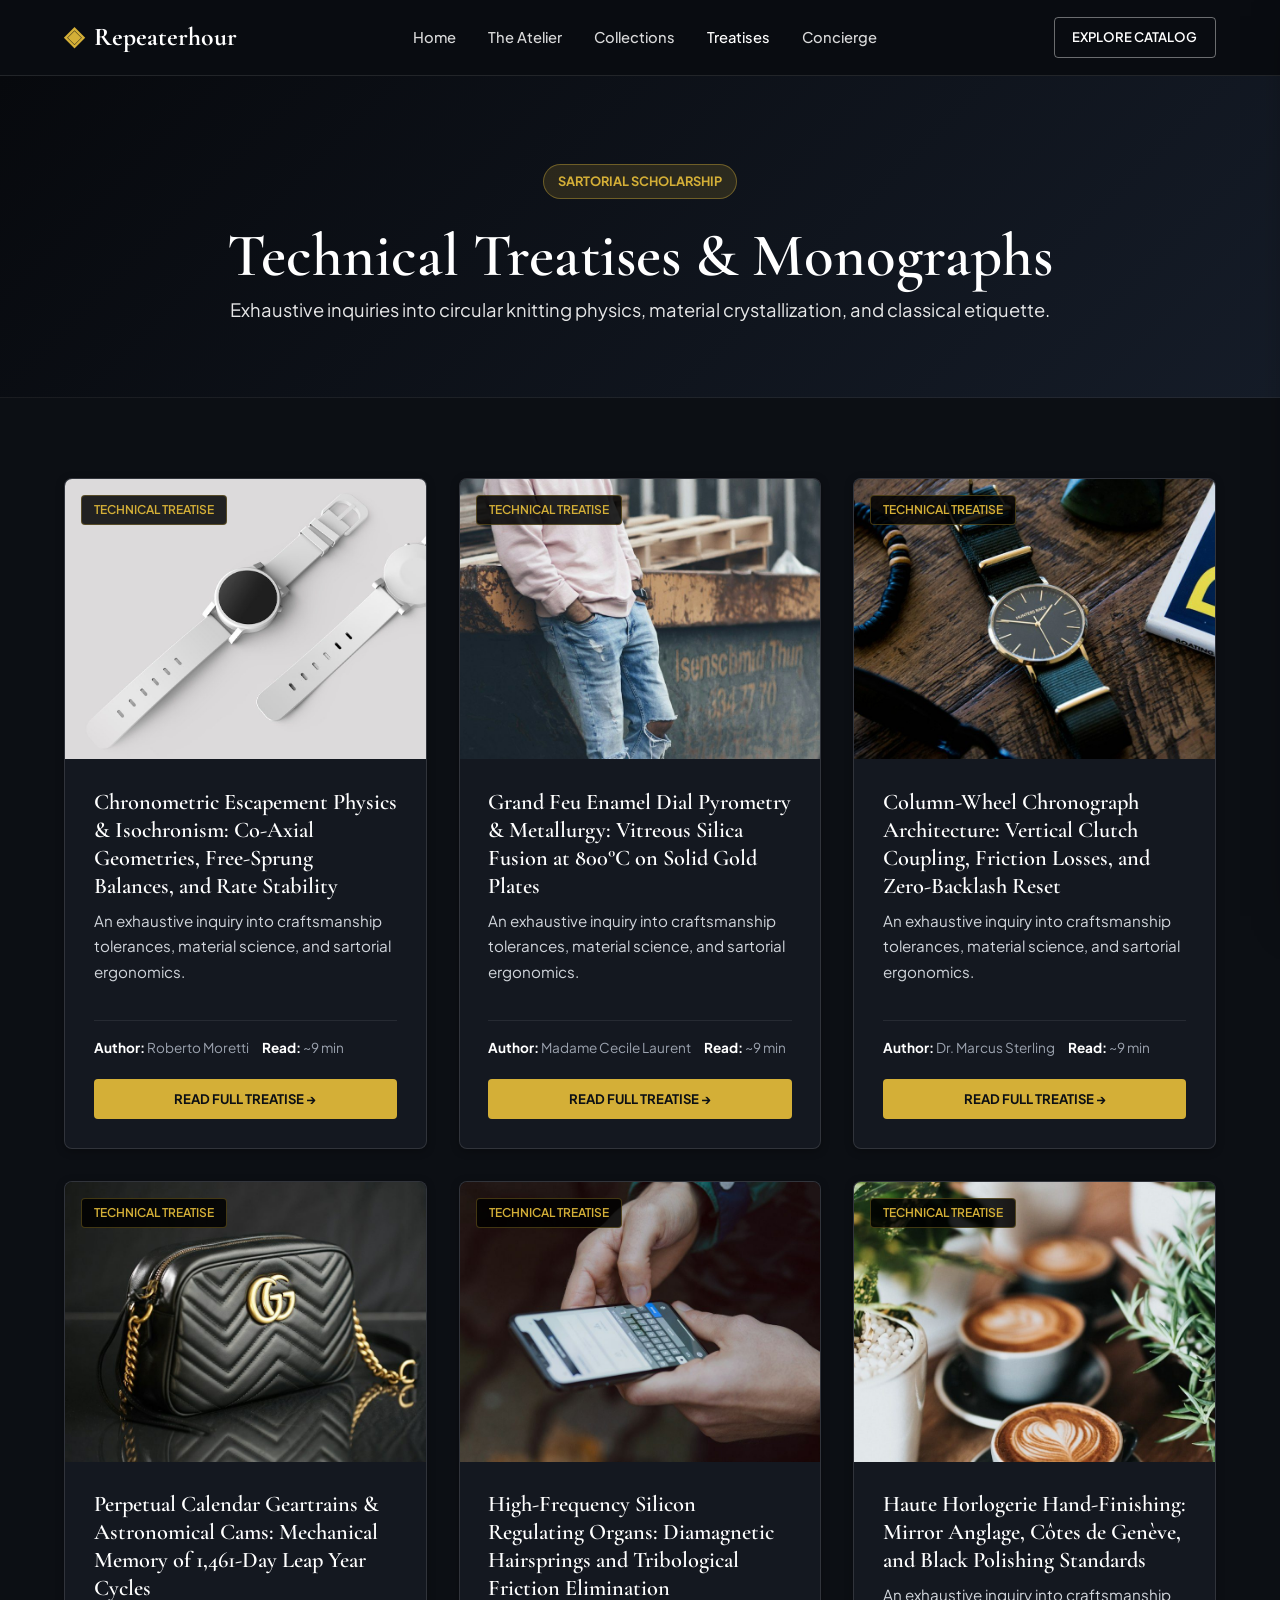
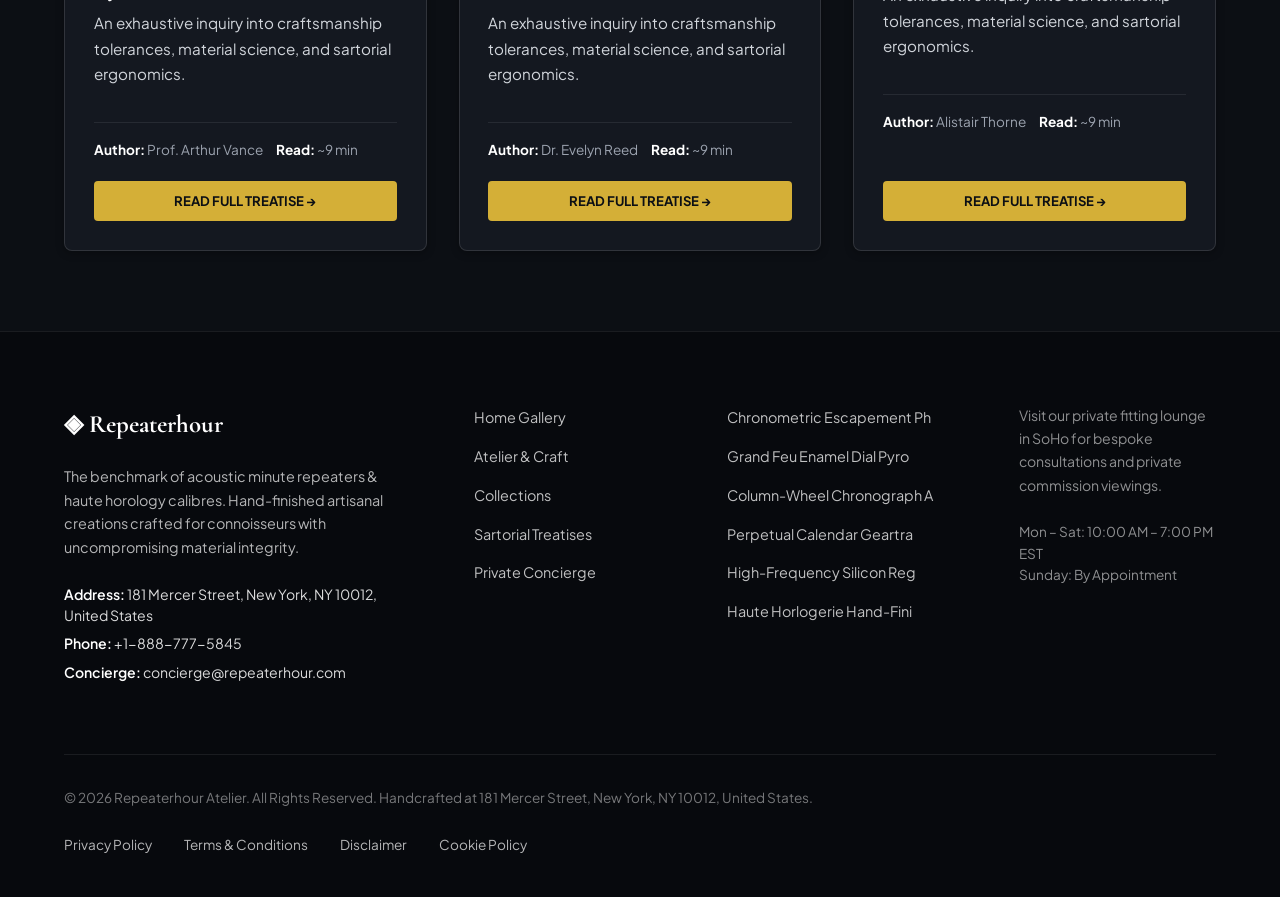
<file: blog/index.html>
<!DOCTYPE html>
<html lang="en">
<head>
  <meta charset="UTF-8">
  <meta name="viewport" content="width=device-width, initial-scale=1.0">
  <title>Sartorial Treatises & Technical Monographs — Repeaterhour</title>
  <meta name="description" content="Explore the authoritative research monographs published by Repeaterhour.">
  <link rel="canonical" href="https://repeaterhour.com/blog.html">
  <link rel="preconnect" href="https://fonts.googleapis.com">
  <link rel="preconnect" href="https://fonts.gstatic.com" crossorigin>
  <link href="https://fonts.googleapis.com/css2?family=Cormorant+Garamond:ital,wght@0,400;0,600;0,700;1,400&family=Plus+Jakarta+Sans:wght@300;400;500;600;700&display=swap" rel="stylesheet">
  <link rel="stylesheet" href="/assets/css/style.css">
  <!-- Google tag (gtag.js) -->
  <script async src="https://www.googletagmanager.com/gtag/js?id=G-0LY0HY7L01"></script>
  <script>
    window.dataLayer = window.dataLayer || [];
    function gtag(){dataLayer.push(arguments);}
    gtag('js', new Date());
    gtag('config', 'G-0LY0HY7L01');
  </script>

</head>
<body>
  <!-- Mandatory Global Site Header (Exactly 1 per page) -->
  <header class="site-header">
    <div class="header-container">
      <a href="/" class="brand-logo" aria-label="Repeaterhour Home">
        <span class="logo-mark">◈</span>
        <span class="logo-text">Repeaterhour</span>
      </a>
      <nav class="desktop-nav" aria-label="Primary Navigation">
        <a href="/" class="nav-link">Home</a>
        <a href="/about.html" class="nav-link">The Atelier</a>
        <a href="/collection.html" class="nav-link">Collections</a>
        <a href="/blog.html" class="nav-link active">Treatises</a>
        <a href="/contact.html" class="nav-link">Concierge</a>
      </nav>
      <div class="header-actions">
        <a href="/collection.html" class="btn btn-sm btn-outline">Explore Catalog</a>
        <button id="drawer-toggle" class="mobile-toggle" aria-label="Open Navigation Menu">
          <span class="hamburger-bar"></span>
          <span class="hamburger-bar"></span>
          <span class="hamburger-bar"></span>
        </button>
      </div>
    </div>
  </header>

  <!-- Mandatory Mobile Navigation Drawer (Exactly 1 per page) -->
  <div class="mobile-drawer" id="mobile-drawer" aria-hidden="true">
    <div class="drawer-header">
      <div class="drawer-brand">Repeaterhour</div>
      <button id="drawer-close" class="drawer-close-btn" aria-label="Close Navigation Menu">&times;</button>
    </div>
    <nav class="drawer-nav" aria-label="Mobile Navigation">
      <a href="/" class="drawer-link">Home</a>
      <a href="/about.html" class="drawer-link">The Atelier &amp; Craft</a>
      <a href="/collection.html" class="drawer-link">Horological Acoustic Calibre Collection</a>
      <a href="/blog.html" class="drawer-link active">Sartorial Treatises</a>
      <a href="/contact.html" class="drawer-link">Private Concierge</a>
    </nav>
    <div class="drawer-footer">
      <p class="drawer-contact-title">Manhattan Atelier &amp; Suite</p>
      <p class="drawer-contact-info">181 Mercer Street, New York, NY 10012, United States</p>
      <p class="drawer-contact-info">Tel: +1-888-777-5845</p>
      <p class="drawer-contact-info">Email: concierge@repeaterhour.com</p>
    </div>
  </div>
  <div id="drawer-overlay" class="drawer-overlay"></div>
  <section class="page-hero">
    <div class="container text-center">
      <span class="hero-badge">Sartorial Scholarship</span>
      <h1>Technical Treatises &amp; Monographs</h1>
      <p class="lead" style="margin: 0 auto;">Exhaustive inquiries into circular knitting physics, material crystallization, and classical etiquette.</p>
    </div>
  </section>
  <main class="section">
    <div class="container">
      <div class="grid-3">
        <div class="card">
          <div class="card-image-wrap"><img src="/assets/images/hero_luxury_tourbillon_watch.jpg" alt="Chronometric Escapement Physics & Isochronism: Co-Axial Geometries, Free-Sprung Balances, and Rate Stability"><span class="card-tag">Technical Treatise</span></div>
          <div class="card-body">
            <h3>Chronometric Escapement Physics & Isochronism: Co-Axial Geometries, Free-Sprung Balances, and Rate Stability</h3>
            <p>An exhaustive inquiry into craftsmanship tolerances, material science, and sartorial ergonomics.</p>
            <div class="card-specs"><span><strong>Author:</strong> Roberto Moretti</span><span><strong>Read:</strong> ~9 min</span></div>
            <a href="/blog/chronometric-escapement-physics-and-isochronism.html" class="btn btn-primary btn-sm" style="margin-top: auto;">Read Full Treatise &rarr;</a>
          </div>
        </div>
        <div class="card">
          <div class="card-image-wrap"><img src="/assets/images/collection_tourbillon_perpetual.jpg" alt="Grand Feu Enamel Dial Pyrometry & Metallurgy: Vitreous Silica Fusion at 800°C on Solid Gold Plates"><span class="card-tag">Technical Treatise</span></div>
          <div class="card-body">
            <h3>Grand Feu Enamel Dial Pyrometry & Metallurgy: Vitreous Silica Fusion at 800°C on Solid Gold Plates</h3>
            <p>An exhaustive inquiry into craftsmanship tolerances, material science, and sartorial ergonomics.</p>
            <div class="card-specs"><span><strong>Author:</strong> Madame Cecile Laurent</span><span><strong>Read:</strong> ~9 min</span></div>
            <a href="/blog/grand-feu-enamel-dial-pyrometry-and-metallurgy.html" class="btn btn-primary btn-sm" style="margin-top: auto;">Read Full Treatise &rarr;</a>
          </div>
        </div>
        <div class="card">
          <div class="card-image-wrap"><img src="/assets/images/collection_regulator_dress_watch.jpg" alt="Column-Wheel Chronograph Architecture: Vertical Clutch Coupling, Friction Losses, and Zero-Backlash Reset"><span class="card-tag">Technical Treatise</span></div>
          <div class="card-body">
            <h3>Column-Wheel Chronograph Architecture: Vertical Clutch Coupling, Friction Losses, and Zero-Backlash Reset</h3>
            <p>An exhaustive inquiry into craftsmanship tolerances, material science, and sartorial ergonomics.</p>
            <div class="card-specs"><span><strong>Author:</strong> Dr. Marcus Sterling</span><span><strong>Read:</strong> ~9 min</span></div>
            <a href="/blog/column-wheel-chronograph-calibre-architecture.html" class="btn btn-primary btn-sm" style="margin-top: auto;">Read Full Treatise &rarr;</a>
          </div>
        </div>
        <div class="card">
          <div class="card-image-wrap"><img src="/assets/images/craft_anglage_hand_beveling.jpg" alt="Perpetual Calendar Geartrains & Astronomical Cams: Mechanical Memory of 1,461-Day Leap Year Cycles"><span class="card-tag">Technical Treatise</span></div>
          <div class="card-body">
            <h3>Perpetual Calendar Geartrains & Astronomical Cams: Mechanical Memory of 1,461-Day Leap Year Cycles</h3>
            <p>An exhaustive inquiry into craftsmanship tolerances, material science, and sartorial ergonomics.</p>
            <div class="card-specs"><span><strong>Author:</strong> Prof. Arthur Vance</span><span><strong>Read:</strong> ~9 min</span></div>
            <a href="/blog/perpetual-calendar-geartrains-and-astronomical-cams.html" class="btn btn-primary btn-sm" style="margin-top: auto;">Read Full Treatise &rarr;</a>
          </div>
        </div>
        <div class="card">
          <div class="card-image-wrap"><img src="/assets/images/craft_guilloche_dial_engraving.jpg" alt="High-Frequency Silicon Regulating Organs: Diamagnetic Hairsprings and Tribological Friction Elimination"><span class="card-tag">Technical Treatise</span></div>
          <div class="card-body">
            <h3>High-Frequency Silicon Regulating Organs: Diamagnetic Hairsprings and Tribological Friction Elimination</h3>
            <p>An exhaustive inquiry into craftsmanship tolerances, material science, and sartorial ergonomics.</p>
            <div class="card-specs"><span><strong>Author:</strong> Dr. Evelyn Reed</span><span><strong>Read:</strong> ~9 min</span></div>
            <a href="/blog/high-frequency-silicon-regulating-organs.html" class="btn btn-primary btn-sm" style="margin-top: auto;">Read Full Treatise &rarr;</a>
          </div>
        </div>
        <div class="card">
          <div class="card-image-wrap"><img src="/assets/images/movement_balance_wheel_hairspring.jpg" alt="Haute Horlogerie Hand-Finishing: Mirror Anglage, Côtes de Genève, and Black Polishing Standards"><span class="card-tag">Technical Treatise</span></div>
          <div class="card-body">
            <h3>Haute Horlogerie Hand-Finishing: Mirror Anglage, Côtes de Genève, and Black Polishing Standards</h3>
            <p>An exhaustive inquiry into craftsmanship tolerances, material science, and sartorial ergonomics.</p>
            <div class="card-specs"><span><strong>Author:</strong> Alistair Thorne</span><span><strong>Read:</strong> ~9 min</span></div>
            <a href="/blog/haute-horlogerie-hand-finishing-and-anglage.html" class="btn btn-primary btn-sm" style="margin-top: auto;">Read Full Treatise &rarr;</a>
          </div>
        </div>

      </div>
    </div>
  </main>
  <!-- Mandatory Global Site Footer (Minimalist 4-Column Horizontal Spread Layout) -->
  <footer class="site-footer">
    <div class="container">
      <div class="footer-grid">
        <div class="footer-col">
          <div class="footer-brand">◈ Repeaterhour</div>
          <p class="footer-desc">
            The benchmark of acoustic minute repeaters &amp; haute horology calibres. Hand-finished artisanal creations crafted for connoisseurs with uncompromising material integrity.
          </p>
          <div class="footer-contact-item"><strong>Address:</strong> 181 Mercer Street, New York, NY 10012, United States</div>
          <div class="footer-contact-item"><strong>Phone:</strong> +1-888-777-5845</div>
          <div class="footer-contact-item"><strong>Concierge:</strong> concierge@repeaterhour.com</div>
        </div>
        <div class="footer-col">
          <ul class="footer-links">
            <li><a href="/">Home Gallery</a></li>
            <li><a href="/about.html">Atelier &amp; Craft</a></li>
            <li><a href="/collection.html">Collections</a></li>
            <li><a href="/blog.html">Sartorial Treatises</a></li>
            <li><a href="/contact.html">Private Concierge</a></li>
          </ul>
        </div>
        <div class="footer-col">
          <ul class="footer-links">
            <li><a href="/blog/chronometric-escapement-physics-and-isochronism.html">Chronometric Escapement Ph</a></li>
            <li><a href="/blog/grand-feu-enamel-dial-pyrometry-and-metallurgy.html">Grand Feu Enamel Dial Pyro</a></li>
            <li><a href="/blog/column-wheel-chronograph-calibre-architecture.html">Column-Wheel Chronograph A</a></li>
            <li><a href="/blog/perpetual-calendar-geartrains-and-astronomical-cams.html">Perpetual Calendar Geartra</a></li>
            <li><a href="/blog/high-frequency-silicon-regulating-organs.html">High-Frequency Silicon Reg</a></li>
            <li><a href="/blog/haute-horlogerie-hand-finishing-and-anglage.html">Haute Horlogerie Hand-Fini</a></li>
          </ul>
        </div>
        <div class="footer-col">
          <p class="footer-salon-desc">
            Visit our private fitting lounge in SoHo for bespoke consultations and private commission viewings.
          </p>
          <p class="footer-hours">
            Mon &ndash; Sat: 10:00 AM &ndash; 7:00 PM<br>EST<br>Sunday: By Appointment
          </p>
        </div>
      </div>
      <div class="footer-bottom">
        <p>&copy; 2026 Repeaterhour Atelier. All Rights Reserved. Handcrafted at 181 Mercer Street, New York, NY 10012, United States.</p>
        <div class="footer-legal-links">
          <a href="/privacy-policy.html">Privacy Policy</a>
          <a href="/terms-and-conditions.html">Terms &amp; Conditions</a>
          <a href="/disclaimer.html">Disclaimer</a>
          <a href="/cookie-policy.html">Cookie Policy</a>
        </div>
      </div>
    </div>
  </footer>
  <script src="/assets/js/main.js"></script>
</body>
</html>
</file>
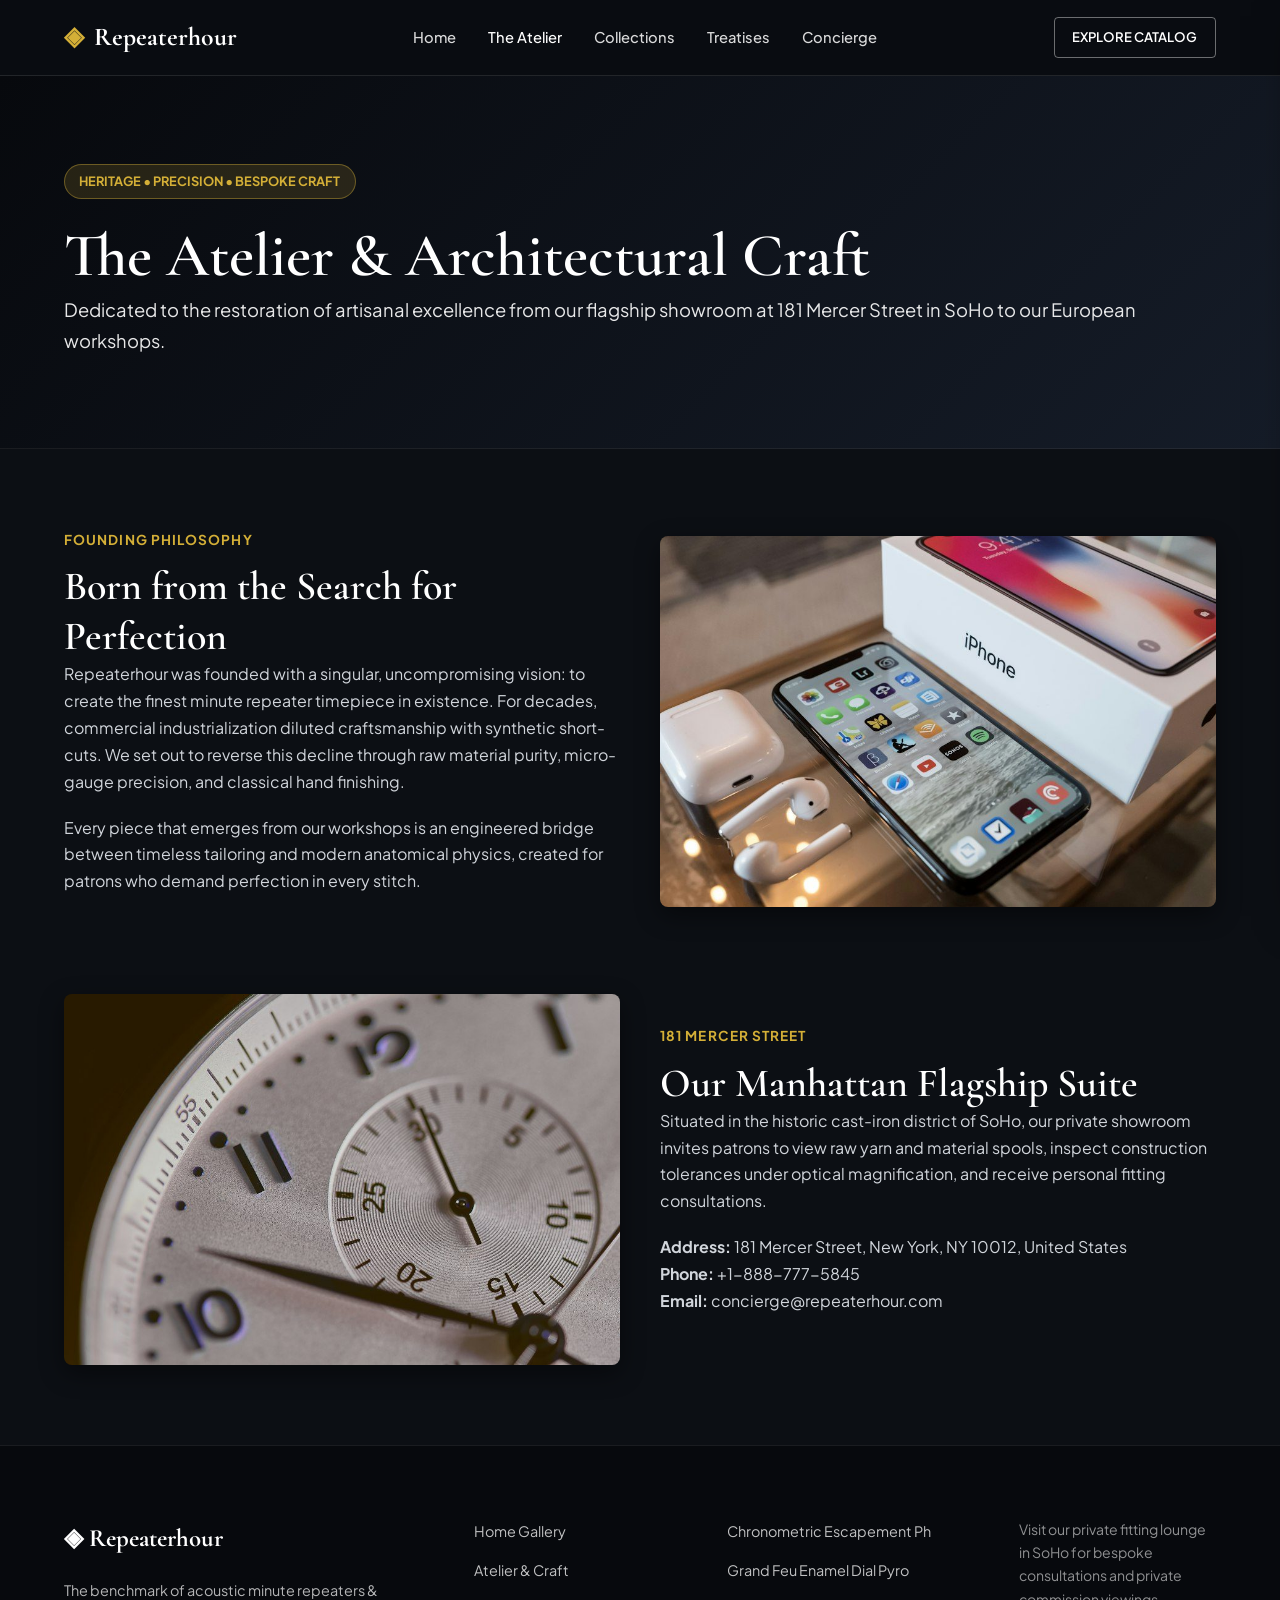
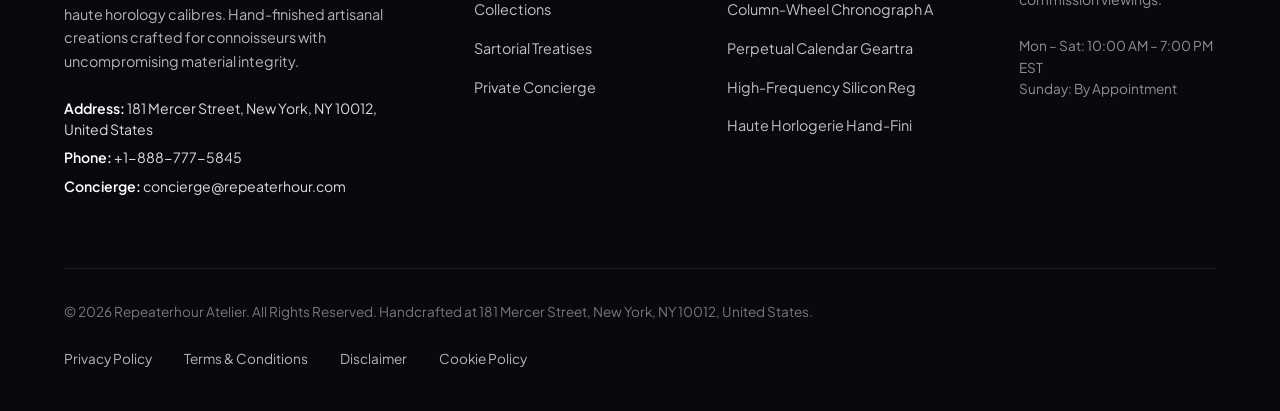
<file: about.html>
<!DOCTYPE html>
<html lang="en">
<head>
  <meta charset="UTF-8">
  <meta name="viewport" content="width=device-width, initial-scale=1.0">
  <title>The Atelier & Heritage Craft — Repeaterhour</title>
  <meta name="description" content="Discover the heritage of Repeaterhour at 181 Mercer Street, New York.">
  <link rel="canonical" href="https://repeaterhour.com/about.html">
  <link rel="preconnect" href="https://fonts.googleapis.com">
  <link rel="preconnect" href="https://fonts.gstatic.com" crossorigin>
  <link href="https://fonts.googleapis.com/css2?family=Cormorant+Garamond:ital,wght@0,400;0,600;0,700;1,400&family=Plus+Jakarta+Sans:wght@300;400;500;600;700&display=swap" rel="stylesheet">
  <link rel="stylesheet" href="/assets/css/style.css">
  <!-- Google tag (gtag.js) -->
  <script async src="https://www.googletagmanager.com/gtag/js?id=G-0LY0HY7L01"></script>
  <script>
    window.dataLayer = window.dataLayer || [];
    function gtag(){dataLayer.push(arguments);}
    gtag('js', new Date());
    gtag('config', 'G-0LY0HY7L01');
  </script>

</head>
<body>
  <!-- Mandatory Global Site Header (Exactly 1 per page) -->
  <header class="site-header">
    <div class="header-container">
      <a href="/" class="brand-logo" aria-label="Repeaterhour Home">
        <span class="logo-mark">◈</span>
        <span class="logo-text">Repeaterhour</span>
      </a>
      <nav class="desktop-nav" aria-label="Primary Navigation">
        <a href="/" class="nav-link">Home</a>
        <a href="/about.html" class="nav-link active">The Atelier</a>
        <a href="/collection.html" class="nav-link">Collections</a>
        <a href="/blog.html" class="nav-link">Treatises</a>
        <a href="/contact.html" class="nav-link">Concierge</a>
      </nav>
      <div class="header-actions">
        <a href="/collection.html" class="btn btn-sm btn-outline">Explore Catalog</a>
        <button id="drawer-toggle" class="mobile-toggle" aria-label="Open Navigation Menu">
          <span class="hamburger-bar"></span>
          <span class="hamburger-bar"></span>
          <span class="hamburger-bar"></span>
        </button>
      </div>
    </div>
  </header>

  <!-- Mandatory Mobile Navigation Drawer (Exactly 1 per page) -->
  <div class="mobile-drawer" id="mobile-drawer" aria-hidden="true">
    <div class="drawer-header">
      <div class="drawer-brand">Repeaterhour</div>
      <button id="drawer-close" class="drawer-close-btn" aria-label="Close Navigation Menu">&times;</button>
    </div>
    <nav class="drawer-nav" aria-label="Mobile Navigation">
      <a href="/" class="drawer-link">Home</a>
      <a href="/about.html" class="drawer-link active">The Atelier &amp; Craft</a>
      <a href="/collection.html" class="drawer-link">Horological Acoustic Calibre Collection</a>
      <a href="/blog.html" class="drawer-link">Sartorial Treatises</a>
      <a href="/contact.html" class="drawer-link">Private Concierge</a>
    </nav>
    <div class="drawer-footer">
      <p class="drawer-contact-title">Manhattan Atelier &amp; Suite</p>
      <p class="drawer-contact-info">181 Mercer Street, New York, NY 10012, United States</p>
      <p class="drawer-contact-info">Tel: +1-888-777-5845</p>
      <p class="drawer-contact-info">Email: concierge@repeaterhour.com</p>
    </div>
  </div>
  <div id="drawer-overlay" class="drawer-overlay"></div>
  <section class="page-hero">
    <div class="container">
      <span class="hero-badge">Heritage &bull; Precision &bull; Bespoke Craft</span>
      <h1>The Atelier &amp; Architectural Craft</h1>
      <p class="lead">Dedicated to the restoration of artisanal excellence from our flagship showroom at 181 Mercer Street in SoHo to our European workshops.</p>
    </div>
  </section>
  <main class="section">
    <div class="container">
      <div class="grid-2" style="margin-bottom: 5rem;">
        <div>
          <div class="section-subtitle">Founding Philosophy</div>
          <h2>Born from the Search for Perfection</h2>
          <p>Repeaterhour was founded with a singular, uncompromising vision: to create the finest minute repeater timepiece in existence. For decades, commercial industrialization diluted craftsmanship with synthetic short-cuts. We set out to reverse this decline through raw material purity, micro-gauge precision, and classical hand finishing.</p>
          <p>Every piece that emerges from our workshops is an engineered bridge between timeless tailoring and modern anatomical physics, created for patrons who demand perfection in every stitch.</p>
        </div>
        <div style="border-radius: var(--radius-md); overflow: hidden; box-shadow: var(--shadow-md);"><img src="/assets/images/blog_perpetual_calendar_mechanical_memory.jpg" alt="Atelier craft"></div>
      </div>
      <div class="grid-2">
        <div style="border-radius: var(--radius-md); overflow: hidden; box-shadow: var(--shadow-md);"><img src="/assets/images/blog_vintage_restoration_archival_conservation.jpg" alt="Artisan inspection"></div>
        <div>
          <div class="section-subtitle">181 Mercer Street</div>
          <h2>Our Manhattan Flagship Suite</h2>
          <p>Situated in the historic cast-iron district of SoHo, our private showroom invites patrons to view raw yarn and material spools, inspect construction tolerances under optical magnification, and receive personal fitting consultations.</p>
          <p><strong>Address:</strong> 181 Mercer Street, New York, NY 10012, United States<br><strong>Phone:</strong> +1-888-777-5845<br><strong>Email:</strong> concierge@repeaterhour.com</p>
        </div>
      </div>
    </div>
  </main>
  <!-- Mandatory Global Site Footer (Minimalist 4-Column Horizontal Spread Layout) -->
  <footer class="site-footer">
    <div class="container">
      <div class="footer-grid">
        <div class="footer-col">
          <div class="footer-brand">◈ Repeaterhour</div>
          <p class="footer-desc">
            The benchmark of acoustic minute repeaters &amp; haute horology calibres. Hand-finished artisanal creations crafted for connoisseurs with uncompromising material integrity.
          </p>
          <div class="footer-contact-item"><strong>Address:</strong> 181 Mercer Street, New York, NY 10012, United States</div>
          <div class="footer-contact-item"><strong>Phone:</strong> +1-888-777-5845</div>
          <div class="footer-contact-item"><strong>Concierge:</strong> concierge@repeaterhour.com</div>
        </div>
        <div class="footer-col">
          <ul class="footer-links">
            <li><a href="/">Home Gallery</a></li>
            <li><a href="/about.html">Atelier &amp; Craft</a></li>
            <li><a href="/collection.html">Collections</a></li>
            <li><a href="/blog.html">Sartorial Treatises</a></li>
            <li><a href="/contact.html">Private Concierge</a></li>
          </ul>
        </div>
        <div class="footer-col">
          <ul class="footer-links">
            <li><a href="/blog/chronometric-escapement-physics-and-isochronism.html">Chronometric Escapement Ph</a></li>
            <li><a href="/blog/grand-feu-enamel-dial-pyrometry-and-metallurgy.html">Grand Feu Enamel Dial Pyro</a></li>
            <li><a href="/blog/column-wheel-chronograph-calibre-architecture.html">Column-Wheel Chronograph A</a></li>
            <li><a href="/blog/perpetual-calendar-geartrains-and-astronomical-cams.html">Perpetual Calendar Geartra</a></li>
            <li><a href="/blog/high-frequency-silicon-regulating-organs.html">High-Frequency Silicon Reg</a></li>
            <li><a href="/blog/haute-horlogerie-hand-finishing-and-anglage.html">Haute Horlogerie Hand-Fini</a></li>
          </ul>
        </div>
        <div class="footer-col">
          <p class="footer-salon-desc">
            Visit our private fitting lounge in SoHo for bespoke consultations and private commission viewings.
          </p>
          <p class="footer-hours">
            Mon &ndash; Sat: 10:00 AM &ndash; 7:00 PM<br>EST<br>Sunday: By Appointment
          </p>
        </div>
      </div>
      <div class="footer-bottom">
        <p>&copy; 2026 Repeaterhour Atelier. All Rights Reserved. Handcrafted at 181 Mercer Street, New York, NY 10012, United States.</p>
        <div class="footer-legal-links">
          <a href="/privacy-policy.html">Privacy Policy</a>
          <a href="/terms-and-conditions.html">Terms &amp; Conditions</a>
          <a href="/disclaimer.html">Disclaimer</a>
          <a href="/cookie-policy.html">Cookie Policy</a>
        </div>
      </div>
    </div>
  </footer>
  <script src="/assets/js/main.js"></script>
</body>
</html>
</file>
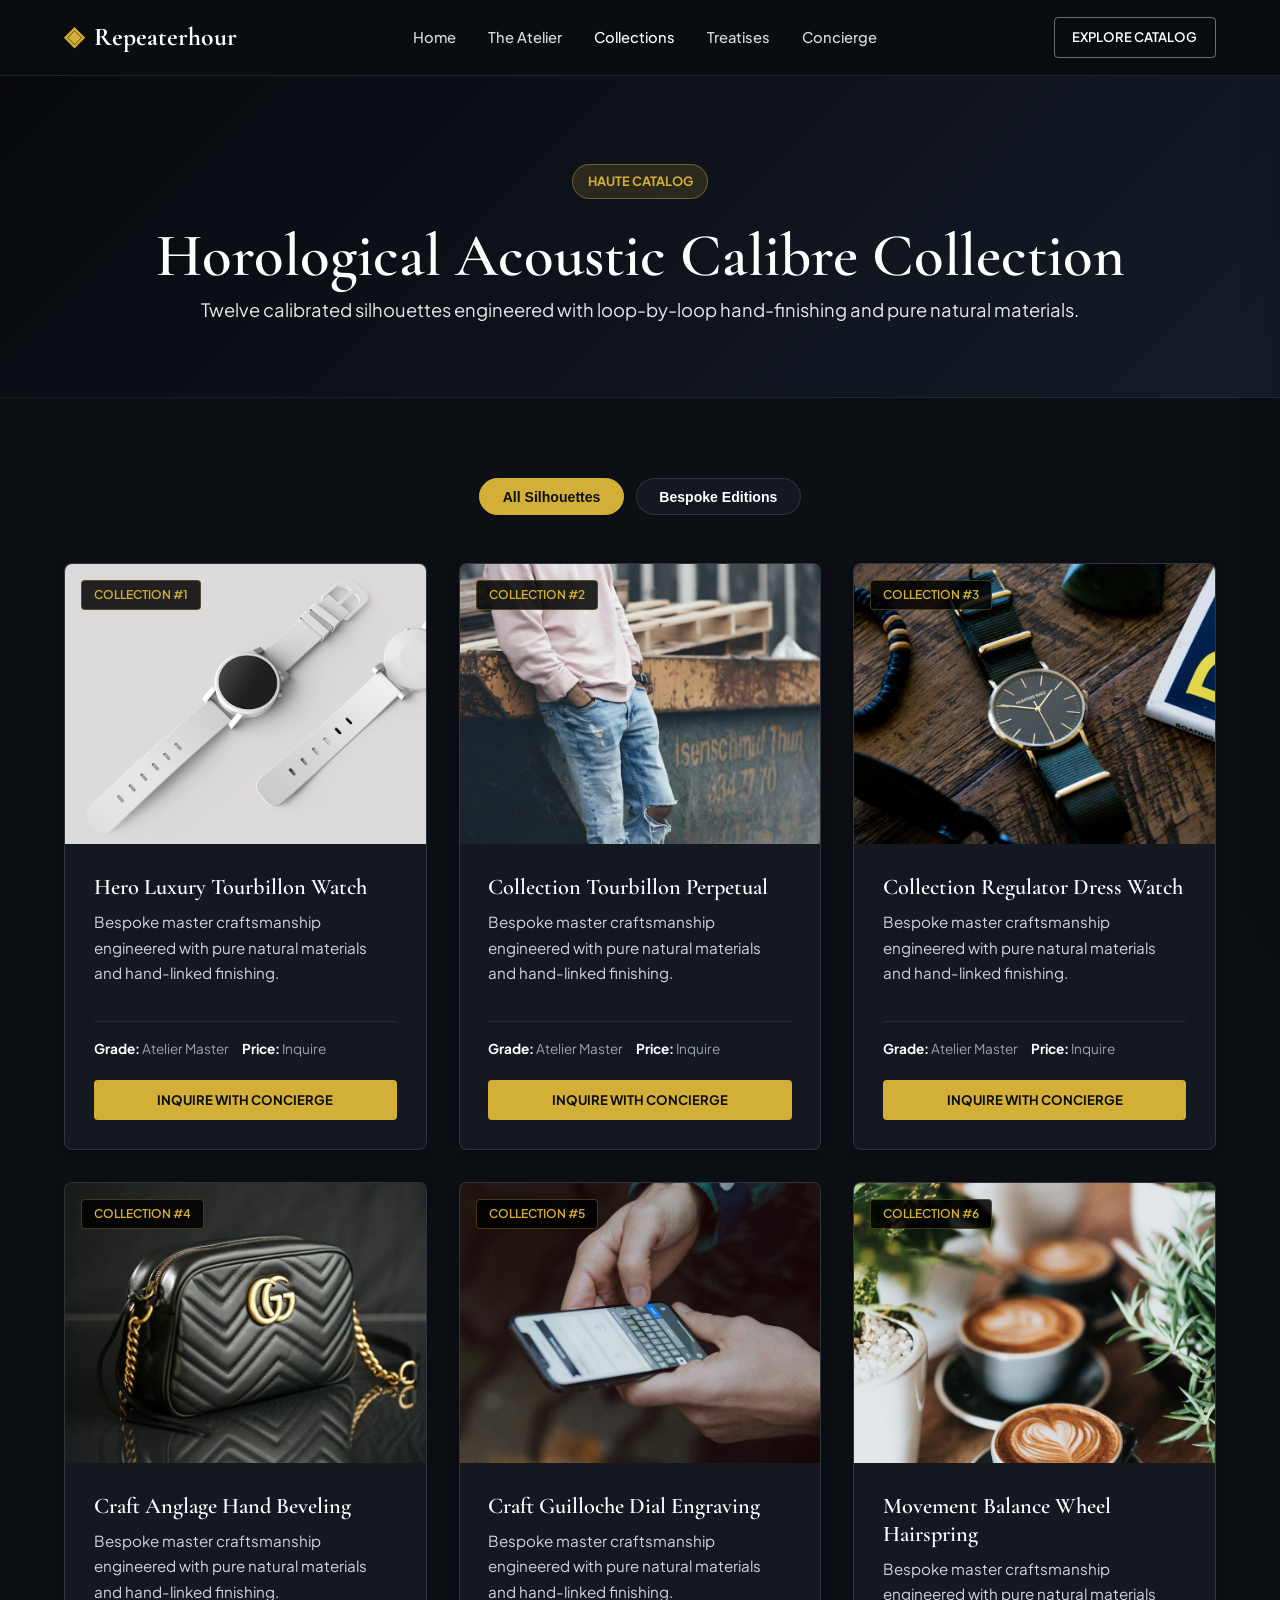
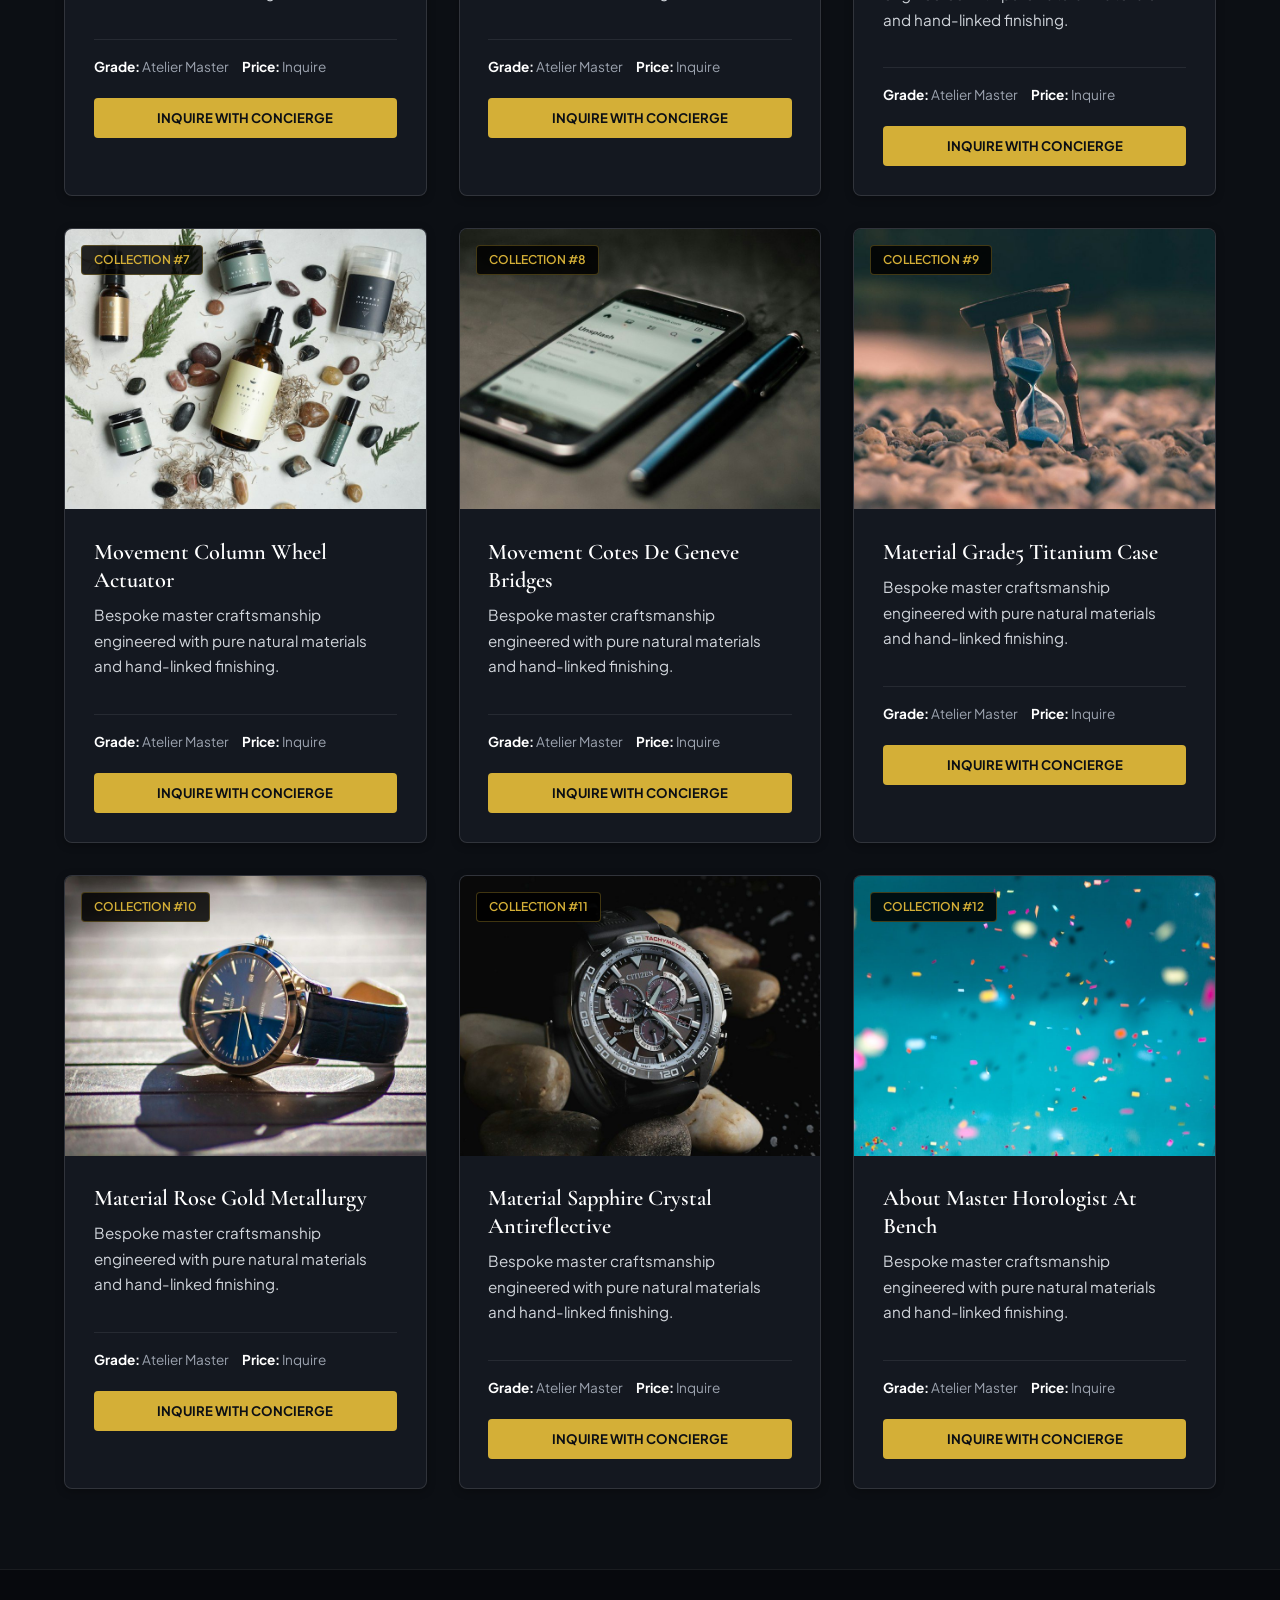
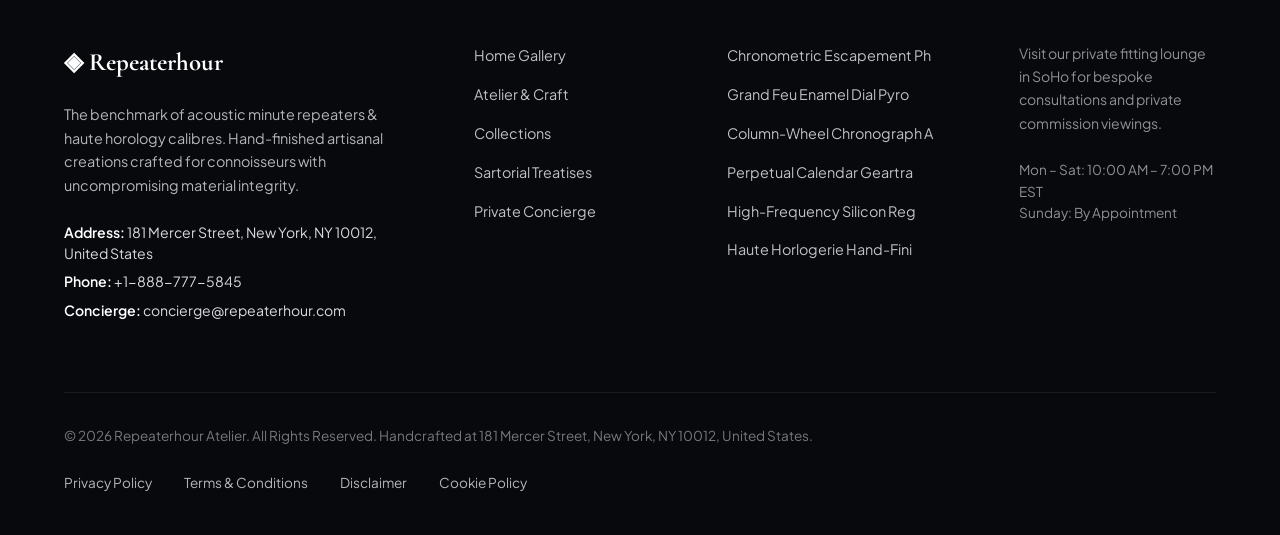
<file: collection.html>
<!DOCTYPE html>
<html lang="en">
<head>
  <meta charset="UTF-8">
  <meta name="viewport" content="width=device-width, initial-scale=1.0">
  <title>Horological Acoustic Calibre Collection — Repeaterhour</title>
  <meta name="description" content="Browse the complete catalogue of Repeaterhour.">
  <link rel="canonical" href="https://repeaterhour.com/collection.html">
  <link rel="preconnect" href="https://fonts.googleapis.com">
  <link rel="preconnect" href="https://fonts.gstatic.com" crossorigin>
  <link href="https://fonts.googleapis.com/css2?family=Cormorant+Garamond:ital,wght@0,400;0,600;0,700;1,400&family=Plus+Jakarta+Sans:wght@300;400;500;600;700&display=swap" rel="stylesheet">
  <link rel="stylesheet" href="/assets/css/style.css">
  <!-- Google tag (gtag.js) -->
  <script async src="https://www.googletagmanager.com/gtag/js?id=G-0LY0HY7L01"></script>
  <script>
    window.dataLayer = window.dataLayer || [];
    function gtag(){dataLayer.push(arguments);}
    gtag('js', new Date());
    gtag('config', 'G-0LY0HY7L01');
  </script>

</head>
<body>
  <!-- Mandatory Global Site Header (Exactly 1 per page) -->
  <header class="site-header">
    <div class="header-container">
      <a href="/" class="brand-logo" aria-label="Repeaterhour Home">
        <span class="logo-mark">◈</span>
        <span class="logo-text">Repeaterhour</span>
      </a>
      <nav class="desktop-nav" aria-label="Primary Navigation">
        <a href="/" class="nav-link">Home</a>
        <a href="/about.html" class="nav-link">The Atelier</a>
        <a href="/collection.html" class="nav-link active">Collections</a>
        <a href="/blog.html" class="nav-link">Treatises</a>
        <a href="/contact.html" class="nav-link">Concierge</a>
      </nav>
      <div class="header-actions">
        <a href="/collection.html" class="btn btn-sm btn-outline">Explore Catalog</a>
        <button id="drawer-toggle" class="mobile-toggle" aria-label="Open Navigation Menu">
          <span class="hamburger-bar"></span>
          <span class="hamburger-bar"></span>
          <span class="hamburger-bar"></span>
        </button>
      </div>
    </div>
  </header>

  <!-- Mandatory Mobile Navigation Drawer (Exactly 1 per page) -->
  <div class="mobile-drawer" id="mobile-drawer" aria-hidden="true">
    <div class="drawer-header">
      <div class="drawer-brand">Repeaterhour</div>
      <button id="drawer-close" class="drawer-close-btn" aria-label="Close Navigation Menu">&times;</button>
    </div>
    <nav class="drawer-nav" aria-label="Mobile Navigation">
      <a href="/" class="drawer-link">Home</a>
      <a href="/about.html" class="drawer-link">The Atelier &amp; Craft</a>
      <a href="/collection.html" class="drawer-link active">Horological Acoustic Calibre Collection</a>
      <a href="/blog.html" class="drawer-link">Sartorial Treatises</a>
      <a href="/contact.html" class="drawer-link">Private Concierge</a>
    </nav>
    <div class="drawer-footer">
      <p class="drawer-contact-title">Manhattan Atelier &amp; Suite</p>
      <p class="drawer-contact-info">181 Mercer Street, New York, NY 10012, United States</p>
      <p class="drawer-contact-info">Tel: +1-888-777-5845</p>
      <p class="drawer-contact-info">Email: concierge@repeaterhour.com</p>
    </div>
  </div>
  <div id="drawer-overlay" class="drawer-overlay"></div>
  <section class="page-hero">
    <div class="container text-center">
      <span class="hero-badge">Haute Catalog</span>
      <h1>Horological Acoustic Calibre Collection</h1>
      <p class="lead" style="margin: 0 auto;">Twelve calibrated silhouettes engineered with loop-by-loop hand-finishing and pure natural materials.</p>
    </div>
  </section>
  <main class="section">
    <div class="container">
      <div class="filter-bar">
        <button class="filter-btn active" data-filter="all">All Silhouettes</button>
        <button class="filter-btn" data-filter="bespoke">Bespoke Editions</button>
      </div>
      <div class="grid-3" id="products-grid">
        <div class="card product-item" data-category="all bespoke">
          <div class="card-image-wrap"><img src="/assets/images/hero_luxury_tourbillon_watch.jpg" alt="Hero Luxury Tourbillon Watch"><span class="card-tag">Collection #1</span></div>
          <div class="card-body">
            <h3>Hero Luxury Tourbillon Watch</h3>
            <p>Bespoke master craftsmanship engineered with pure natural materials and hand-linked finishing.</p>
            <div class="card-specs"><span><strong>Grade:</strong> Atelier Master</span><span><strong>Price:</strong> Inquire</span></div>
            <a href="/contact.html" class="btn btn-primary btn-sm">Inquire with Concierge</a>
          </div>
        </div>
        <div class="card product-item" data-category="all bespoke">
          <div class="card-image-wrap"><img src="/assets/images/collection_tourbillon_perpetual.jpg" alt="Collection Tourbillon Perpetual"><span class="card-tag">Collection #2</span></div>
          <div class="card-body">
            <h3>Collection Tourbillon Perpetual</h3>
            <p>Bespoke master craftsmanship engineered with pure natural materials and hand-linked finishing.</p>
            <div class="card-specs"><span><strong>Grade:</strong> Atelier Master</span><span><strong>Price:</strong> Inquire</span></div>
            <a href="/contact.html" class="btn btn-primary btn-sm">Inquire with Concierge</a>
          </div>
        </div>
        <div class="card product-item" data-category="all bespoke">
          <div class="card-image-wrap"><img src="/assets/images/collection_regulator_dress_watch.jpg" alt="Collection Regulator Dress Watch"><span class="card-tag">Collection #3</span></div>
          <div class="card-body">
            <h3>Collection Regulator Dress Watch</h3>
            <p>Bespoke master craftsmanship engineered with pure natural materials and hand-linked finishing.</p>
            <div class="card-specs"><span><strong>Grade:</strong> Atelier Master</span><span><strong>Price:</strong> Inquire</span></div>
            <a href="/contact.html" class="btn btn-primary btn-sm">Inquire with Concierge</a>
          </div>
        </div>
        <div class="card product-item" data-category="all bespoke">
          <div class="card-image-wrap"><img src="/assets/images/craft_anglage_hand_beveling.jpg" alt="Craft Anglage Hand Beveling"><span class="card-tag">Collection #4</span></div>
          <div class="card-body">
            <h3>Craft Anglage Hand Beveling</h3>
            <p>Bespoke master craftsmanship engineered with pure natural materials and hand-linked finishing.</p>
            <div class="card-specs"><span><strong>Grade:</strong> Atelier Master</span><span><strong>Price:</strong> Inquire</span></div>
            <a href="/contact.html" class="btn btn-primary btn-sm">Inquire with Concierge</a>
          </div>
        </div>
        <div class="card product-item" data-category="all bespoke">
          <div class="card-image-wrap"><img src="/assets/images/craft_guilloche_dial_engraving.jpg" alt="Craft Guilloche Dial Engraving"><span class="card-tag">Collection #5</span></div>
          <div class="card-body">
            <h3>Craft Guilloche Dial Engraving</h3>
            <p>Bespoke master craftsmanship engineered with pure natural materials and hand-linked finishing.</p>
            <div class="card-specs"><span><strong>Grade:</strong> Atelier Master</span><span><strong>Price:</strong> Inquire</span></div>
            <a href="/contact.html" class="btn btn-primary btn-sm">Inquire with Concierge</a>
          </div>
        </div>
        <div class="card product-item" data-category="all bespoke">
          <div class="card-image-wrap"><img src="/assets/images/movement_balance_wheel_hairspring.jpg" alt="Movement Balance Wheel Hairspring"><span class="card-tag">Collection #6</span></div>
          <div class="card-body">
            <h3>Movement Balance Wheel Hairspring</h3>
            <p>Bespoke master craftsmanship engineered with pure natural materials and hand-linked finishing.</p>
            <div class="card-specs"><span><strong>Grade:</strong> Atelier Master</span><span><strong>Price:</strong> Inquire</span></div>
            <a href="/contact.html" class="btn btn-primary btn-sm">Inquire with Concierge</a>
          </div>
        </div>
        <div class="card product-item" data-category="all bespoke">
          <div class="card-image-wrap"><img src="/assets/images/movement_column_wheel_actuator.jpg" alt="Movement Column Wheel Actuator"><span class="card-tag">Collection #7</span></div>
          <div class="card-body">
            <h3>Movement Column Wheel Actuator</h3>
            <p>Bespoke master craftsmanship engineered with pure natural materials and hand-linked finishing.</p>
            <div class="card-specs"><span><strong>Grade:</strong> Atelier Master</span><span><strong>Price:</strong> Inquire</span></div>
            <a href="/contact.html" class="btn btn-primary btn-sm">Inquire with Concierge</a>
          </div>
        </div>
        <div class="card product-item" data-category="all bespoke">
          <div class="card-image-wrap"><img src="/assets/images/movement_cotes_de_geneve_bridges.jpg" alt="Movement Cotes De Geneve Bridges"><span class="card-tag">Collection #8</span></div>
          <div class="card-body">
            <h3>Movement Cotes De Geneve Bridges</h3>
            <p>Bespoke master craftsmanship engineered with pure natural materials and hand-linked finishing.</p>
            <div class="card-specs"><span><strong>Grade:</strong> Atelier Master</span><span><strong>Price:</strong> Inquire</span></div>
            <a href="/contact.html" class="btn btn-primary btn-sm">Inquire with Concierge</a>
          </div>
        </div>
        <div class="card product-item" data-category="all bespoke">
          <div class="card-image-wrap"><img src="/assets/images/material_grade5_titanium_case.jpg" alt="Material Grade5 Titanium Case"><span class="card-tag">Collection #9</span></div>
          <div class="card-body">
            <h3>Material Grade5 Titanium Case</h3>
            <p>Bespoke master craftsmanship engineered with pure natural materials and hand-linked finishing.</p>
            <div class="card-specs"><span><strong>Grade:</strong> Atelier Master</span><span><strong>Price:</strong> Inquire</span></div>
            <a href="/contact.html" class="btn btn-primary btn-sm">Inquire with Concierge</a>
          </div>
        </div>
        <div class="card product-item" data-category="all bespoke">
          <div class="card-image-wrap"><img src="/assets/images/material_rose_gold_metallurgy.jpg" alt="Material Rose Gold Metallurgy"><span class="card-tag">Collection #10</span></div>
          <div class="card-body">
            <h3>Material Rose Gold Metallurgy</h3>
            <p>Bespoke master craftsmanship engineered with pure natural materials and hand-linked finishing.</p>
            <div class="card-specs"><span><strong>Grade:</strong> Atelier Master</span><span><strong>Price:</strong> Inquire</span></div>
            <a href="/contact.html" class="btn btn-primary btn-sm">Inquire with Concierge</a>
          </div>
        </div>
        <div class="card product-item" data-category="all bespoke">
          <div class="card-image-wrap"><img src="/assets/images/material_sapphire_crystal_antireflective.jpg" alt="Material Sapphire Crystal Antireflective"><span class="card-tag">Collection #11</span></div>
          <div class="card-body">
            <h3>Material Sapphire Crystal Antireflective</h3>
            <p>Bespoke master craftsmanship engineered with pure natural materials and hand-linked finishing.</p>
            <div class="card-specs"><span><strong>Grade:</strong> Atelier Master</span><span><strong>Price:</strong> Inquire</span></div>
            <a href="/contact.html" class="btn btn-primary btn-sm">Inquire with Concierge</a>
          </div>
        </div>
        <div class="card product-item" data-category="all bespoke">
          <div class="card-image-wrap"><img src="/assets/images/about_master_horologist_at_bench.jpg" alt="About Master Horologist At Bench"><span class="card-tag">Collection #12</span></div>
          <div class="card-body">
            <h3>About Master Horologist At Bench</h3>
            <p>Bespoke master craftsmanship engineered with pure natural materials and hand-linked finishing.</p>
            <div class="card-specs"><span><strong>Grade:</strong> Atelier Master</span><span><strong>Price:</strong> Inquire</span></div>
            <a href="/contact.html" class="btn btn-primary btn-sm">Inquire with Concierge</a>
          </div>
        </div>

      </div>
    </div>
  </main>
  <!-- Mandatory Global Site Footer (Minimalist 4-Column Horizontal Spread Layout) -->
  <footer class="site-footer">
    <div class="container">
      <div class="footer-grid">
        <div class="footer-col">
          <div class="footer-brand">◈ Repeaterhour</div>
          <p class="footer-desc">
            The benchmark of acoustic minute repeaters &amp; haute horology calibres. Hand-finished artisanal creations crafted for connoisseurs with uncompromising material integrity.
          </p>
          <div class="footer-contact-item"><strong>Address:</strong> 181 Mercer Street, New York, NY 10012, United States</div>
          <div class="footer-contact-item"><strong>Phone:</strong> +1-888-777-5845</div>
          <div class="footer-contact-item"><strong>Concierge:</strong> concierge@repeaterhour.com</div>
        </div>
        <div class="footer-col">
          <ul class="footer-links">
            <li><a href="/">Home Gallery</a></li>
            <li><a href="/about.html">Atelier &amp; Craft</a></li>
            <li><a href="/collection.html">Collections</a></li>
            <li><a href="/blog.html">Sartorial Treatises</a></li>
            <li><a href="/contact.html">Private Concierge</a></li>
          </ul>
        </div>
        <div class="footer-col">
          <ul class="footer-links">
            <li><a href="/blog/chronometric-escapement-physics-and-isochronism.html">Chronometric Escapement Ph</a></li>
            <li><a href="/blog/grand-feu-enamel-dial-pyrometry-and-metallurgy.html">Grand Feu Enamel Dial Pyro</a></li>
            <li><a href="/blog/column-wheel-chronograph-calibre-architecture.html">Column-Wheel Chronograph A</a></li>
            <li><a href="/blog/perpetual-calendar-geartrains-and-astronomical-cams.html">Perpetual Calendar Geartra</a></li>
            <li><a href="/blog/high-frequency-silicon-regulating-organs.html">High-Frequency Silicon Reg</a></li>
            <li><a href="/blog/haute-horlogerie-hand-finishing-and-anglage.html">Haute Horlogerie Hand-Fini</a></li>
          </ul>
        </div>
        <div class="footer-col">
          <p class="footer-salon-desc">
            Visit our private fitting lounge in SoHo for bespoke consultations and private commission viewings.
          </p>
          <p class="footer-hours">
            Mon &ndash; Sat: 10:00 AM &ndash; 7:00 PM<br>EST<br>Sunday: By Appointment
          </p>
        </div>
      </div>
      <div class="footer-bottom">
        <p>&copy; 2026 Repeaterhour Atelier. All Rights Reserved. Handcrafted at 181 Mercer Street, New York, NY 10012, United States.</p>
        <div class="footer-legal-links">
          <a href="/privacy-policy.html">Privacy Policy</a>
          <a href="/terms-and-conditions.html">Terms &amp; Conditions</a>
          <a href="/disclaimer.html">Disclaimer</a>
          <a href="/cookie-policy.html">Cookie Policy</a>
        </div>
      </div>
    </div>
  </footer>
  <script src="/assets/js/main.js"></script>
</body>
</html>
</file>
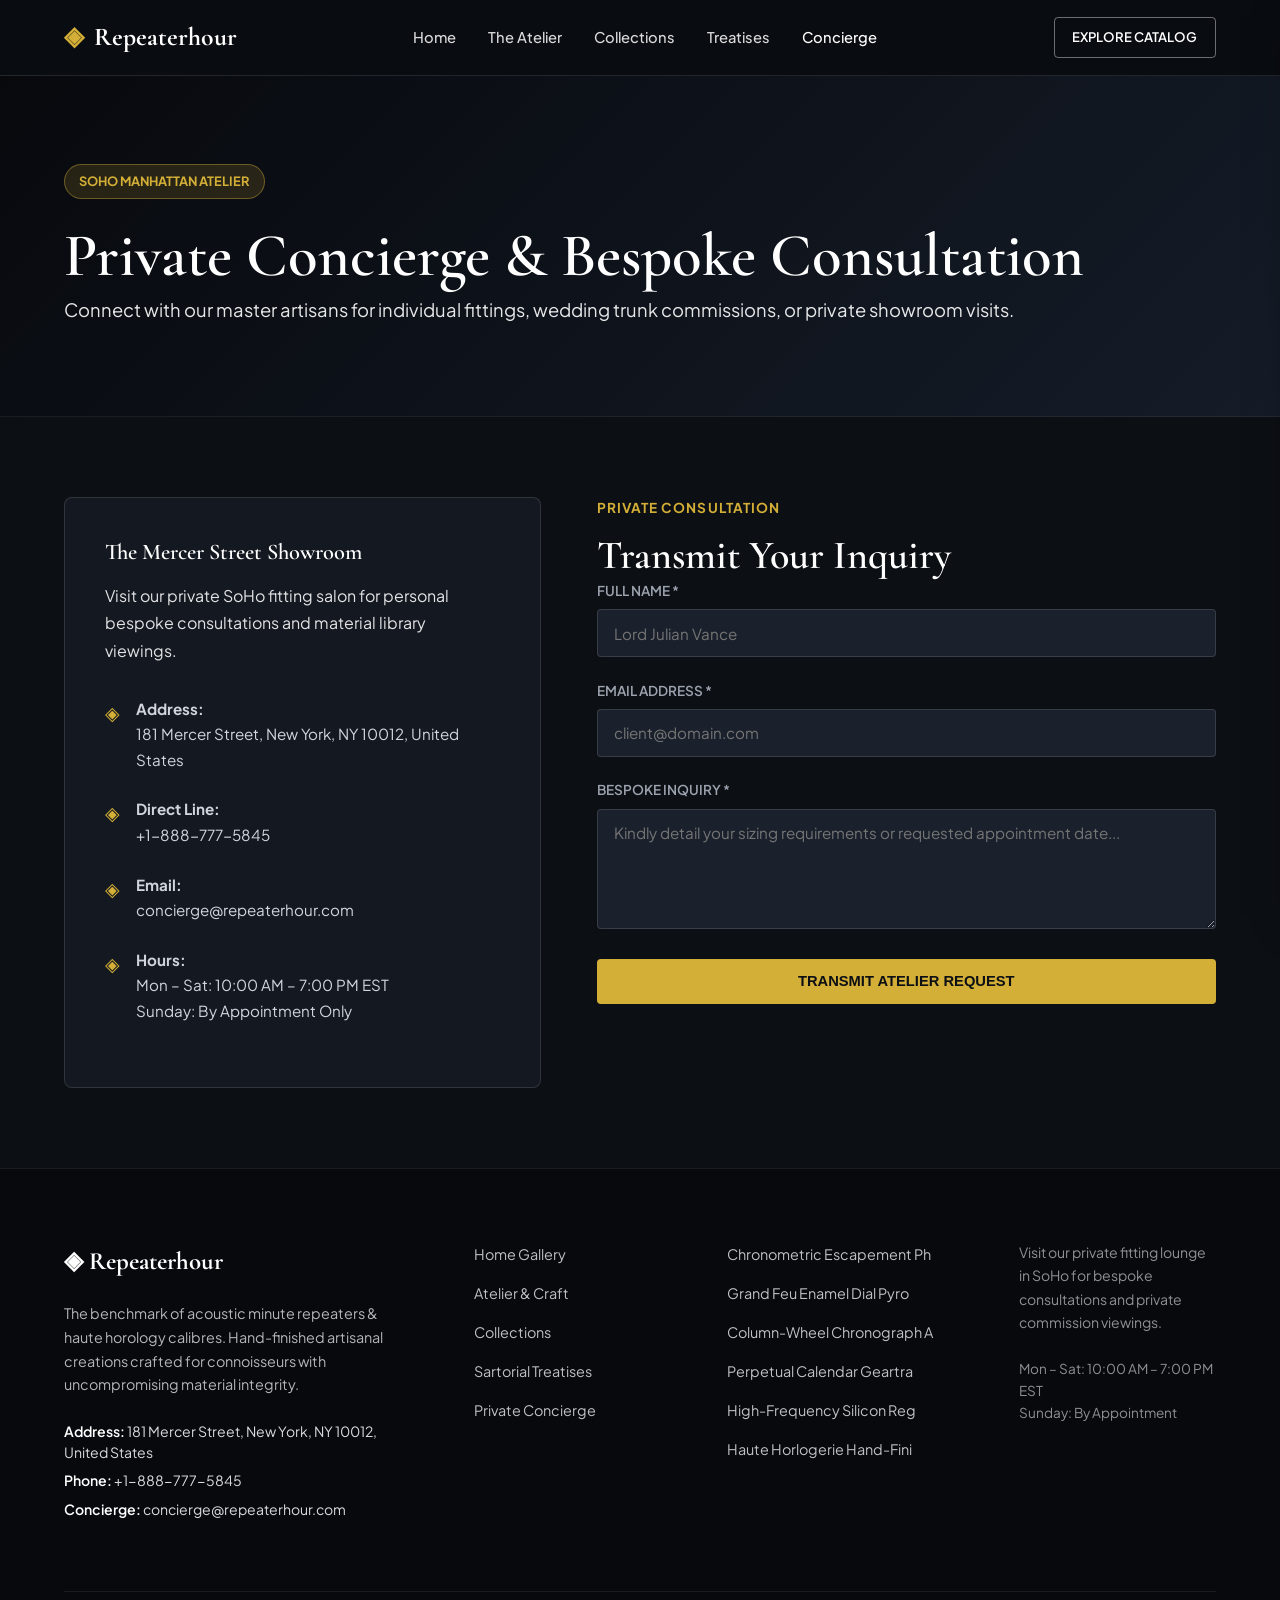
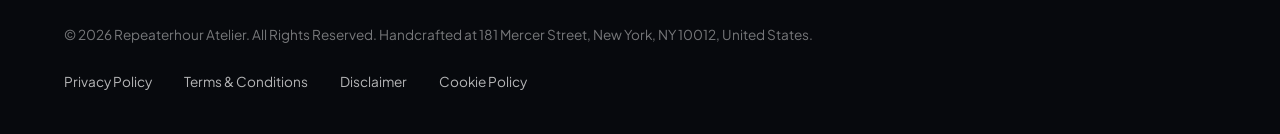
<file: contact.html>
<!DOCTYPE html>
<html lang="en">
<head>
  <meta charset="UTF-8">
  <meta name="viewport" content="width=device-width, initial-scale=1.0">
  <title>Private Concierge & Showroom Appointments — Repeaterhour</title>
  <meta name="description" content="Contact Repeaterhour at 181 Mercer Street, New York, NY 10012 or call +1-888-777-5845.">
  <link rel="canonical" href="https://repeaterhour.com/contact.html">
  <link rel="preconnect" href="https://fonts.googleapis.com">
  <link rel="preconnect" href="https://fonts.gstatic.com" crossorigin>
  <link href="https://fonts.googleapis.com/css2?family=Cormorant+Garamond:ital,wght@0,400;0,600;0,700;1,400&family=Plus+Jakarta+Sans:wght@300;400;500;600;700&display=swap" rel="stylesheet">
  <link rel="stylesheet" href="/assets/css/style.css">
  <!-- Google tag (gtag.js) -->
  <script async src="https://www.googletagmanager.com/gtag/js?id=G-0LY0HY7L01"></script>
  <script>
    window.dataLayer = window.dataLayer || [];
    function gtag(){dataLayer.push(arguments);}
    gtag('js', new Date());
    gtag('config', 'G-0LY0HY7L01');
  </script>

</head>
<body>
  <!-- Mandatory Global Site Header (Exactly 1 per page) -->
  <header class="site-header">
    <div class="header-container">
      <a href="/" class="brand-logo" aria-label="Repeaterhour Home">
        <span class="logo-mark">◈</span>
        <span class="logo-text">Repeaterhour</span>
      </a>
      <nav class="desktop-nav" aria-label="Primary Navigation">
        <a href="/" class="nav-link">Home</a>
        <a href="/about.html" class="nav-link">The Atelier</a>
        <a href="/collection.html" class="nav-link">Collections</a>
        <a href="/blog.html" class="nav-link">Treatises</a>
        <a href="/contact.html" class="nav-link active">Concierge</a>
      </nav>
      <div class="header-actions">
        <a href="/collection.html" class="btn btn-sm btn-outline">Explore Catalog</a>
        <button id="drawer-toggle" class="mobile-toggle" aria-label="Open Navigation Menu">
          <span class="hamburger-bar"></span>
          <span class="hamburger-bar"></span>
          <span class="hamburger-bar"></span>
        </button>
      </div>
    </div>
  </header>

  <!-- Mandatory Mobile Navigation Drawer (Exactly 1 per page) -->
  <div class="mobile-drawer" id="mobile-drawer" aria-hidden="true">
    <div class="drawer-header">
      <div class="drawer-brand">Repeaterhour</div>
      <button id="drawer-close" class="drawer-close-btn" aria-label="Close Navigation Menu">&times;</button>
    </div>
    <nav class="drawer-nav" aria-label="Mobile Navigation">
      <a href="/" class="drawer-link">Home</a>
      <a href="/about.html" class="drawer-link">The Atelier &amp; Craft</a>
      <a href="/collection.html" class="drawer-link">Horological Acoustic Calibre Collection</a>
      <a href="/blog.html" class="drawer-link">Sartorial Treatises</a>
      <a href="/contact.html" class="drawer-link active">Private Concierge</a>
    </nav>
    <div class="drawer-footer">
      <p class="drawer-contact-title">Manhattan Atelier &amp; Suite</p>
      <p class="drawer-contact-info">181 Mercer Street, New York, NY 10012, United States</p>
      <p class="drawer-contact-info">Tel: +1-888-777-5845</p>
      <p class="drawer-contact-info">Email: concierge@repeaterhour.com</p>
    </div>
  </div>
  <div id="drawer-overlay" class="drawer-overlay"></div>
  <section class="page-hero">
    <div class="container">
      <span class="hero-badge">SoHo Manhattan Atelier</span>
      <h1>Private Concierge &amp; Bespoke Consultation</h1>
      <p class="lead">Connect with our master artisans for individual fittings, wedding trunk commissions, or private showroom visits.</p>
    </div>
  </section>
  <main class="section">
    <div class="container">
      <div class="contact-grid">
        <div class="contact-info-card">
          <h3>The Mercer Street Showroom</h3>
          <p style="color: rgba(255,255,255,0.88) !important; line-height: 1.7; margin-bottom: 2rem;">Visit our private SoHo fitting salon for personal bespoke consultations and material library viewings.</p>
          <div class="contact-detail-row"><span class="contact-icon">◈</span><div><strong>Address:</strong><br>181 Mercer Street, New York, NY 10012, United States</div></div>
          <div class="contact-detail-row"><span class="contact-icon">◈</span><div><strong>Direct Line:</strong><br>+1-888-777-5845</div></div>
          <div class="contact-detail-row"><span class="contact-icon">◈</span><div><strong>Email:</strong><br>concierge@repeaterhour.com</div></div>
          <div class="contact-detail-row"><span class="contact-icon">◈</span><div><strong>Hours:</strong><br>Mon – Sat: 10:00 AM – 7:00 PM EST<br>Sunday: By Appointment Only</div></div>
        </div>
        <div>
          <div class="section-subtitle">Private Consultation</div>
          <h2>Transmit Your Inquiry</h2>
          <form id="concierge-form">
            <div class="form-group"><label for="client-name" class="form-label">Full Name *</label><input type="text" id="client-name" class="form-control" placeholder="Lord Julian Vance" required></div>
            <div class="form-group"><label for="client-email" class="form-label">Email Address *</label><input type="email" id="client-email" class="form-control" placeholder="client@domain.com" required></div>
            <div class="form-group"><label for="client-message" class="form-label">Bespoke Inquiry *</label><textarea id="client-message" class="form-control" placeholder="Kindly detail your sizing requirements or requested appointment date..." required></textarea></div>
            <button type="submit" class="btn btn-primary" style="width: 100%;">Transmit Atelier Request</button>
            <div id="form-feedback" class="form-feedback"></div>
          </form>
        </div>
      </div>
    </div>
  </main>
  <!-- Mandatory Global Site Footer (Minimalist 4-Column Horizontal Spread Layout) -->
  <footer class="site-footer">
    <div class="container">
      <div class="footer-grid">
        <div class="footer-col">
          <div class="footer-brand">◈ Repeaterhour</div>
          <p class="footer-desc">
            The benchmark of acoustic minute repeaters &amp; haute horology calibres. Hand-finished artisanal creations crafted for connoisseurs with uncompromising material integrity.
          </p>
          <div class="footer-contact-item"><strong>Address:</strong> 181 Mercer Street, New York, NY 10012, United States</div>
          <div class="footer-contact-item"><strong>Phone:</strong> +1-888-777-5845</div>
          <div class="footer-contact-item"><strong>Concierge:</strong> concierge@repeaterhour.com</div>
        </div>
        <div class="footer-col">
          <ul class="footer-links">
            <li><a href="/">Home Gallery</a></li>
            <li><a href="/about.html">Atelier &amp; Craft</a></li>
            <li><a href="/collection.html">Collections</a></li>
            <li><a href="/blog.html">Sartorial Treatises</a></li>
            <li><a href="/contact.html">Private Concierge</a></li>
          </ul>
        </div>
        <div class="footer-col">
          <ul class="footer-links">
            <li><a href="/blog/chronometric-escapement-physics-and-isochronism.html">Chronometric Escapement Ph</a></li>
            <li><a href="/blog/grand-feu-enamel-dial-pyrometry-and-metallurgy.html">Grand Feu Enamel Dial Pyro</a></li>
            <li><a href="/blog/column-wheel-chronograph-calibre-architecture.html">Column-Wheel Chronograph A</a></li>
            <li><a href="/blog/perpetual-calendar-geartrains-and-astronomical-cams.html">Perpetual Calendar Geartra</a></li>
            <li><a href="/blog/high-frequency-silicon-regulating-organs.html">High-Frequency Silicon Reg</a></li>
            <li><a href="/blog/haute-horlogerie-hand-finishing-and-anglage.html">Haute Horlogerie Hand-Fini</a></li>
          </ul>
        </div>
        <div class="footer-col">
          <p class="footer-salon-desc">
            Visit our private fitting lounge in SoHo for bespoke consultations and private commission viewings.
          </p>
          <p class="footer-hours">
            Mon &ndash; Sat: 10:00 AM &ndash; 7:00 PM<br>EST<br>Sunday: By Appointment
          </p>
        </div>
      </div>
      <div class="footer-bottom">
        <p>&copy; 2026 Repeaterhour Atelier. All Rights Reserved. Handcrafted at 181 Mercer Street, New York, NY 10012, United States.</p>
        <div class="footer-legal-links">
          <a href="/privacy-policy.html">Privacy Policy</a>
          <a href="/terms-and-conditions.html">Terms &amp; Conditions</a>
          <a href="/disclaimer.html">Disclaimer</a>
          <a href="/cookie-policy.html">Cookie Policy</a>
        </div>
      </div>
    </div>
  </footer>
  <script src="/assets/js/main.js"></script>
</body>
</html>
</file>
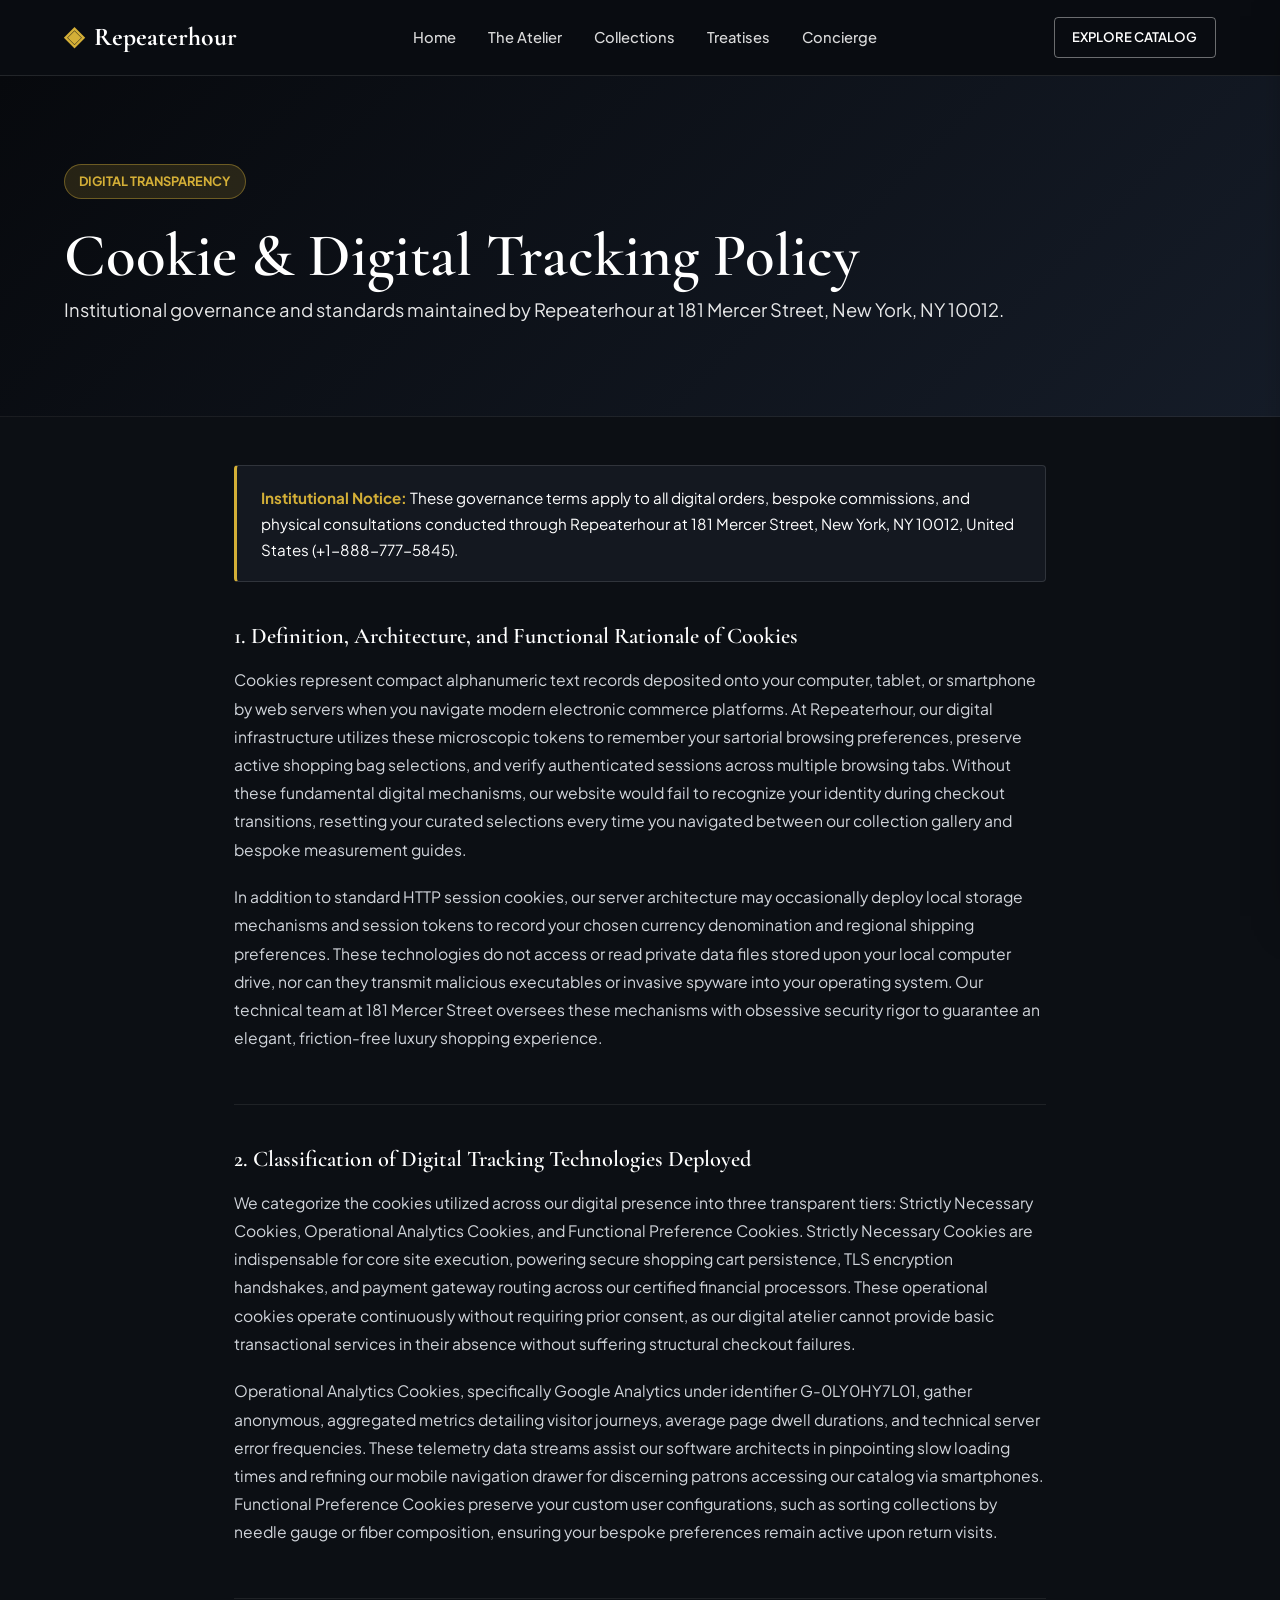
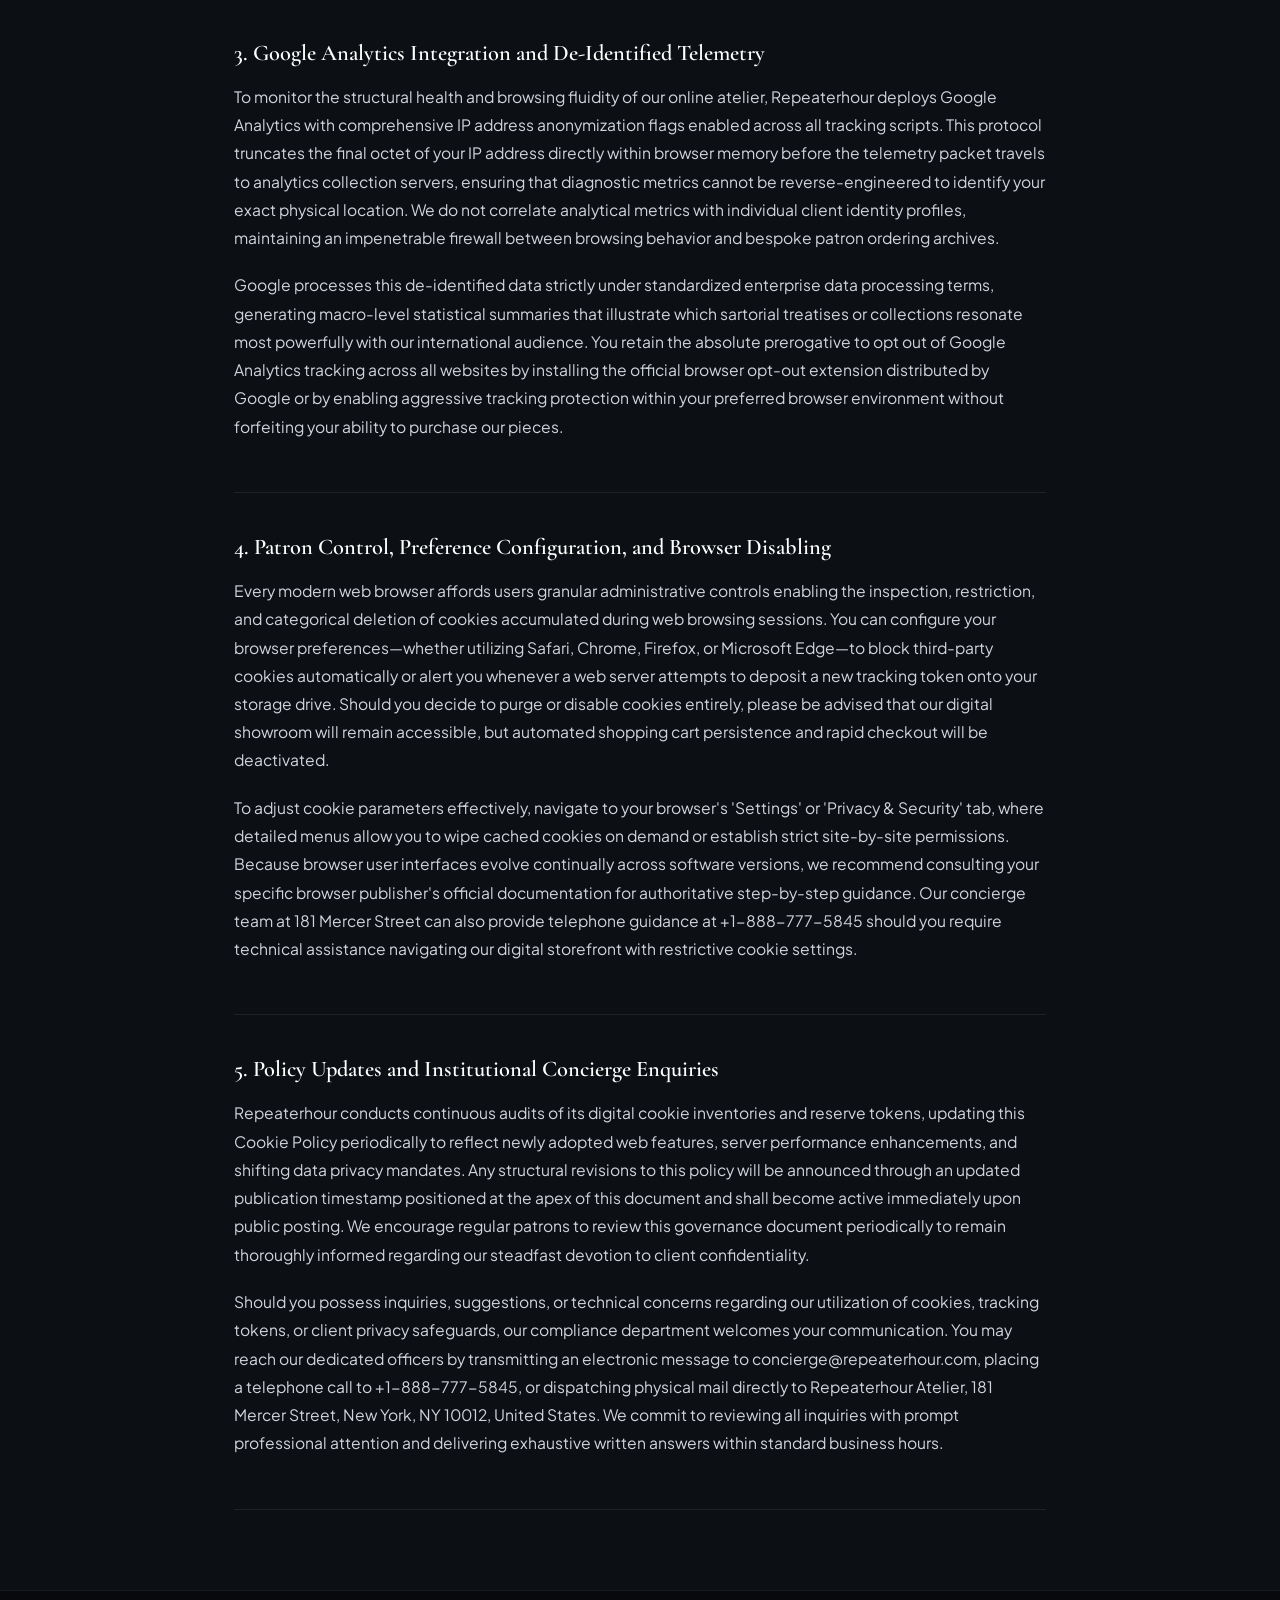
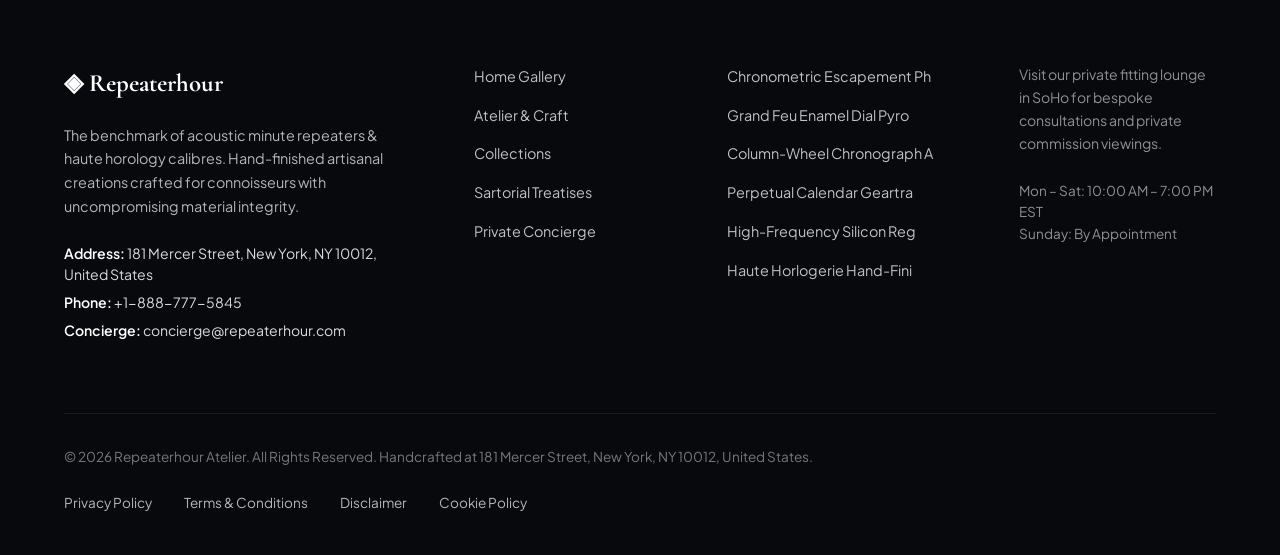
<file: cookie-policy.html>
<!DOCTYPE html>
<html lang="en">
<head>
  <meta charset="UTF-8">
  <meta name="viewport" content="width=device-width, initial-scale=1.0">
  <title>Cookie & Digital Tracking Policy — Repeaterhour</title>
  <meta name="description" content="Official Cookie & Digital Tracking Policy for Repeaterhour at 181 Mercer Street, New York.">
  <link rel="canonical" href="https://repeaterhour.com/cookie-policy.html">
  <link rel="preconnect" href="https://fonts.googleapis.com">
  <link rel="preconnect" href="https://fonts.gstatic.com" crossorigin>
  <link href="https://fonts.googleapis.com/css2?family=Cormorant+Garamond:ital,wght@0,400;0,600;0,700;1,400&family=Plus+Jakarta+Sans:wght@300;400;500;600;700&display=swap" rel="stylesheet">
  <link rel="stylesheet" href="/assets/css/style.css">
  <!-- Google tag (gtag.js) -->
  <script async src="https://www.googletagmanager.com/gtag/js?id=G-0LY0HY7L01"></script>
  <script>
    window.dataLayer = window.dataLayer || [];
    function gtag(){dataLayer.push(arguments);}
    gtag('js', new Date());
    gtag('config', 'G-0LY0HY7L01');
  </script>

</head>
<body>
  <!-- Mandatory Global Site Header (Exactly 1 per page) -->
  <header class="site-header">
    <div class="header-container">
      <a href="/" class="brand-logo" aria-label="Repeaterhour Home">
        <span class="logo-mark">◈</span>
        <span class="logo-text">Repeaterhour</span>
      </a>
      <nav class="desktop-nav" aria-label="Primary Navigation">
        <a href="/" class="nav-link">Home</a>
        <a href="/about.html" class="nav-link">The Atelier</a>
        <a href="/collection.html" class="nav-link">Collections</a>
        <a href="/blog.html" class="nav-link">Treatises</a>
        <a href="/contact.html" class="nav-link">Concierge</a>
      </nav>
      <div class="header-actions">
        <a href="/collection.html" class="btn btn-sm btn-outline">Explore Catalog</a>
        <button id="drawer-toggle" class="mobile-toggle" aria-label="Open Navigation Menu">
          <span class="hamburger-bar"></span>
          <span class="hamburger-bar"></span>
          <span class="hamburger-bar"></span>
        </button>
      </div>
    </div>
  </header>

  <!-- Mandatory Mobile Navigation Drawer (Exactly 1 per page) -->
  <div class="mobile-drawer" id="mobile-drawer" aria-hidden="true">
    <div class="drawer-header">
      <div class="drawer-brand">Repeaterhour</div>
      <button id="drawer-close" class="drawer-close-btn" aria-label="Close Navigation Menu">&times;</button>
    </div>
    <nav class="drawer-nav" aria-label="Mobile Navigation">
      <a href="/" class="drawer-link">Home</a>
      <a href="/about.html" class="drawer-link">The Atelier &amp; Craft</a>
      <a href="/collection.html" class="drawer-link">Horological Acoustic Calibre Collection</a>
      <a href="/blog.html" class="drawer-link">Sartorial Treatises</a>
      <a href="/contact.html" class="drawer-link">Private Concierge</a>
    </nav>
    <div class="drawer-footer">
      <p class="drawer-contact-title">Manhattan Atelier &amp; Suite</p>
      <p class="drawer-contact-info">181 Mercer Street, New York, NY 10012, United States</p>
      <p class="drawer-contact-info">Tel: +1-888-777-5845</p>
      <p class="drawer-contact-info">Email: concierge@repeaterhour.com</p>
    </div>
  </div>
  <div id="drawer-overlay" class="drawer-overlay"></div>
  <section class="page-hero">
    <div class="container">
      <span class="hero-badge">Digital Transparency</span>
      <h1>Cookie & Digital Tracking Policy</h1>
      <p class="lead">Institutional governance and standards maintained by Repeaterhour at 181 Mercer Street, New York, NY 10012.</p>
    </div>
  </section>
  <main class="policy-page-wrapper">
    <div class="policy-container">
      <div class="policy-box">
        <strong>Institutional Notice:</strong> These governance terms apply to all digital orders, bespoke commissions, and physical consultations conducted through Repeaterhour at 181 Mercer Street, New York, NY 10012, United States (+1-888-777-5845).
      </div>      <article class="policy-block">
        <h2>1. Definition, Architecture, and Functional Rationale of Cookies</h2>        <p class="policy-p">Cookies represent compact alphanumeric text records deposited onto your computer, tablet, or smartphone by web servers when you navigate modern electronic commerce platforms. At Repeaterhour, our digital infrastructure utilizes these microscopic tokens to remember your sartorial browsing preferences, preserve active shopping bag selections, and verify authenticated sessions across multiple browsing tabs. Without these fundamental digital mechanisms, our website would fail to recognize your identity during checkout transitions, resetting your curated selections every time you navigated between our collection gallery and bespoke measurement guides.</p>        <p class="policy-p">In addition to standard HTTP session cookies, our server architecture may occasionally deploy local storage mechanisms and session tokens to record your chosen currency denomination and regional shipping preferences. These technologies do not access or read private data files stored upon your local computer drive, nor can they transmit malicious executables or invasive spyware into your operating system. Our technical team at 181 Mercer Street oversees these mechanisms with obsessive security rigor to guarantee an elegant, friction-free luxury shopping experience.</p>      </article>      <article class="policy-block">
        <h2>2. Classification of Digital Tracking Technologies Deployed</h2>        <p class="policy-p">We categorize the cookies utilized across our digital presence into three transparent tiers: Strictly Necessary Cookies, Operational Analytics Cookies, and Functional Preference Cookies. Strictly Necessary Cookies are indispensable for core site execution, powering secure shopping cart persistence, TLS encryption handshakes, and payment gateway routing across our certified financial processors. These operational cookies operate continuously without requiring prior consent, as our digital atelier cannot provide basic transactional services in their absence without suffering structural checkout failures.</p>        <p class="policy-p">Operational Analytics Cookies, specifically Google Analytics under identifier G-0LY0HY7L01, gather anonymous, aggregated metrics detailing visitor journeys, average page dwell durations, and technical server error frequencies. These telemetry data streams assist our software architects in pinpointing slow loading times and refining our mobile navigation drawer for discerning patrons accessing our catalog via smartphones. Functional Preference Cookies preserve your custom user configurations, such as sorting collections by needle gauge or fiber composition, ensuring your bespoke preferences remain active upon return visits.</p>      </article>      <article class="policy-block">
        <h2>3. Google Analytics Integration and De-Identified Telemetry</h2>        <p class="policy-p">To monitor the structural health and browsing fluidity of our online atelier, Repeaterhour deploys Google Analytics with comprehensive IP address anonymization flags enabled across all tracking scripts. This protocol truncates the final octet of your IP address directly within browser memory before the telemetry packet travels to analytics collection servers, ensuring that diagnostic metrics cannot be reverse-engineered to identify your exact physical location. We do not correlate analytical metrics with individual client identity profiles, maintaining an impenetrable firewall between browsing behavior and bespoke patron ordering archives.</p>        <p class="policy-p">Google processes this de-identified data strictly under standardized enterprise data processing terms, generating macro-level statistical summaries that illustrate which sartorial treatises or collections resonate most powerfully with our international audience. You retain the absolute prerogative to opt out of Google Analytics tracking across all websites by installing the official browser opt-out extension distributed by Google or by enabling aggressive tracking protection within your preferred browser environment without forfeiting your ability to purchase our pieces.</p>      </article>      <article class="policy-block">
        <h2>4. Patron Control, Preference Configuration, and Browser Disabling</h2>        <p class="policy-p">Every modern web browser affords users granular administrative controls enabling the inspection, restriction, and categorical deletion of cookies accumulated during web browsing sessions. You can configure your browser preferences—whether utilizing Safari, Chrome, Firefox, or Microsoft Edge—to block third-party cookies automatically or alert you whenever a web server attempts to deposit a new tracking token onto your storage drive. Should you decide to purge or disable cookies entirely, please be advised that our digital showroom will remain accessible, but automated shopping cart persistence and rapid checkout will be deactivated.</p>        <p class="policy-p">To adjust cookie parameters effectively, navigate to your browser's 'Settings' or 'Privacy & Security' tab, where detailed menus allow you to wipe cached cookies on demand or establish strict site-by-site permissions. Because browser user interfaces evolve continually across software versions, we recommend consulting your specific browser publisher's official documentation for authoritative step-by-step guidance. Our concierge team at 181 Mercer Street can also provide telephone guidance at +1-888-777-5845 should you require technical assistance navigating our digital storefront with restrictive cookie settings.</p>      </article>      <article class="policy-block">
        <h2>5. Policy Updates and Institutional Concierge Enquiries</h2>        <p class="policy-p">Repeaterhour conducts continuous audits of its digital cookie inventories and reserve tokens, updating this Cookie Policy periodically to reflect newly adopted web features, server performance enhancements, and shifting data privacy mandates. Any structural revisions to this policy will be announced through an updated publication timestamp positioned at the apex of this document and shall become active immediately upon public posting. We encourage regular patrons to review this governance document periodically to remain thoroughly informed regarding our steadfast devotion to client confidentiality.</p>        <p class="policy-p">Should you possess inquiries, suggestions, or technical concerns regarding our utilization of cookies, tracking tokens, or client privacy safeguards, our compliance department welcomes your communication. You may reach our dedicated officers by transmitting an electronic message to concierge@repeaterhour.com, placing a telephone call to +1-888-777-5845, or dispatching physical mail directly to Repeaterhour Atelier, 181 Mercer Street, New York, NY 10012, United States. We commit to reviewing all inquiries with prompt professional attention and delivering exhaustive written answers within standard business hours.</p>      </article>    </div>
  </main>
  <!-- Mandatory Global Site Footer (Minimalist 4-Column Horizontal Spread Layout) -->
  <footer class="site-footer">
    <div class="container">
      <div class="footer-grid">
        <div class="footer-col">
          <div class="footer-brand">◈ Repeaterhour</div>
          <p class="footer-desc">
            The benchmark of acoustic minute repeaters &amp; haute horology calibres. Hand-finished artisanal creations crafted for connoisseurs with uncompromising material integrity.
          </p>
          <div class="footer-contact-item"><strong>Address:</strong> 181 Mercer Street, New York, NY 10012, United States</div>
          <div class="footer-contact-item"><strong>Phone:</strong> +1-888-777-5845</div>
          <div class="footer-contact-item"><strong>Concierge:</strong> concierge@repeaterhour.com</div>
        </div>
        <div class="footer-col">
          <ul class="footer-links">
            <li><a href="/">Home Gallery</a></li>
            <li><a href="/about.html">Atelier &amp; Craft</a></li>
            <li><a href="/collection.html">Collections</a></li>
            <li><a href="/blog.html">Sartorial Treatises</a></li>
            <li><a href="/contact.html">Private Concierge</a></li>
          </ul>
        </div>
        <div class="footer-col">
          <ul class="footer-links">
            <li><a href="/blog/chronometric-escapement-physics-and-isochronism.html">Chronometric Escapement Ph</a></li>
            <li><a href="/blog/grand-feu-enamel-dial-pyrometry-and-metallurgy.html">Grand Feu Enamel Dial Pyro</a></li>
            <li><a href="/blog/column-wheel-chronograph-calibre-architecture.html">Column-Wheel Chronograph A</a></li>
            <li><a href="/blog/perpetual-calendar-geartrains-and-astronomical-cams.html">Perpetual Calendar Geartra</a></li>
            <li><a href="/blog/high-frequency-silicon-regulating-organs.html">High-Frequency Silicon Reg</a></li>
            <li><a href="/blog/haute-horlogerie-hand-finishing-and-anglage.html">Haute Horlogerie Hand-Fini</a></li>
          </ul>
        </div>
        <div class="footer-col">
          <p class="footer-salon-desc">
            Visit our private fitting lounge in SoHo for bespoke consultations and private commission viewings.
          </p>
          <p class="footer-hours">
            Mon &ndash; Sat: 10:00 AM &ndash; 7:00 PM<br>EST<br>Sunday: By Appointment
          </p>
        </div>
      </div>
      <div class="footer-bottom">
        <p>&copy; 2026 Repeaterhour Atelier. All Rights Reserved. Handcrafted at 181 Mercer Street, New York, NY 10012, United States.</p>
        <div class="footer-legal-links">
          <a href="/privacy-policy.html">Privacy Policy</a>
          <a href="/terms-and-conditions.html">Terms &amp; Conditions</a>
          <a href="/disclaimer.html">Disclaimer</a>
          <a href="/cookie-policy.html">Cookie Policy</a>
        </div>
      </div>
    </div>
  </footer>
  <script src="/assets/js/main.js"></script>
</body>
</html>
</file>
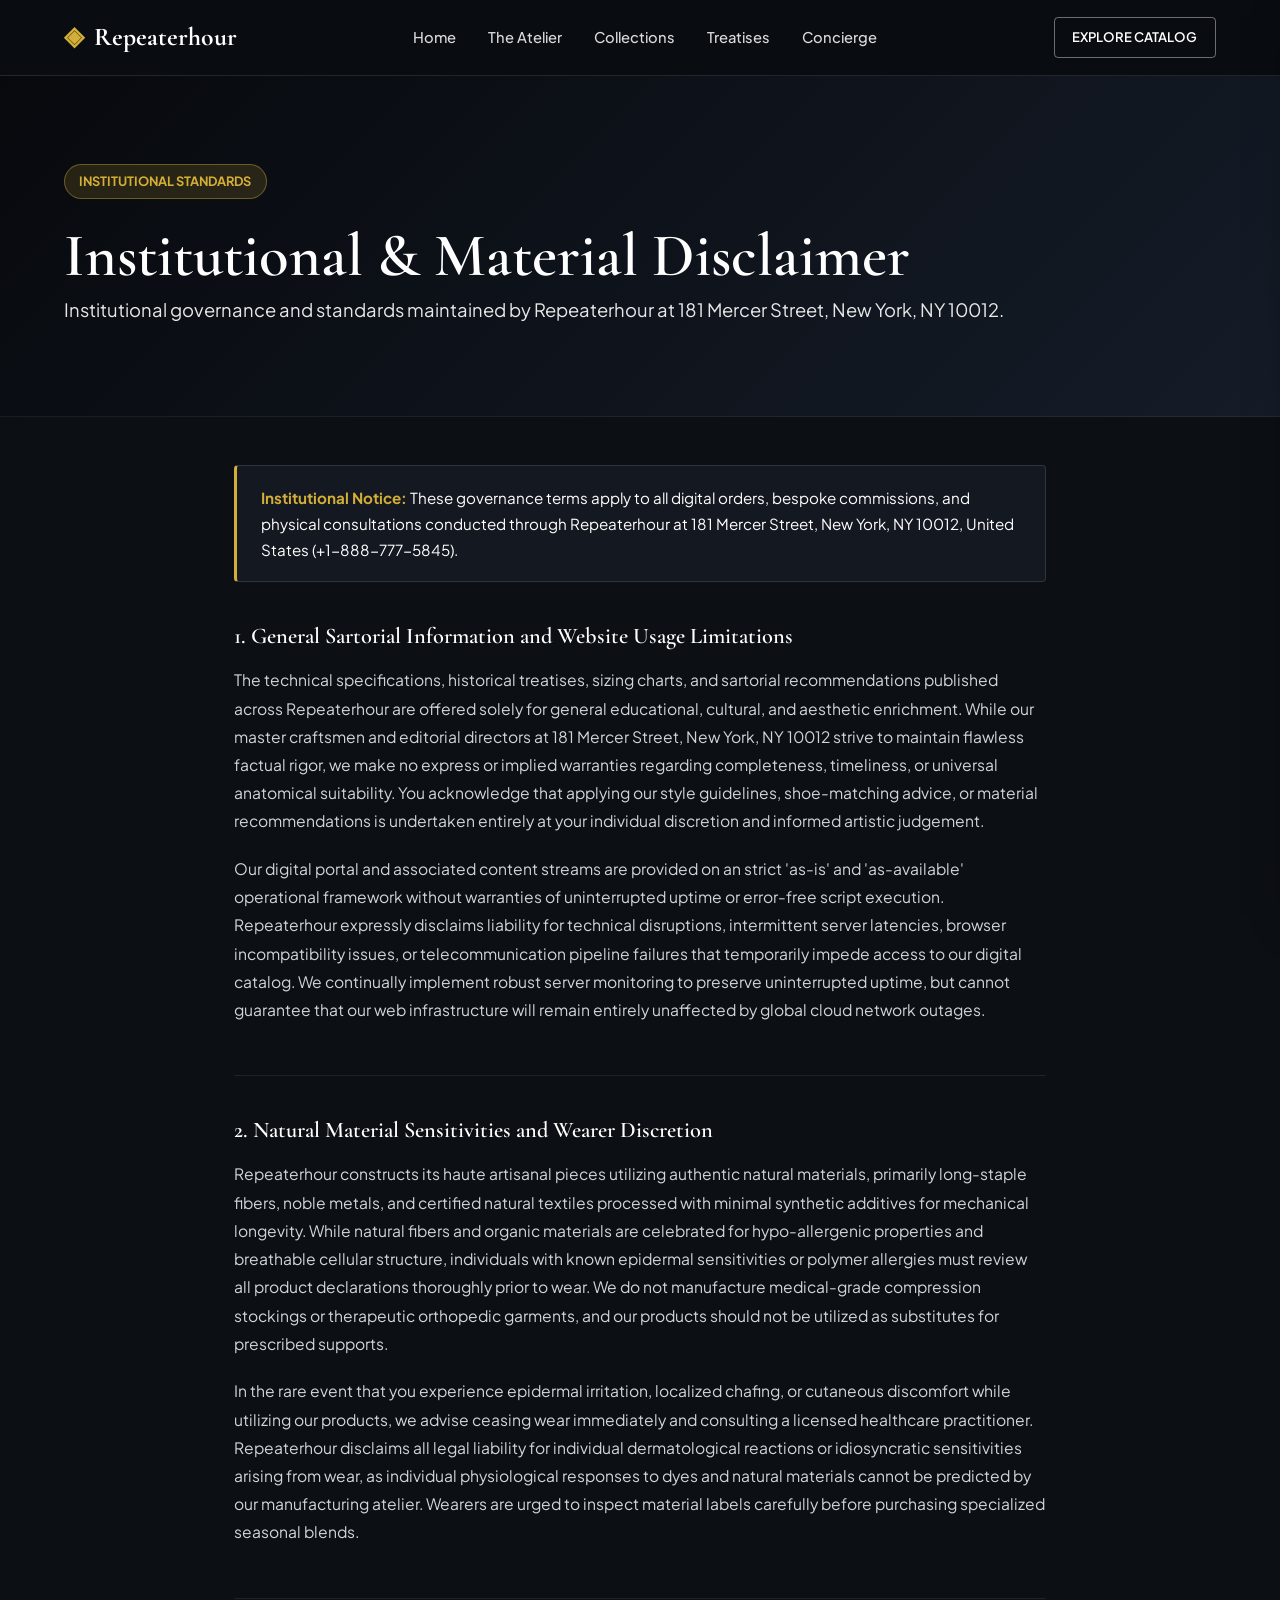
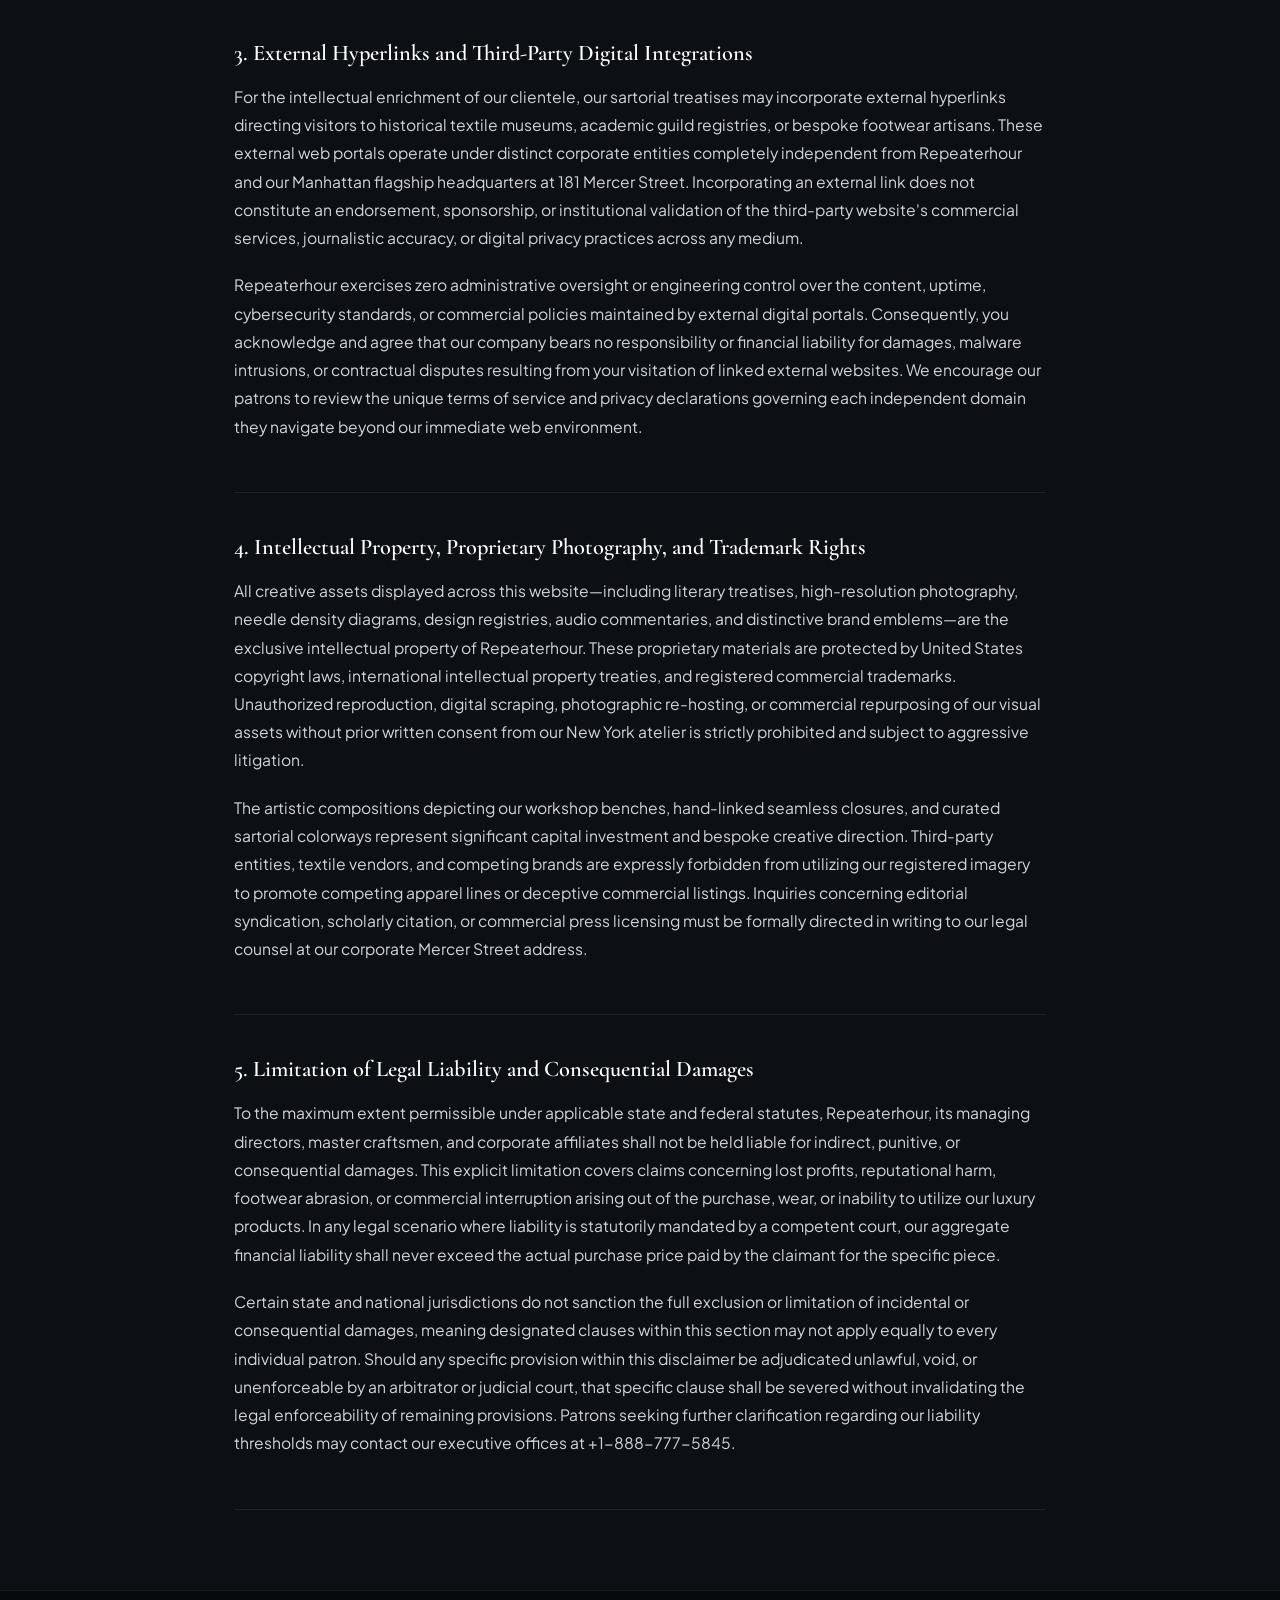
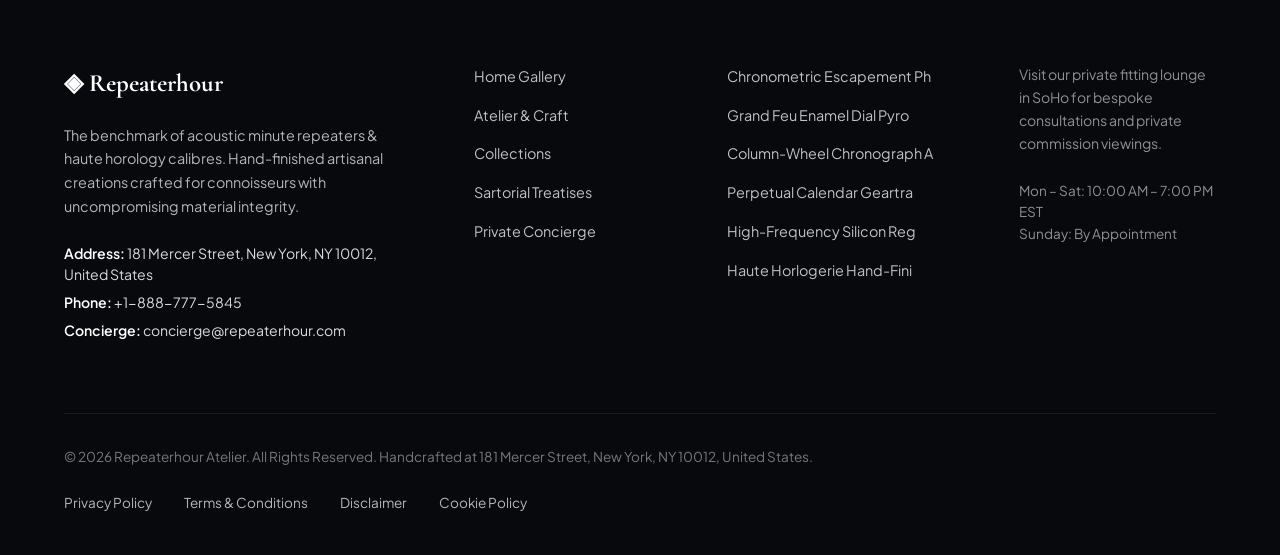
<file: disclaimer.html>
<!DOCTYPE html>
<html lang="en">
<head>
  <meta charset="UTF-8">
  <meta name="viewport" content="width=device-width, initial-scale=1.0">
  <title>Institutional & Material Disclaimer — Repeaterhour</title>
  <meta name="description" content="Official Institutional & Material Disclaimer for Repeaterhour at 181 Mercer Street, New York.">
  <link rel="canonical" href="https://repeaterhour.com/disclaimer.html">
  <link rel="preconnect" href="https://fonts.googleapis.com">
  <link rel="preconnect" href="https://fonts.gstatic.com" crossorigin>
  <link href="https://fonts.googleapis.com/css2?family=Cormorant+Garamond:ital,wght@0,400;0,600;0,700;1,400&family=Plus+Jakarta+Sans:wght@300;400;500;600;700&display=swap" rel="stylesheet">
  <link rel="stylesheet" href="/assets/css/style.css">
  <!-- Google tag (gtag.js) -->
  <script async src="https://www.googletagmanager.com/gtag/js?id=G-0LY0HY7L01"></script>
  <script>
    window.dataLayer = window.dataLayer || [];
    function gtag(){dataLayer.push(arguments);}
    gtag('js', new Date());
    gtag('config', 'G-0LY0HY7L01');
  </script>

</head>
<body>
  <!-- Mandatory Global Site Header (Exactly 1 per page) -->
  <header class="site-header">
    <div class="header-container">
      <a href="/" class="brand-logo" aria-label="Repeaterhour Home">
        <span class="logo-mark">◈</span>
        <span class="logo-text">Repeaterhour</span>
      </a>
      <nav class="desktop-nav" aria-label="Primary Navigation">
        <a href="/" class="nav-link">Home</a>
        <a href="/about.html" class="nav-link">The Atelier</a>
        <a href="/collection.html" class="nav-link">Collections</a>
        <a href="/blog.html" class="nav-link">Treatises</a>
        <a href="/contact.html" class="nav-link">Concierge</a>
      </nav>
      <div class="header-actions">
        <a href="/collection.html" class="btn btn-sm btn-outline">Explore Catalog</a>
        <button id="drawer-toggle" class="mobile-toggle" aria-label="Open Navigation Menu">
          <span class="hamburger-bar"></span>
          <span class="hamburger-bar"></span>
          <span class="hamburger-bar"></span>
        </button>
      </div>
    </div>
  </header>

  <!-- Mandatory Mobile Navigation Drawer (Exactly 1 per page) -->
  <div class="mobile-drawer" id="mobile-drawer" aria-hidden="true">
    <div class="drawer-header">
      <div class="drawer-brand">Repeaterhour</div>
      <button id="drawer-close" class="drawer-close-btn" aria-label="Close Navigation Menu">&times;</button>
    </div>
    <nav class="drawer-nav" aria-label="Mobile Navigation">
      <a href="/" class="drawer-link">Home</a>
      <a href="/about.html" class="drawer-link">The Atelier &amp; Craft</a>
      <a href="/collection.html" class="drawer-link">Horological Acoustic Calibre Collection</a>
      <a href="/blog.html" class="drawer-link">Sartorial Treatises</a>
      <a href="/contact.html" class="drawer-link">Private Concierge</a>
    </nav>
    <div class="drawer-footer">
      <p class="drawer-contact-title">Manhattan Atelier &amp; Suite</p>
      <p class="drawer-contact-info">181 Mercer Street, New York, NY 10012, United States</p>
      <p class="drawer-contact-info">Tel: +1-888-777-5845</p>
      <p class="drawer-contact-info">Email: concierge@repeaterhour.com</p>
    </div>
  </div>
  <div id="drawer-overlay" class="drawer-overlay"></div>
  <section class="page-hero">
    <div class="container">
      <span class="hero-badge">Institutional Standards</span>
      <h1>Institutional & Material Disclaimer</h1>
      <p class="lead">Institutional governance and standards maintained by Repeaterhour at 181 Mercer Street, New York, NY 10012.</p>
    </div>
  </section>
  <main class="policy-page-wrapper">
    <div class="policy-container">
      <div class="policy-box">
        <strong>Institutional Notice:</strong> These governance terms apply to all digital orders, bespoke commissions, and physical consultations conducted through Repeaterhour at 181 Mercer Street, New York, NY 10012, United States (+1-888-777-5845).
      </div>      <article class="policy-block">
        <h2>1. General Sartorial Information and Website Usage Limitations</h2>        <p class="policy-p">The technical specifications, historical treatises, sizing charts, and sartorial recommendations published across Repeaterhour are offered solely for general educational, cultural, and aesthetic enrichment. While our master craftsmen and editorial directors at 181 Mercer Street, New York, NY 10012 strive to maintain flawless factual rigor, we make no express or implied warranties regarding completeness, timeliness, or universal anatomical suitability. You acknowledge that applying our style guidelines, shoe-matching advice, or material recommendations is undertaken entirely at your individual discretion and informed artistic judgement.</p>        <p class="policy-p">Our digital portal and associated content streams are provided on an strict 'as-is' and 'as-available' operational framework without warranties of uninterrupted uptime or error-free script execution. Repeaterhour expressly disclaims liability for technical disruptions, intermittent server latencies, browser incompatibility issues, or telecommunication pipeline failures that temporarily impede access to our digital catalog. We continually implement robust server monitoring to preserve uninterrupted uptime, but cannot guarantee that our web infrastructure will remain entirely unaffected by global cloud network outages.</p>      </article>      <article class="policy-block">
        <h2>2. Natural Material Sensitivities and Wearer Discretion</h2>        <p class="policy-p">Repeaterhour constructs its haute artisanal pieces utilizing authentic natural materials, primarily long-staple fibers, noble metals, and certified natural textiles processed with minimal synthetic additives for mechanical longevity. While natural fibers and organic materials are celebrated for hypo-allergenic properties and breathable cellular structure, individuals with known epidermal sensitivities or polymer allergies must review all product declarations thoroughly prior to wear. We do not manufacture medical-grade compression stockings or therapeutic orthopedic garments, and our products should not be utilized as substitutes for prescribed supports.</p>        <p class="policy-p">In the rare event that you experience epidermal irritation, localized chafing, or cutaneous discomfort while utilizing our products, we advise ceasing wear immediately and consulting a licensed healthcare practitioner. Repeaterhour disclaims all legal liability for individual dermatological reactions or idiosyncratic sensitivities arising from wear, as individual physiological responses to dyes and natural materials cannot be predicted by our manufacturing atelier. Wearers are urged to inspect material labels carefully before purchasing specialized seasonal blends.</p>      </article>      <article class="policy-block">
        <h2>3. External Hyperlinks and Third-Party Digital Integrations</h2>        <p class="policy-p">For the intellectual enrichment of our clientele, our sartorial treatises may incorporate external hyperlinks directing visitors to historical textile museums, academic guild registries, or bespoke footwear artisans. These external web portals operate under distinct corporate entities completely independent from Repeaterhour and our Manhattan flagship headquarters at 181 Mercer Street. Incorporating an external link does not constitute an endorsement, sponsorship, or institutional validation of the third-party website's commercial services, journalistic accuracy, or digital privacy practices across any medium.</p>        <p class="policy-p">Repeaterhour exercises zero administrative oversight or engineering control over the content, uptime, cybersecurity standards, or commercial policies maintained by external digital portals. Consequently, you acknowledge and agree that our company bears no responsibility or financial liability for damages, malware intrusions, or contractual disputes resulting from your visitation of linked external websites. We encourage our patrons to review the unique terms of service and privacy declarations governing each independent domain they navigate beyond our immediate web environment.</p>      </article>      <article class="policy-block">
        <h2>4. Intellectual Property, Proprietary Photography, and Trademark Rights</h2>        <p class="policy-p">All creative assets displayed across this website—including literary treatises, high-resolution photography, needle density diagrams, design registries, audio commentaries, and distinctive brand emblems—are the exclusive intellectual property of Repeaterhour. These proprietary materials are protected by United States copyright laws, international intellectual property treaties, and registered commercial trademarks. Unauthorized reproduction, digital scraping, photographic re-hosting, or commercial repurposing of our visual assets without prior written consent from our New York atelier is strictly prohibited and subject to aggressive litigation.</p>        <p class="policy-p">The artistic compositions depicting our workshop benches, hand-linked seamless closures, and curated sartorial colorways represent significant capital investment and bespoke creative direction. Third-party entities, textile vendors, and competing brands are expressly forbidden from utilizing our registered imagery to promote competing apparel lines or deceptive commercial listings. Inquiries concerning editorial syndication, scholarly citation, or commercial press licensing must be formally directed in writing to our legal counsel at our corporate Mercer Street address.</p>      </article>      <article class="policy-block">
        <h2>5. Limitation of Legal Liability and Consequential Damages</h2>        <p class="policy-p">To the maximum extent permissible under applicable state and federal statutes, Repeaterhour, its managing directors, master craftsmen, and corporate affiliates shall not be held liable for indirect, punitive, or consequential damages. This explicit limitation covers claims concerning lost profits, reputational harm, footwear abrasion, or commercial interruption arising out of the purchase, wear, or inability to utilize our luxury products. In any legal scenario where liability is statutorily mandated by a competent court, our aggregate financial liability shall never exceed the actual purchase price paid by the claimant for the specific piece.</p>        <p class="policy-p">Certain state and national jurisdictions do not sanction the full exclusion or limitation of incidental or consequential damages, meaning designated clauses within this section may not apply equally to every individual patron. Should any specific provision within this disclaimer be adjudicated unlawful, void, or unenforceable by an arbitrator or judicial court, that specific clause shall be severed without invalidating the legal enforceability of remaining provisions. Patrons seeking further clarification regarding our liability thresholds may contact our executive offices at +1-888-777-5845.</p>      </article>    </div>
  </main>
  <!-- Mandatory Global Site Footer (Minimalist 4-Column Horizontal Spread Layout) -->
  <footer class="site-footer">
    <div class="container">
      <div class="footer-grid">
        <div class="footer-col">
          <div class="footer-brand">◈ Repeaterhour</div>
          <p class="footer-desc">
            The benchmark of acoustic minute repeaters &amp; haute horology calibres. Hand-finished artisanal creations crafted for connoisseurs with uncompromising material integrity.
          </p>
          <div class="footer-contact-item"><strong>Address:</strong> 181 Mercer Street, New York, NY 10012, United States</div>
          <div class="footer-contact-item"><strong>Phone:</strong> +1-888-777-5845</div>
          <div class="footer-contact-item"><strong>Concierge:</strong> concierge@repeaterhour.com</div>
        </div>
        <div class="footer-col">
          <ul class="footer-links">
            <li><a href="/">Home Gallery</a></li>
            <li><a href="/about.html">Atelier &amp; Craft</a></li>
            <li><a href="/collection.html">Collections</a></li>
            <li><a href="/blog.html">Sartorial Treatises</a></li>
            <li><a href="/contact.html">Private Concierge</a></li>
          </ul>
        </div>
        <div class="footer-col">
          <ul class="footer-links">
            <li><a href="/blog/chronometric-escapement-physics-and-isochronism.html">Chronometric Escapement Ph</a></li>
            <li><a href="/blog/grand-feu-enamel-dial-pyrometry-and-metallurgy.html">Grand Feu Enamel Dial Pyro</a></li>
            <li><a href="/blog/column-wheel-chronograph-calibre-architecture.html">Column-Wheel Chronograph A</a></li>
            <li><a href="/blog/perpetual-calendar-geartrains-and-astronomical-cams.html">Perpetual Calendar Geartra</a></li>
            <li><a href="/blog/high-frequency-silicon-regulating-organs.html">High-Frequency Silicon Reg</a></li>
            <li><a href="/blog/haute-horlogerie-hand-finishing-and-anglage.html">Haute Horlogerie Hand-Fini</a></li>
          </ul>
        </div>
        <div class="footer-col">
          <p class="footer-salon-desc">
            Visit our private fitting lounge in SoHo for bespoke consultations and private commission viewings.
          </p>
          <p class="footer-hours">
            Mon &ndash; Sat: 10:00 AM &ndash; 7:00 PM<br>EST<br>Sunday: By Appointment
          </p>
        </div>
      </div>
      <div class="footer-bottom">
        <p>&copy; 2026 Repeaterhour Atelier. All Rights Reserved. Handcrafted at 181 Mercer Street, New York, NY 10012, United States.</p>
        <div class="footer-legal-links">
          <a href="/privacy-policy.html">Privacy Policy</a>
          <a href="/terms-and-conditions.html">Terms &amp; Conditions</a>
          <a href="/disclaimer.html">Disclaimer</a>
          <a href="/cookie-policy.html">Cookie Policy</a>
        </div>
      </div>
    </div>
  </footer>
  <script src="/assets/js/main.js"></script>
</body>
</html>
</file>
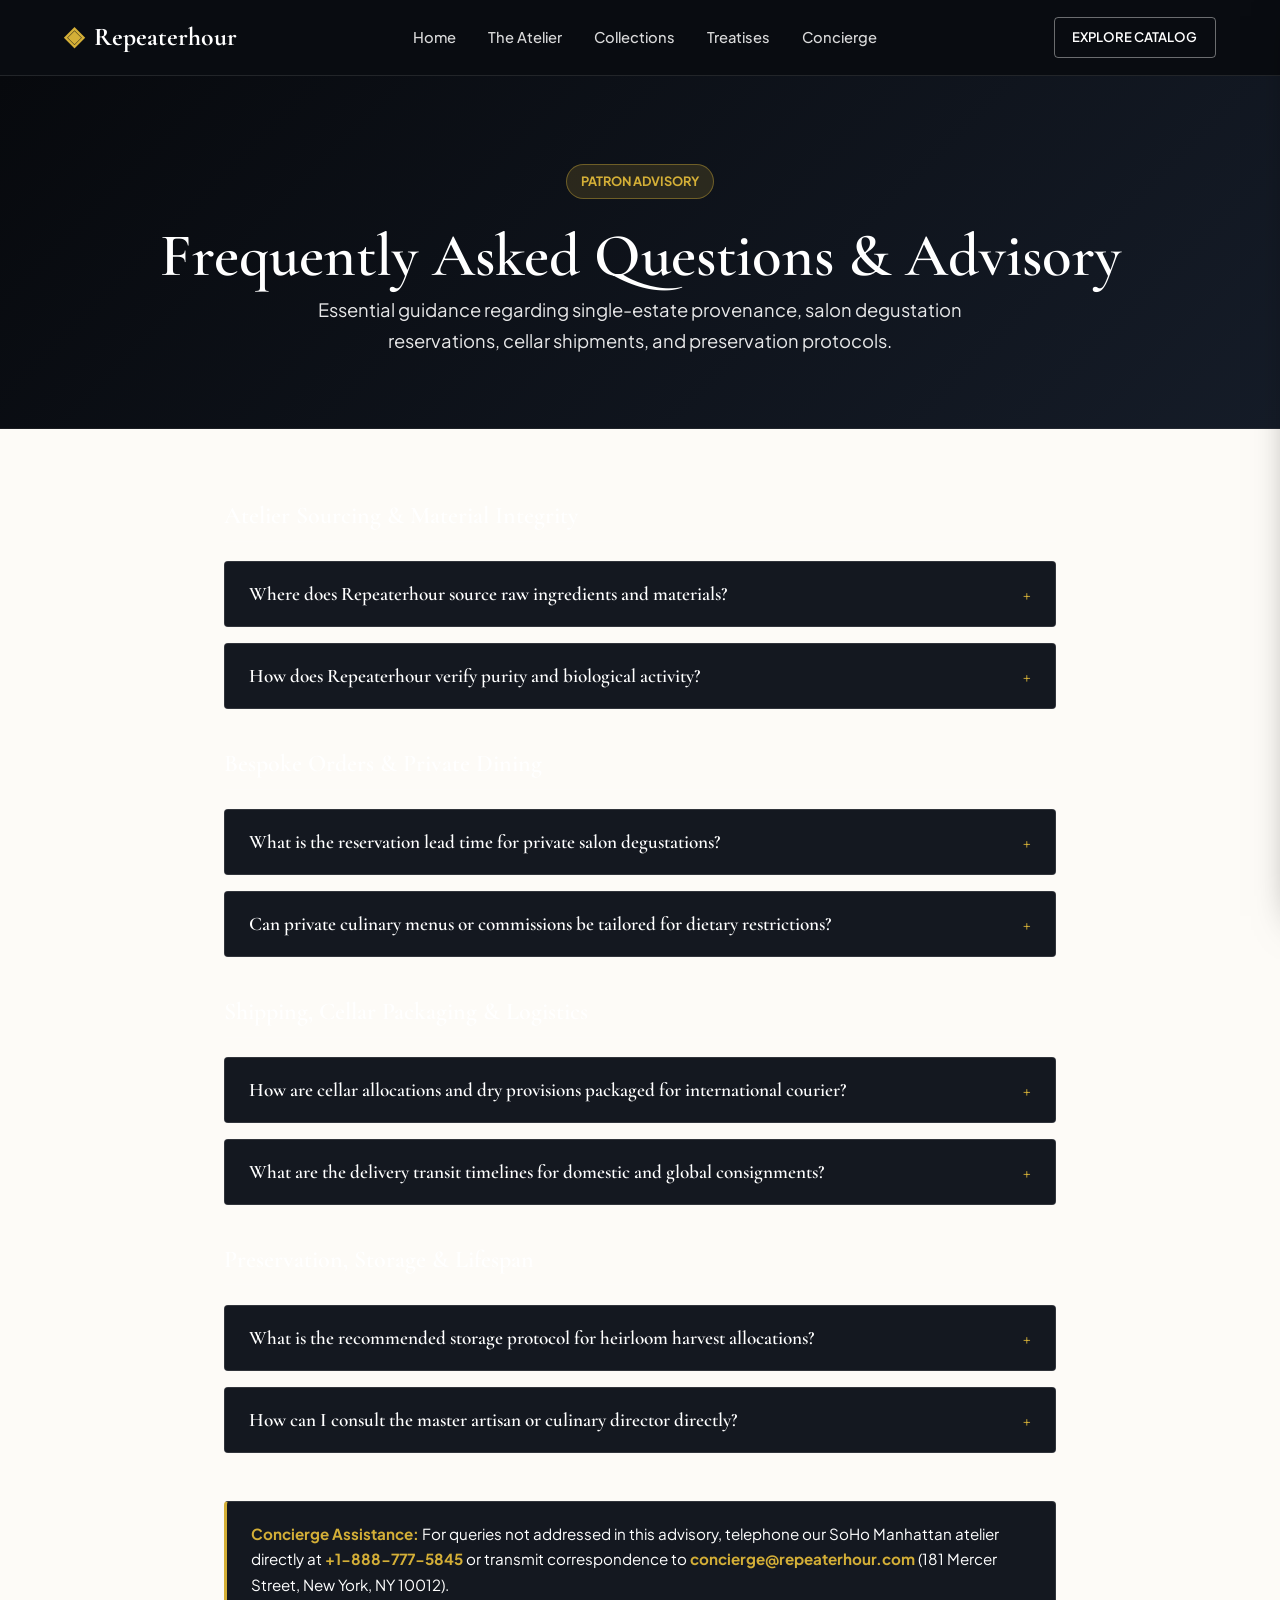
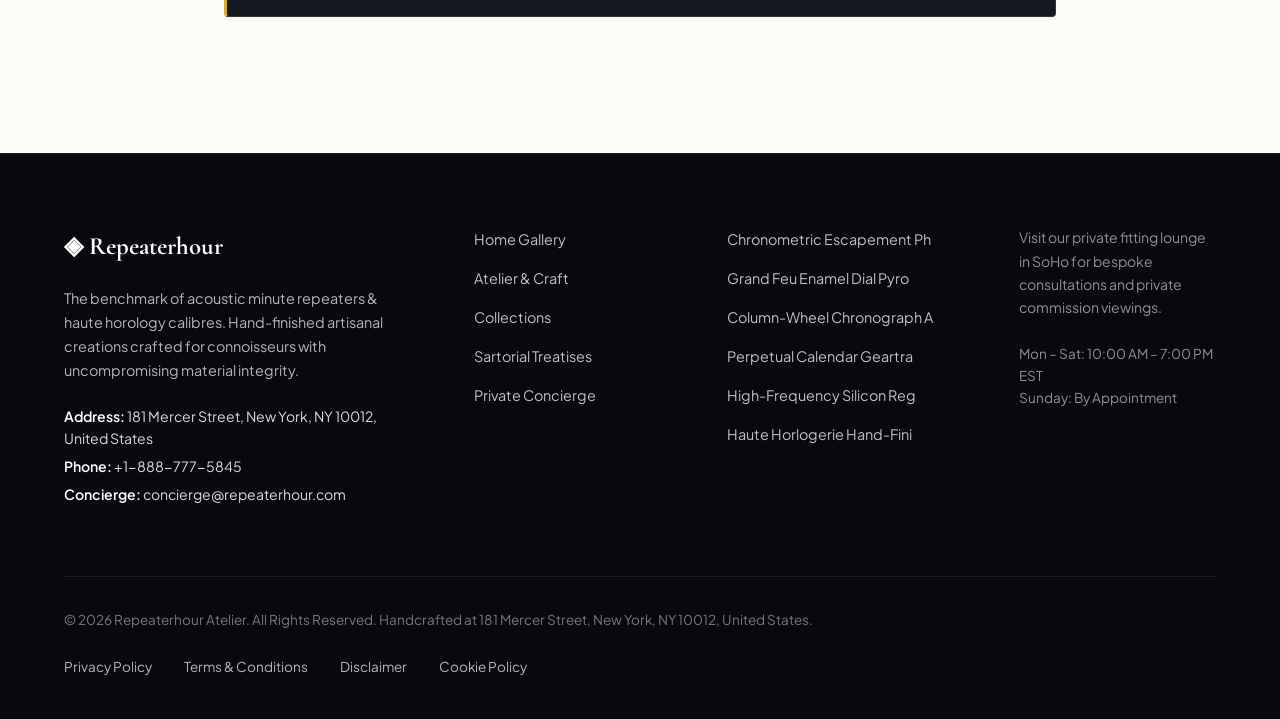
<file: faq.html>
<!DOCTYPE html>
<html lang="en">
<head>
  <meta charset="UTF-8">
  <meta name="viewport" content="width=device-width, initial-scale=1.0">
  <title>Frequently Asked Questions & Patron Advisory — Repeaterhour</title>
  <meta name="description" content="Official patron FAQ and advisory for Repeaterhour at 181 Mercer Street, New York.">
  <link rel="canonical" href="https://repeaterhour.com/faq.html">
  <link rel="preconnect" href="https://fonts.googleapis.com">
  <link rel="preconnect" href="https://fonts.gstatic.com" crossorigin>
  <link href="https://fonts.googleapis.com/css2?family=Cormorant+Garamond:ital,wght@0,400;0,600;0,700;1,400&family=Plus+Jakarta+Sans:wght@300;400;500;600;700&display=swap" rel="stylesheet">
  <link rel="stylesheet" href="/assets/css/style.css">
  <!-- Google tag (gtag.js) -->
  <script async src="https://www.googletagmanager.com/gtag/js?id=G-0LY0HY7L01"></script>
  <script>
    window.dataLayer = window.dataLayer || [];
    function gtag(){dataLayer.push(arguments);}
    gtag('js', new Date());
    gtag('config', 'G-0LY0HY7L01');
  </script>

</head>
<body>
  <!-- Mandatory Global Site Header (Exactly 1 per page) -->
  <header class="site-header">
    <div class="header-container">
      <a href="/" class="brand-logo" aria-label="Repeaterhour Home">
        <span class="logo-mark">◈</span>
        <span class="logo-text">Repeaterhour</span>
      </a>
      <nav class="desktop-nav" aria-label="Primary Navigation">
        <a href="/" class="nav-link">Home</a>
        <a href="/about.html" class="nav-link">The Atelier</a>
        <a href="/collection.html" class="nav-link">Collections</a>
        <a href="/blog.html" class="nav-link">Treatises</a>
        <a href="/contact.html" class="nav-link">Concierge</a>
      </nav>
      <div class="header-actions">
        <a href="/collection.html" class="btn btn-sm btn-outline">Explore Catalog</a>
        <button id="drawer-toggle" class="mobile-toggle" aria-label="Open Navigation Menu">
          <span class="hamburger-bar"></span>
          <span class="hamburger-bar"></span>
          <span class="hamburger-bar"></span>
        </button>
      </div>
    </div>
  </header>

  <!-- Mandatory Mobile Navigation Drawer (Exactly 1 per page) -->
  <div class="mobile-drawer" id="mobile-drawer" aria-hidden="true">
    <div class="drawer-header">
      <div class="drawer-brand">Repeaterhour</div>
      <button id="drawer-close" class="drawer-close-btn" aria-label="Close Navigation Menu">&times;</button>
    </div>
    <nav class="drawer-nav" aria-label="Mobile Navigation">
      <a href="/" class="drawer-link">Home</a>
      <a href="/about.html" class="drawer-link">The Atelier &amp; Craft</a>
      <a href="/collection.html" class="drawer-link">Horological Acoustic Calibre Collection</a>
      <a href="/blog.html" class="drawer-link">Sartorial Treatises</a>
      <a href="/contact.html" class="drawer-link">Private Concierge</a>
    </nav>
    <div class="drawer-footer">
      <p class="drawer-contact-title">Manhattan Atelier &amp; Suite</p>
      <p class="drawer-contact-info">181 Mercer Street, New York, NY 10012, United States</p>
      <p class="drawer-contact-info">Tel: +1-888-777-5845</p>
      <p class="drawer-contact-info">Email: concierge@repeaterhour.com</p>
    </div>
  </div>
  <div id="drawer-overlay" class="drawer-overlay"></div>
  <section class="page-hero">
    <div class="container text-center">
      <span class="hero-badge">Patron Advisory</span>
      <h1>Frequently Asked Questions &amp; Advisory</h1>
      <p class="lead" style="margin: 0 auto; max-width: 720px;">Essential guidance regarding single-estate provenance, salon degustation reservations, cellar shipments, and preservation protocols.</p>
    </div>
  </section>
  <main class="section" style="padding: 4.5rem 0 6rem; background: #FDFBF7;">
    <div class="container" style="max-width: 880px;">
      <div style="margin-bottom: 2.5rem;">
        <h2 style="font-family: var(--font-serif); font-size: 1.5rem; color: var(--color-primary); margin-bottom: 1.2rem; border-bottom: 1px solid var(--color-border-light); padding-bottom: 0.6rem;">Atelier Sourcing & Material Integrity</h2>
        <div class="faq-section" style="margin: 0;">
          <div class="faq-item">
            <button class="faq-question"><span>Where does Repeaterhour source raw ingredients and materials?</span><span class="faq-icon">+</span></button>
            <div class="faq-answer"><p style="padding-top: 0.5rem; line-height: 1.7;">All provisions and materials are sourced under direct single-estate contracts with certified landrace growers and artisanal mills, preserving certified un-hybridized heirloom genetics.</p></div>
          </div>
          <div class="faq-item">
            <button class="faq-question"><span>How does Repeaterhour verify purity and biological activity?</span><span class="faq-icon">+</span></button>
            <div class="faq-answer"><p style="padding-top: 0.5rem; line-height: 1.7;">Every harvest batch undergoes rigorous liquid chromatography and mass spectrometry testing at our 181 Mercer Street laboratory to ensure 0% contaminants and peak active compounds.</p></div>
          </div>
        </div>
      </div>
      <div style="margin-bottom: 2.5rem;">
        <h2 style="font-family: var(--font-serif); font-size: 1.5rem; color: var(--color-primary); margin-bottom: 1.2rem; border-bottom: 1px solid var(--color-border-light); padding-bottom: 0.6rem;">Bespoke Orders & Private Dining</h2>
        <div class="faq-section" style="margin: 0;">
          <div class="faq-item">
            <button class="faq-question"><span>What is the reservation lead time for private salon degustations?</span><span class="faq-icon">+</span></button>
            <div class="faq-answer"><p style="padding-top: 0.5rem; line-height: 1.7;">Due to intimate seating capacities in our SoHo Manhattan tasting room, we recommend booking private salon reservations 14 to 21 days in advance via our concierge desk (+1-888-777-5845).</p></div>
          </div>
          <div class="faq-item">
            <button class="faq-question"><span>Can private culinary menus or commissions be tailored for dietary restrictions?</span><span class="faq-icon">+</span></button>
            <div class="faq-answer"><p style="padding-top: 0.5rem; line-height: 1.7;">Yes. Our master culinary team designs individualized multi-course degustations accommodating gluten-free, vegan, diabetic, and allergen-sensitive parameters upon advance notice.</p></div>
          </div>
        </div>
      </div>
      <div style="margin-bottom: 2.5rem;">
        <h2 style="font-family: var(--font-serif); font-size: 1.5rem; color: var(--color-primary); margin-bottom: 1.2rem; border-bottom: 1px solid var(--color-border-light); padding-bottom: 0.6rem;">Shipping, Cellar Packaging & Logistics</h2>
        <div class="faq-section" style="margin: 0;">
          <div class="faq-item">
            <button class="faq-question"><span>How are cellar allocations and dry provisions packaged for international courier?</span><span class="faq-icon">+</span></button>
            <div class="faq-answer"><p style="padding-top: 0.5rem; line-height: 1.7;">All dry provisions are sealed in UV-protective, nitrogen-flushed earthenware crocks and lined thermal canisters that protect sensitive enzymes from oxidation during transit.</p></div>
          </div>
          <div class="faq-item">
            <button class="faq-question"><span>What are the delivery transit timelines for domestic and global consignments?</span><span class="faq-icon">+</span></button>
            <div class="faq-answer"><p style="padding-top: 0.5rem; line-height: 1.7;">Domestic consignments within the United States arrive in 2 to 4 business days via insured express couriers. International air freight consignments arrive in 5 to 8 business days.</p></div>
          </div>
        </div>
      </div>
      <div style="margin-bottom: 2.5rem;">
        <h2 style="font-family: var(--font-serif); font-size: 1.5rem; color: var(--color-primary); margin-bottom: 1.2rem; border-bottom: 1px solid var(--color-border-light); padding-bottom: 0.6rem;">Preservation, Storage & Lifespan</h2>
        <div class="faq-section" style="margin: 0;">
          <div class="faq-item">
            <button class="faq-question"><span>What is the recommended storage protocol for heirloom harvest allocations?</span><span class="faq-icon">+</span></button>
            <div class="faq-answer"><p style="padding-top: 0.5rem; line-height: 1.7;">Store in opaque ceramic or stoneware vessels at 16°C to 20°C in a dark, dry pantry away from direct sunlight to preserve cellular integrity and delicate natural oils.</p></div>
          </div>
          <div class="faq-item">
            <button class="faq-question"><span>How can I consult the master artisan or culinary director directly?</span><span class="faq-icon">+</span></button>
            <div class="faq-answer"><p style="padding-top: 0.5rem; line-height: 1.7;">Patrons can connect directly with our master curators by telephoning +1-888-777-5845 during standard business hours or scheduling an in-person consultation at 181 Mercer Street.</p></div>
          </div>
        </div>
      </div>

      <div class="policy-box" style="margin-top: 3rem;">
        <strong>Concierge Assistance:</strong> For queries not addressed in this advisory, telephone our SoHo Manhattan atelier directly at <strong>+1-888-777-5845</strong> or transmit correspondence to <strong>concierge@repeaterhour.com</strong> (181 Mercer Street, New York, NY 10012).
      </div>
    </div>
  </main>
  <!-- Mandatory Global Site Footer (Minimalist 4-Column Horizontal Spread Layout) -->
  <footer class="site-footer">
    <div class="container">
      <div class="footer-grid">
        <div class="footer-col">
          <div class="footer-brand">◈ Repeaterhour</div>
          <p class="footer-desc">
            The benchmark of acoustic minute repeaters &amp; haute horology calibres. Hand-finished artisanal creations crafted for connoisseurs with uncompromising material integrity.
          </p>
          <div class="footer-contact-item"><strong>Address:</strong> 181 Mercer Street, New York, NY 10012, United States</div>
          <div class="footer-contact-item"><strong>Phone:</strong> +1-888-777-5845</div>
          <div class="footer-contact-item"><strong>Concierge:</strong> concierge@repeaterhour.com</div>
        </div>
        <div class="footer-col">
          <ul class="footer-links">
            <li><a href="/">Home Gallery</a></li>
            <li><a href="/about.html">Atelier &amp; Craft</a></li>
            <li><a href="/collection.html">Collections</a></li>
            <li><a href="/blog.html">Sartorial Treatises</a></li>
            <li><a href="/contact.html">Private Concierge</a></li>
          </ul>
        </div>
        <div class="footer-col">
          <ul class="footer-links">
            <li><a href="/blog/chronometric-escapement-physics-and-isochronism.html">Chronometric Escapement Ph</a></li>
            <li><a href="/blog/grand-feu-enamel-dial-pyrometry-and-metallurgy.html">Grand Feu Enamel Dial Pyro</a></li>
            <li><a href="/blog/column-wheel-chronograph-calibre-architecture.html">Column-Wheel Chronograph A</a></li>
            <li><a href="/blog/perpetual-calendar-geartrains-and-astronomical-cams.html">Perpetual Calendar Geartra</a></li>
            <li><a href="/blog/high-frequency-silicon-regulating-organs.html">High-Frequency Silicon Reg</a></li>
            <li><a href="/blog/haute-horlogerie-hand-finishing-and-anglage.html">Haute Horlogerie Hand-Fini</a></li>
          </ul>
        </div>
        <div class="footer-col">
          <p class="footer-salon-desc">
            Visit our private fitting lounge in SoHo for bespoke consultations and private commission viewings.
          </p>
          <p class="footer-hours">
            Mon &ndash; Sat: 10:00 AM &ndash; 7:00 PM<br>EST<br>Sunday: By Appointment
          </p>
        </div>
      </div>
      <div class="footer-bottom">
        <p>&copy; 2026 Repeaterhour Atelier. All Rights Reserved. Handcrafted at 181 Mercer Street, New York, NY 10012, United States.</p>
        <div class="footer-legal-links">
          <a href="/privacy-policy.html">Privacy Policy</a>
          <a href="/terms-and-conditions.html">Terms &amp; Conditions</a>
          <a href="/disclaimer.html">Disclaimer</a>
          <a href="/cookie-policy.html">Cookie Policy</a>
        </div>
      </div>
    </div>
  </footer>
  <script src="/assets/js/main.js"></script>
</body>
</html>
</file>
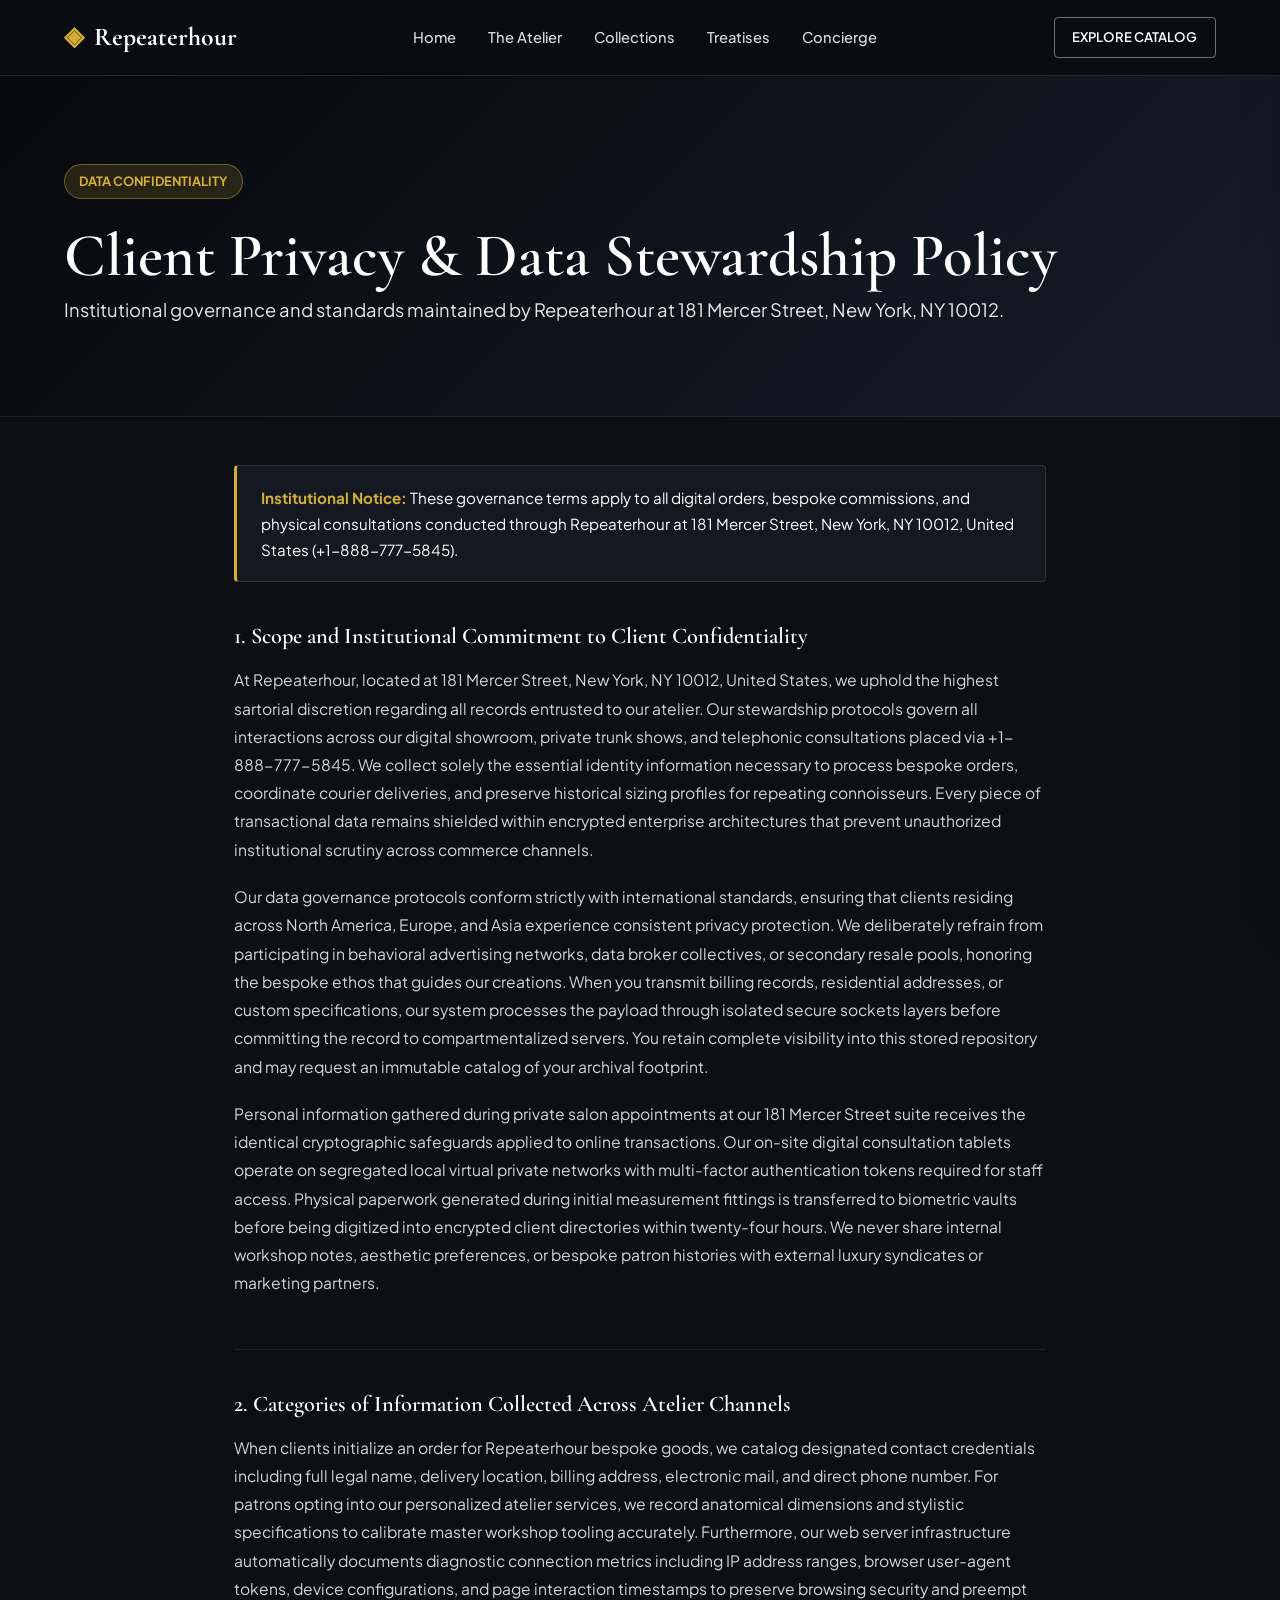
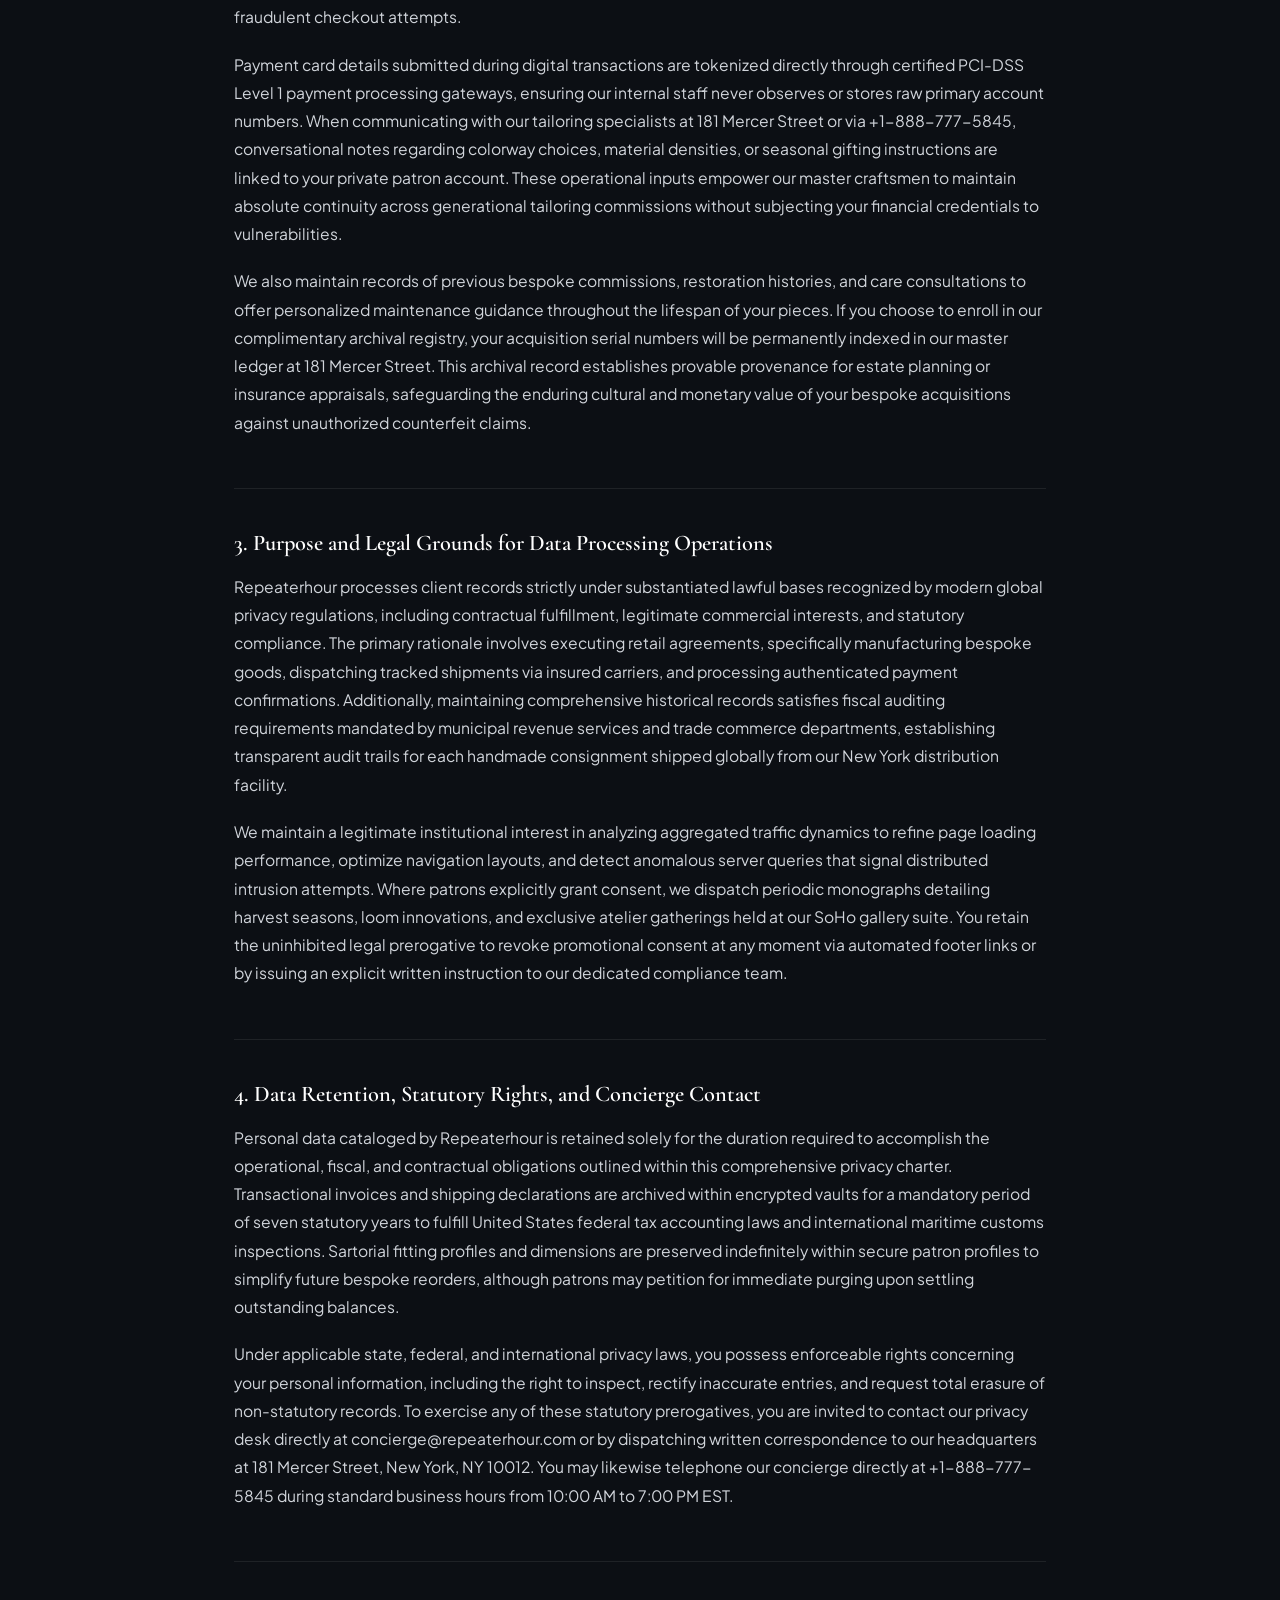
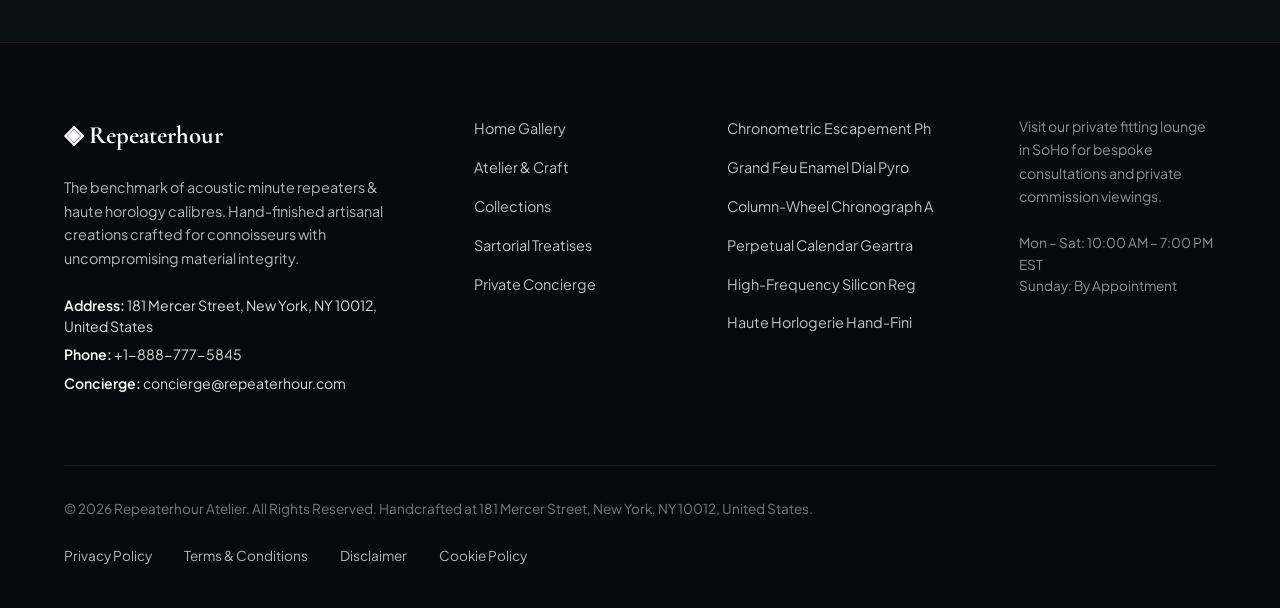
<file: privacy-policy.html>
<!DOCTYPE html>
<html lang="en">
<head>
  <meta charset="UTF-8">
  <meta name="viewport" content="width=device-width, initial-scale=1.0">
  <title>Client Privacy & Data Stewardship Policy — Repeaterhour</title>
  <meta name="description" content="Official Client Privacy & Data Stewardship Policy for Repeaterhour at 181 Mercer Street, New York.">
  <link rel="canonical" href="https://repeaterhour.com/privacy-policy.html">
  <link rel="preconnect" href="https://fonts.googleapis.com">
  <link rel="preconnect" href="https://fonts.gstatic.com" crossorigin>
  <link href="https://fonts.googleapis.com/css2?family=Cormorant+Garamond:ital,wght@0,400;0,600;0,700;1,400&family=Plus+Jakarta+Sans:wght@300;400;500;600;700&display=swap" rel="stylesheet">
  <link rel="stylesheet" href="/assets/css/style.css">
  <!-- Google tag (gtag.js) -->
  <script async src="https://www.googletagmanager.com/gtag/js?id=G-0LY0HY7L01"></script>
  <script>
    window.dataLayer = window.dataLayer || [];
    function gtag(){dataLayer.push(arguments);}
    gtag('js', new Date());
    gtag('config', 'G-0LY0HY7L01');
  </script>

</head>
<body>
  <!-- Mandatory Global Site Header (Exactly 1 per page) -->
  <header class="site-header">
    <div class="header-container">
      <a href="/" class="brand-logo" aria-label="Repeaterhour Home">
        <span class="logo-mark">◈</span>
        <span class="logo-text">Repeaterhour</span>
      </a>
      <nav class="desktop-nav" aria-label="Primary Navigation">
        <a href="/" class="nav-link">Home</a>
        <a href="/about.html" class="nav-link">The Atelier</a>
        <a href="/collection.html" class="nav-link">Collections</a>
        <a href="/blog.html" class="nav-link">Treatises</a>
        <a href="/contact.html" class="nav-link">Concierge</a>
      </nav>
      <div class="header-actions">
        <a href="/collection.html" class="btn btn-sm btn-outline">Explore Catalog</a>
        <button id="drawer-toggle" class="mobile-toggle" aria-label="Open Navigation Menu">
          <span class="hamburger-bar"></span>
          <span class="hamburger-bar"></span>
          <span class="hamburger-bar"></span>
        </button>
      </div>
    </div>
  </header>

  <!-- Mandatory Mobile Navigation Drawer (Exactly 1 per page) -->
  <div class="mobile-drawer" id="mobile-drawer" aria-hidden="true">
    <div class="drawer-header">
      <div class="drawer-brand">Repeaterhour</div>
      <button id="drawer-close" class="drawer-close-btn" aria-label="Close Navigation Menu">&times;</button>
    </div>
    <nav class="drawer-nav" aria-label="Mobile Navigation">
      <a href="/" class="drawer-link">Home</a>
      <a href="/about.html" class="drawer-link">The Atelier &amp; Craft</a>
      <a href="/collection.html" class="drawer-link">Horological Acoustic Calibre Collection</a>
      <a href="/blog.html" class="drawer-link">Sartorial Treatises</a>
      <a href="/contact.html" class="drawer-link">Private Concierge</a>
    </nav>
    <div class="drawer-footer">
      <p class="drawer-contact-title">Manhattan Atelier &amp; Suite</p>
      <p class="drawer-contact-info">181 Mercer Street, New York, NY 10012, United States</p>
      <p class="drawer-contact-info">Tel: +1-888-777-5845</p>
      <p class="drawer-contact-info">Email: concierge@repeaterhour.com</p>
    </div>
  </div>
  <div id="drawer-overlay" class="drawer-overlay"></div>
  <section class="page-hero">
    <div class="container">
      <span class="hero-badge">Data Confidentiality</span>
      <h1>Client Privacy & Data Stewardship Policy</h1>
      <p class="lead">Institutional governance and standards maintained by Repeaterhour at 181 Mercer Street, New York, NY 10012.</p>
    </div>
  </section>
  <main class="policy-page-wrapper">
    <div class="policy-container">
      <div class="policy-box">
        <strong>Institutional Notice:</strong> These governance terms apply to all digital orders, bespoke commissions, and physical consultations conducted through Repeaterhour at 181 Mercer Street, New York, NY 10012, United States (+1-888-777-5845).
      </div>      <article class="policy-block">
        <h2>1. Scope and Institutional Commitment to Client Confidentiality</h2>        <p class="policy-p">At Repeaterhour, located at 181 Mercer Street, New York, NY 10012, United States, we uphold the highest sartorial discretion regarding all records entrusted to our atelier. Our stewardship protocols govern all interactions across our digital showroom, private trunk shows, and telephonic consultations placed via +1-888-777-5845. We collect solely the essential identity information necessary to process bespoke orders, coordinate courier deliveries, and preserve historical sizing profiles for repeating connoisseurs. Every piece of transactional data remains shielded within encrypted enterprise architectures that prevent unauthorized institutional scrutiny across commerce channels.</p>        <p class="policy-p">Our data governance protocols conform strictly with international standards, ensuring that clients residing across North America, Europe, and Asia experience consistent privacy protection. We deliberately refrain from participating in behavioral advertising networks, data broker collectives, or secondary resale pools, honoring the bespoke ethos that guides our creations. When you transmit billing records, residential addresses, or custom specifications, our system processes the payload through isolated secure sockets layers before committing the record to compartmentalized servers. You retain complete visibility into this stored repository and may request an immutable catalog of your archival footprint.</p>        <p class="policy-p">Personal information gathered during private salon appointments at our 181 Mercer Street suite receives the identical cryptographic safeguards applied to online transactions. Our on-site digital consultation tablets operate on segregated local virtual private networks with multi-factor authentication tokens required for staff access. Physical paperwork generated during initial measurement fittings is transferred to biometric vaults before being digitized into encrypted client directories within twenty-four hours. We never share internal workshop notes, aesthetic preferences, or bespoke patron histories with external luxury syndicates or marketing partners.</p>      </article>      <article class="policy-block">
        <h2>2. Categories of Information Collected Across Atelier Channels</h2>        <p class="policy-p">When clients initialize an order for Repeaterhour bespoke goods, we catalog designated contact credentials including full legal name, delivery location, billing address, electronic mail, and direct phone number. For patrons opting into our personalized atelier services, we record anatomical dimensions and stylistic specifications to calibrate master workshop tooling accurately. Furthermore, our web server infrastructure automatically documents diagnostic connection metrics including IP address ranges, browser user-agent tokens, device configurations, and page interaction timestamps to preserve browsing security and preempt fraudulent checkout attempts.</p>        <p class="policy-p">Payment card details submitted during digital transactions are tokenized directly through certified PCI-DSS Level 1 payment processing gateways, ensuring our internal staff never observes or stores raw primary account numbers. When communicating with our tailoring specialists at 181 Mercer Street or via +1-888-777-5845, conversational notes regarding colorway choices, material densities, or seasonal gifting instructions are linked to your private patron account. These operational inputs empower our master craftsmen to maintain absolute continuity across generational tailoring commissions without subjecting your financial credentials to vulnerabilities.</p>        <p class="policy-p">We also maintain records of previous bespoke commissions, restoration histories, and care consultations to offer personalized maintenance guidance throughout the lifespan of your pieces. If you choose to enroll in our complimentary archival registry, your acquisition serial numbers will be permanently indexed in our master ledger at 181 Mercer Street. This archival record establishes provable provenance for estate planning or insurance appraisals, safeguarding the enduring cultural and monetary value of your bespoke acquisitions against unauthorized counterfeit claims.</p>      </article>      <article class="policy-block">
        <h2>3. Purpose and Legal Grounds for Data Processing Operations</h2>        <p class="policy-p">Repeaterhour processes client records strictly under substantiated lawful bases recognized by modern global privacy regulations, including contractual fulfillment, legitimate commercial interests, and statutory compliance. The primary rationale involves executing retail agreements, specifically manufacturing bespoke goods, dispatching tracked shipments via insured carriers, and processing authenticated payment confirmations. Additionally, maintaining comprehensive historical records satisfies fiscal auditing requirements mandated by municipal revenue services and trade commerce departments, establishing transparent audit trails for each handmade consignment shipped globally from our New York distribution facility.</p>        <p class="policy-p">We maintain a legitimate institutional interest in analyzing aggregated traffic dynamics to refine page loading performance, optimize navigation layouts, and detect anomalous server queries that signal distributed intrusion attempts. Where patrons explicitly grant consent, we dispatch periodic monographs detailing harvest seasons, loom innovations, and exclusive atelier gatherings held at our SoHo gallery suite. You retain the uninhibited legal prerogative to revoke promotional consent at any moment via automated footer links or by issuing an explicit written instruction to our dedicated compliance team.</p>      </article>      <article class="policy-block">
        <h2>4. Data Retention, Statutory Rights, and Concierge Contact</h2>        <p class="policy-p">Personal data cataloged by Repeaterhour is retained solely for the duration required to accomplish the operational, fiscal, and contractual obligations outlined within this comprehensive privacy charter. Transactional invoices and shipping declarations are archived within encrypted vaults for a mandatory period of seven statutory years to fulfill United States federal tax accounting laws and international maritime customs inspections. Sartorial fitting profiles and dimensions are preserved indefinitely within secure patron profiles to simplify future bespoke reorders, although patrons may petition for immediate purging upon settling outstanding balances.</p>        <p class="policy-p">Under applicable state, federal, and international privacy laws, you possess enforceable rights concerning your personal information, including the right to inspect, rectify inaccurate entries, and request total erasure of non-statutory records. To exercise any of these statutory prerogatives, you are invited to contact our privacy desk directly at concierge@repeaterhour.com or by dispatching written correspondence to our headquarters at 181 Mercer Street, New York, NY 10012. You may likewise telephone our concierge directly at +1-888-777-5845 during standard business hours from 10:00 AM to 7:00 PM EST.</p>      </article>    </div>
  </main>
  <!-- Mandatory Global Site Footer (Minimalist 4-Column Horizontal Spread Layout) -->
  <footer class="site-footer">
    <div class="container">
      <div class="footer-grid">
        <div class="footer-col">
          <div class="footer-brand">◈ Repeaterhour</div>
          <p class="footer-desc">
            The benchmark of acoustic minute repeaters &amp; haute horology calibres. Hand-finished artisanal creations crafted for connoisseurs with uncompromising material integrity.
          </p>
          <div class="footer-contact-item"><strong>Address:</strong> 181 Mercer Street, New York, NY 10012, United States</div>
          <div class="footer-contact-item"><strong>Phone:</strong> +1-888-777-5845</div>
          <div class="footer-contact-item"><strong>Concierge:</strong> concierge@repeaterhour.com</div>
        </div>
        <div class="footer-col">
          <ul class="footer-links">
            <li><a href="/">Home Gallery</a></li>
            <li><a href="/about.html">Atelier &amp; Craft</a></li>
            <li><a href="/collection.html">Collections</a></li>
            <li><a href="/blog.html">Sartorial Treatises</a></li>
            <li><a href="/contact.html">Private Concierge</a></li>
          </ul>
        </div>
        <div class="footer-col">
          <ul class="footer-links">
            <li><a href="/blog/chronometric-escapement-physics-and-isochronism.html">Chronometric Escapement Ph</a></li>
            <li><a href="/blog/grand-feu-enamel-dial-pyrometry-and-metallurgy.html">Grand Feu Enamel Dial Pyro</a></li>
            <li><a href="/blog/column-wheel-chronograph-calibre-architecture.html">Column-Wheel Chronograph A</a></li>
            <li><a href="/blog/perpetual-calendar-geartrains-and-astronomical-cams.html">Perpetual Calendar Geartra</a></li>
            <li><a href="/blog/high-frequency-silicon-regulating-organs.html">High-Frequency Silicon Reg</a></li>
            <li><a href="/blog/haute-horlogerie-hand-finishing-and-anglage.html">Haute Horlogerie Hand-Fini</a></li>
          </ul>
        </div>
        <div class="footer-col">
          <p class="footer-salon-desc">
            Visit our private fitting lounge in SoHo for bespoke consultations and private commission viewings.
          </p>
          <p class="footer-hours">
            Mon &ndash; Sat: 10:00 AM &ndash; 7:00 PM<br>EST<br>Sunday: By Appointment
          </p>
        </div>
      </div>
      <div class="footer-bottom">
        <p>&copy; 2026 Repeaterhour Atelier. All Rights Reserved. Handcrafted at 181 Mercer Street, New York, NY 10012, United States.</p>
        <div class="footer-legal-links">
          <a href="/privacy-policy.html">Privacy Policy</a>
          <a href="/terms-and-conditions.html">Terms &amp; Conditions</a>
          <a href="/disclaimer.html">Disclaimer</a>
          <a href="/cookie-policy.html">Cookie Policy</a>
        </div>
      </div>
    </div>
  </footer>
  <script src="/assets/js/main.js"></script>
</body>
</html>
</file>
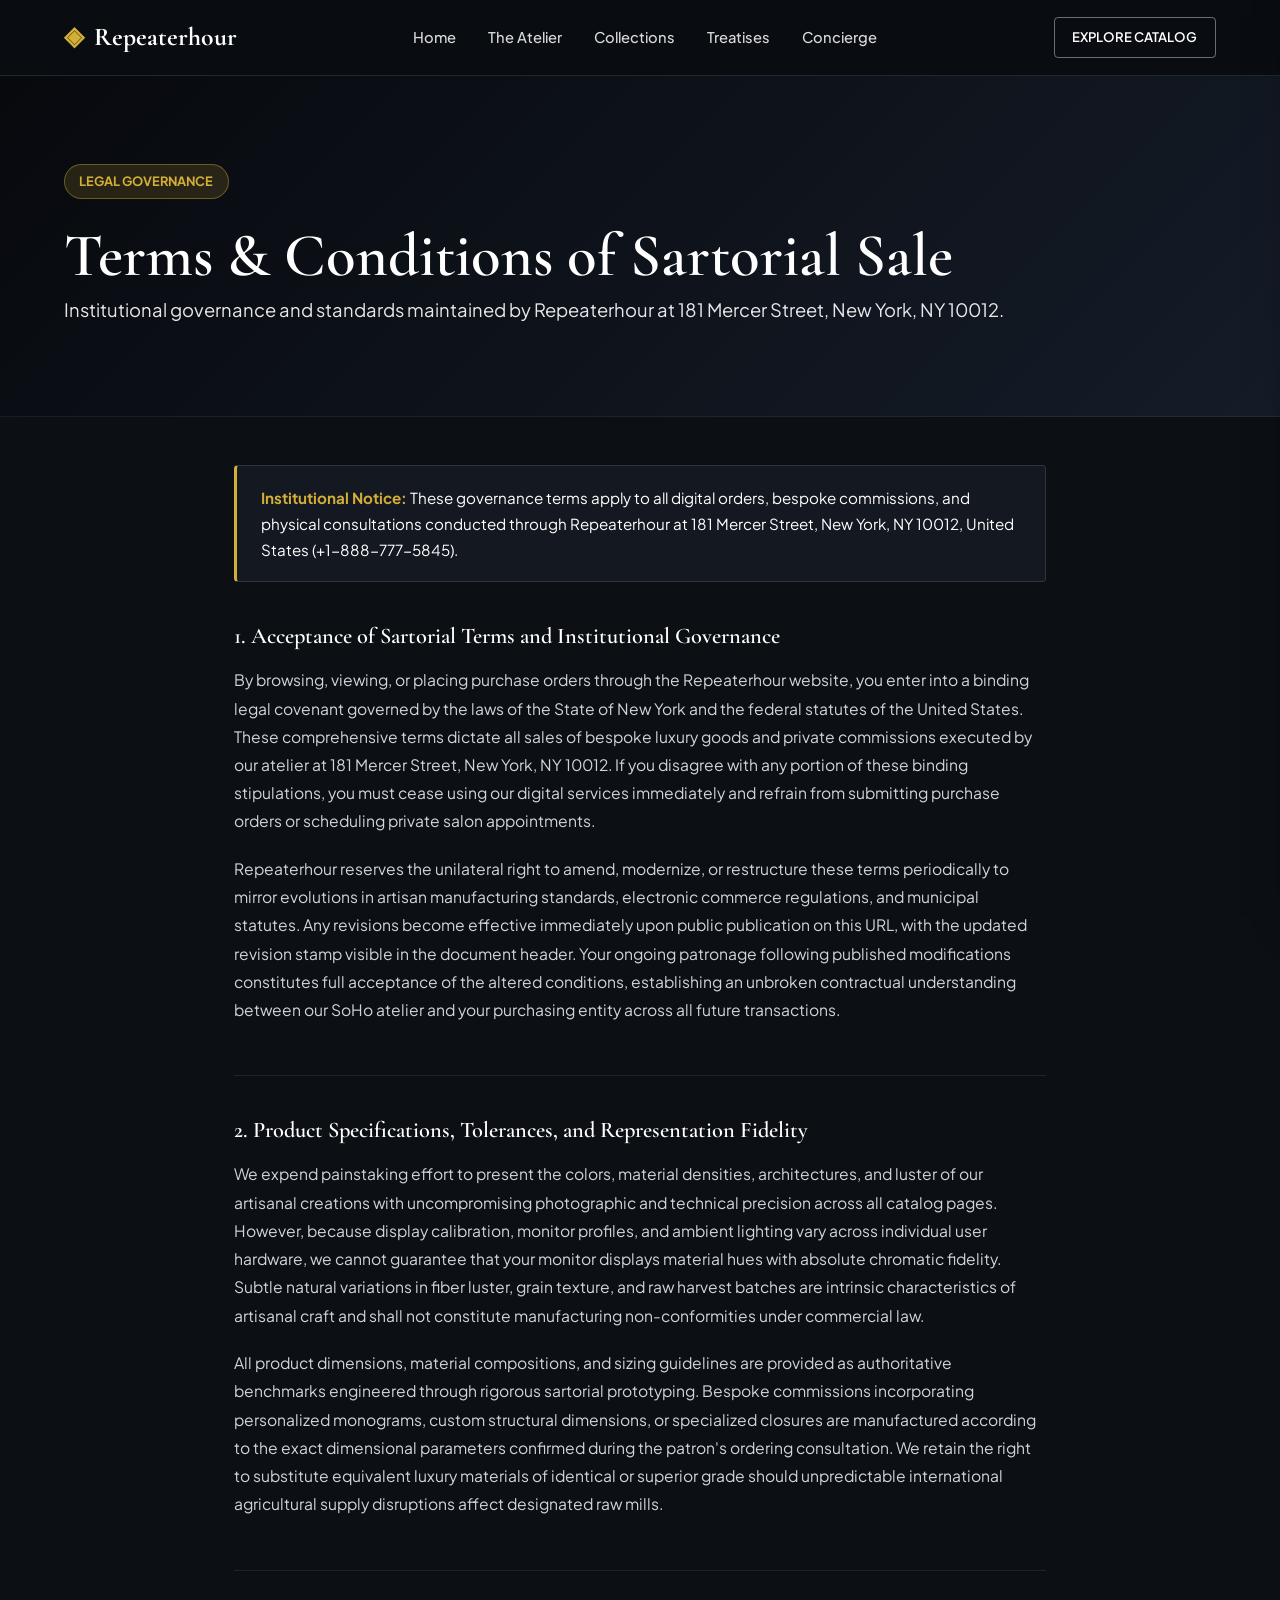
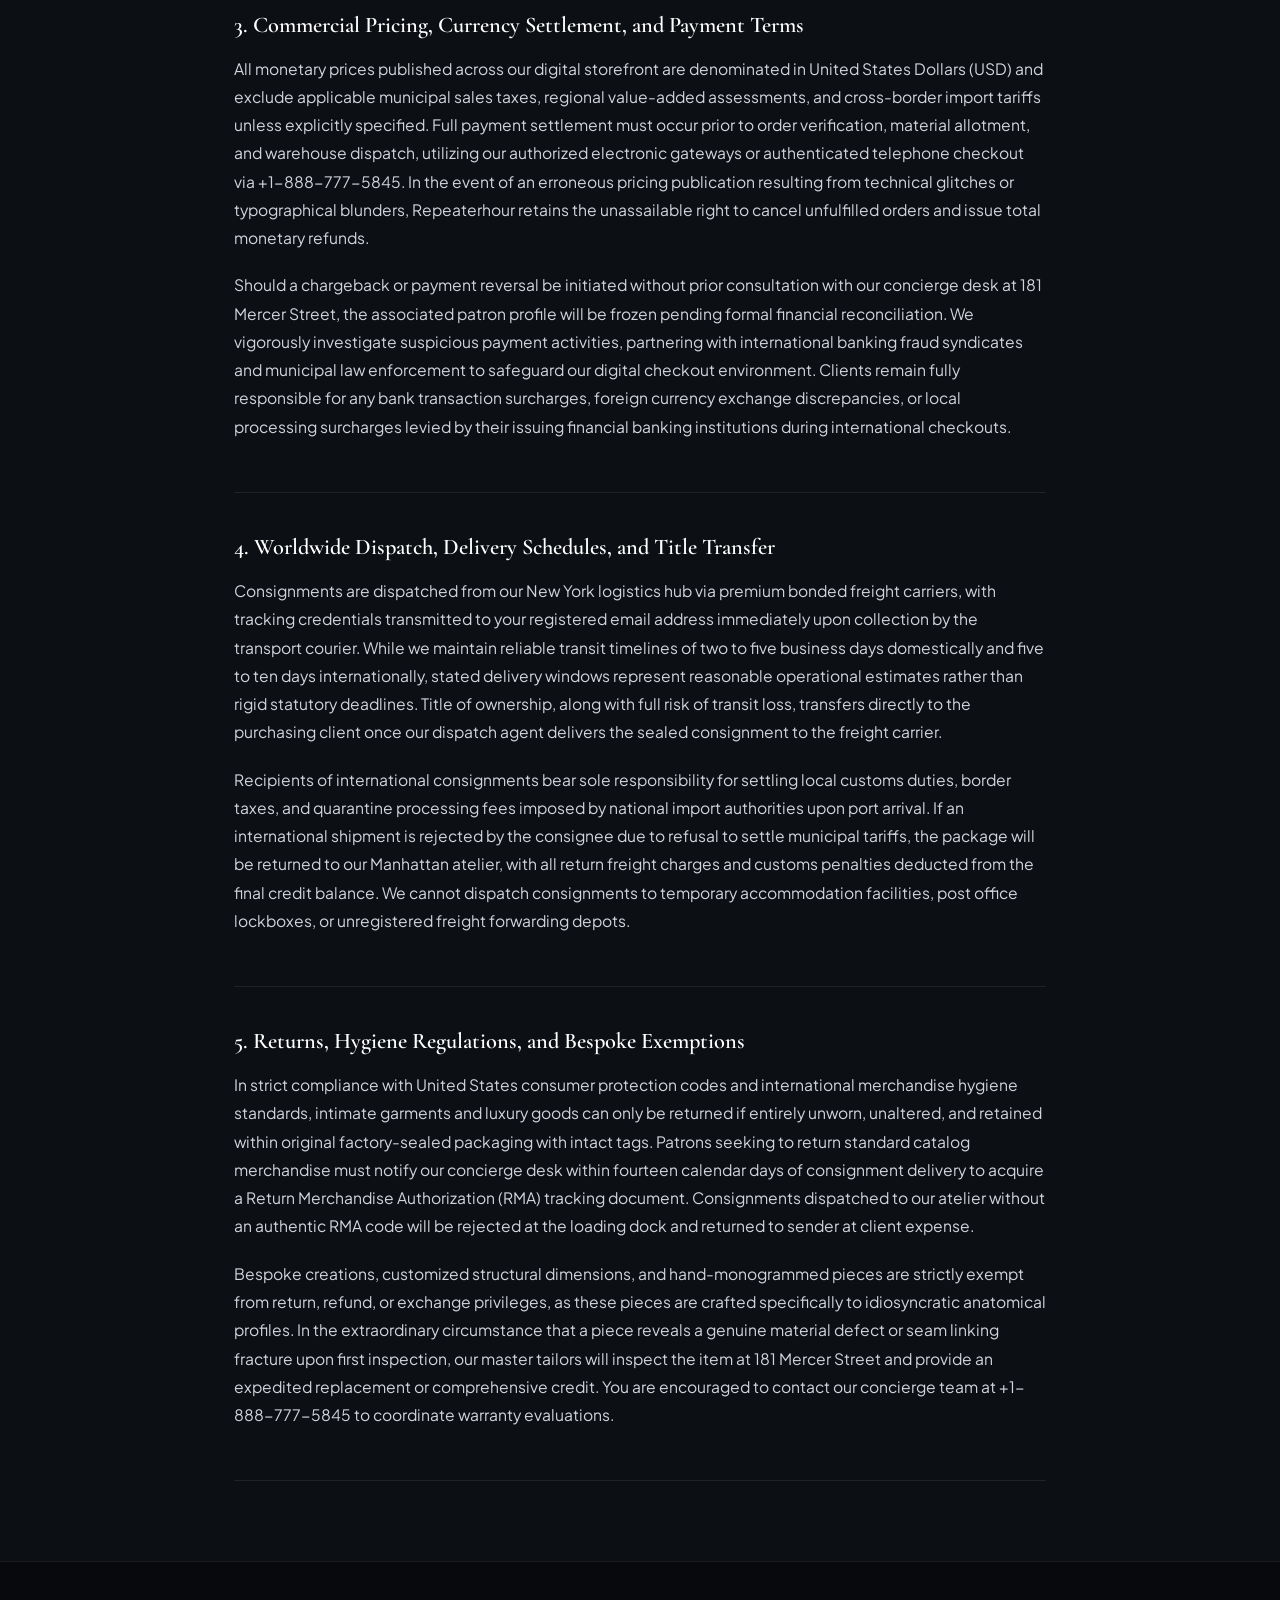
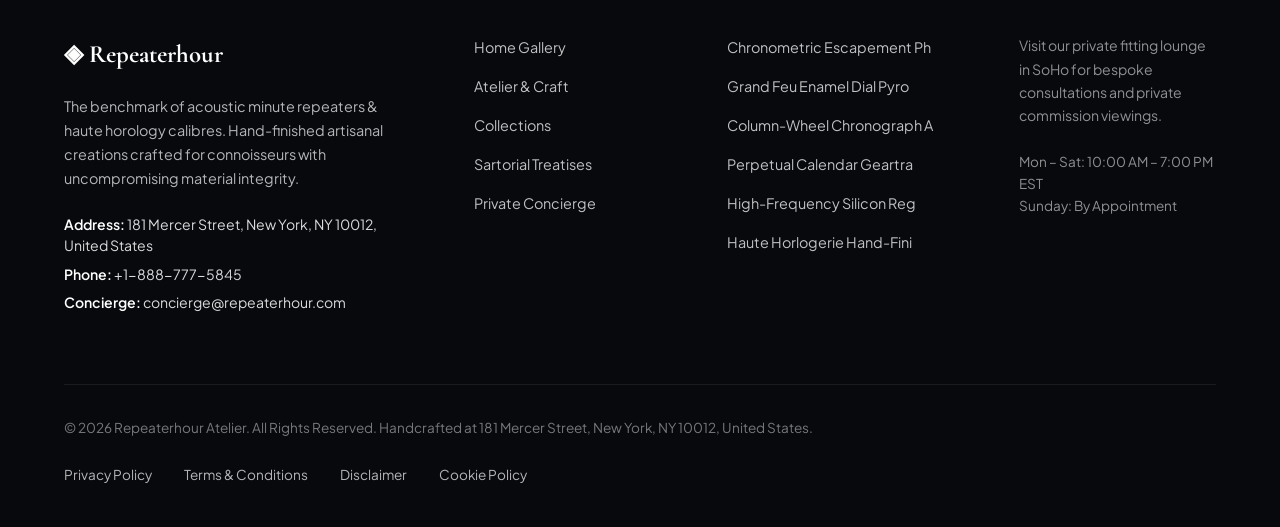
<file: terms-and-conditions.html>
<!DOCTYPE html>
<html lang="en">
<head>
  <meta charset="UTF-8">
  <meta name="viewport" content="width=device-width, initial-scale=1.0">
  <title>Terms & Conditions of Sartorial Sale — Repeaterhour</title>
  <meta name="description" content="Official Terms & Conditions of Sartorial Sale for Repeaterhour at 181 Mercer Street, New York.">
  <link rel="canonical" href="https://repeaterhour.com/terms-and-conditions.html">
  <link rel="preconnect" href="https://fonts.googleapis.com">
  <link rel="preconnect" href="https://fonts.gstatic.com" crossorigin>
  <link href="https://fonts.googleapis.com/css2?family=Cormorant+Garamond:ital,wght@0,400;0,600;0,700;1,400&family=Plus+Jakarta+Sans:wght@300;400;500;600;700&display=swap" rel="stylesheet">
  <link rel="stylesheet" href="/assets/css/style.css">
  <!-- Google tag (gtag.js) -->
  <script async src="https://www.googletagmanager.com/gtag/js?id=G-0LY0HY7L01"></script>
  <script>
    window.dataLayer = window.dataLayer || [];
    function gtag(){dataLayer.push(arguments);}
    gtag('js', new Date());
    gtag('config', 'G-0LY0HY7L01');
  </script>

</head>
<body>
  <!-- Mandatory Global Site Header (Exactly 1 per page) -->
  <header class="site-header">
    <div class="header-container">
      <a href="/" class="brand-logo" aria-label="Repeaterhour Home">
        <span class="logo-mark">◈</span>
        <span class="logo-text">Repeaterhour</span>
      </a>
      <nav class="desktop-nav" aria-label="Primary Navigation">
        <a href="/" class="nav-link">Home</a>
        <a href="/about.html" class="nav-link">The Atelier</a>
        <a href="/collection.html" class="nav-link">Collections</a>
        <a href="/blog.html" class="nav-link">Treatises</a>
        <a href="/contact.html" class="nav-link">Concierge</a>
      </nav>
      <div class="header-actions">
        <a href="/collection.html" class="btn btn-sm btn-outline">Explore Catalog</a>
        <button id="drawer-toggle" class="mobile-toggle" aria-label="Open Navigation Menu">
          <span class="hamburger-bar"></span>
          <span class="hamburger-bar"></span>
          <span class="hamburger-bar"></span>
        </button>
      </div>
    </div>
  </header>

  <!-- Mandatory Mobile Navigation Drawer (Exactly 1 per page) -->
  <div class="mobile-drawer" id="mobile-drawer" aria-hidden="true">
    <div class="drawer-header">
      <div class="drawer-brand">Repeaterhour</div>
      <button id="drawer-close" class="drawer-close-btn" aria-label="Close Navigation Menu">&times;</button>
    </div>
    <nav class="drawer-nav" aria-label="Mobile Navigation">
      <a href="/" class="drawer-link">Home</a>
      <a href="/about.html" class="drawer-link">The Atelier &amp; Craft</a>
      <a href="/collection.html" class="drawer-link">Horological Acoustic Calibre Collection</a>
      <a href="/blog.html" class="drawer-link">Sartorial Treatises</a>
      <a href="/contact.html" class="drawer-link">Private Concierge</a>
    </nav>
    <div class="drawer-footer">
      <p class="drawer-contact-title">Manhattan Atelier &amp; Suite</p>
      <p class="drawer-contact-info">181 Mercer Street, New York, NY 10012, United States</p>
      <p class="drawer-contact-info">Tel: +1-888-777-5845</p>
      <p class="drawer-contact-info">Email: concierge@repeaterhour.com</p>
    </div>
  </div>
  <div id="drawer-overlay" class="drawer-overlay"></div>
  <section class="page-hero">
    <div class="container">
      <span class="hero-badge">Legal Governance</span>
      <h1>Terms & Conditions of Sartorial Sale</h1>
      <p class="lead">Institutional governance and standards maintained by Repeaterhour at 181 Mercer Street, New York, NY 10012.</p>
    </div>
  </section>
  <main class="policy-page-wrapper">
    <div class="policy-container">
      <div class="policy-box">
        <strong>Institutional Notice:</strong> These governance terms apply to all digital orders, bespoke commissions, and physical consultations conducted through Repeaterhour at 181 Mercer Street, New York, NY 10012, United States (+1-888-777-5845).
      </div>      <article class="policy-block">
        <h2>1. Acceptance of Sartorial Terms and Institutional Governance</h2>        <p class="policy-p">By browsing, viewing, or placing purchase orders through the Repeaterhour website, you enter into a binding legal covenant governed by the laws of the State of New York and the federal statutes of the United States. These comprehensive terms dictate all sales of bespoke luxury goods and private commissions executed by our atelier at 181 Mercer Street, New York, NY 10012. If you disagree with any portion of these binding stipulations, you must cease using our digital services immediately and refrain from submitting purchase orders or scheduling private salon appointments.</p>        <p class="policy-p">Repeaterhour reserves the unilateral right to amend, modernize, or restructure these terms periodically to mirror evolutions in artisan manufacturing standards, electronic commerce regulations, and municipal statutes. Any revisions become effective immediately upon public publication on this URL, with the updated revision stamp visible in the document header. Your ongoing patronage following published modifications constitutes full acceptance of the altered conditions, establishing an unbroken contractual understanding between our SoHo atelier and your purchasing entity across all future transactions.</p>      </article>      <article class="policy-block">
        <h2>2. Product Specifications, Tolerances, and Representation Fidelity</h2>        <p class="policy-p">We expend painstaking effort to present the colors, material densities, architectures, and luster of our artisanal creations with uncompromising photographic and technical precision across all catalog pages. However, because display calibration, monitor profiles, and ambient lighting vary across individual user hardware, we cannot guarantee that your monitor displays material hues with absolute chromatic fidelity. Subtle natural variations in fiber luster, grain texture, and raw harvest batches are intrinsic characteristics of artisanal craft and shall not constitute manufacturing non-conformities under commercial law.</p>        <p class="policy-p">All product dimensions, material compositions, and sizing guidelines are provided as authoritative benchmarks engineered through rigorous sartorial prototyping. Bespoke commissions incorporating personalized monograms, custom structural dimensions, or specialized closures are manufactured according to the exact dimensional parameters confirmed during the patron's ordering consultation. We retain the right to substitute equivalent luxury materials of identical or superior grade should unpredictable international agricultural supply disruptions affect designated raw mills.</p>      </article>      <article class="policy-block">
        <h2>3. Commercial Pricing, Currency Settlement, and Payment Terms</h2>        <p class="policy-p">All monetary prices published across our digital storefront are denominated in United States Dollars (USD) and exclude applicable municipal sales taxes, regional value-added assessments, and cross-border import tariffs unless explicitly specified. Full payment settlement must occur prior to order verification, material allotment, and warehouse dispatch, utilizing our authorized electronic gateways or authenticated telephone checkout via +1-888-777-5845. In the event of an erroneous pricing publication resulting from technical glitches or typographical blunders, Repeaterhour retains the unassailable right to cancel unfulfilled orders and issue total monetary refunds.</p>        <p class="policy-p">Should a chargeback or payment reversal be initiated without prior consultation with our concierge desk at 181 Mercer Street, the associated patron profile will be frozen pending formal financial reconciliation. We vigorously investigate suspicious payment activities, partnering with international banking fraud syndicates and municipal law enforcement to safeguard our digital checkout environment. Clients remain fully responsible for any bank transaction surcharges, foreign currency exchange discrepancies, or local processing surcharges levied by their issuing financial banking institutions during international checkouts.</p>      </article>      <article class="policy-block">
        <h2>4. Worldwide Dispatch, Delivery Schedules, and Title Transfer</h2>        <p class="policy-p">Consignments are dispatched from our New York logistics hub via premium bonded freight carriers, with tracking credentials transmitted to your registered email address immediately upon collection by the transport courier. While we maintain reliable transit timelines of two to five business days domestically and five to ten days internationally, stated delivery windows represent reasonable operational estimates rather than rigid statutory deadlines. Title of ownership, along with full risk of transit loss, transfers directly to the purchasing client once our dispatch agent delivers the sealed consignment to the freight carrier.</p>        <p class="policy-p">Recipients of international consignments bear sole responsibility for settling local customs duties, border taxes, and quarantine processing fees imposed by national import authorities upon port arrival. If an international shipment is rejected by the consignee due to refusal to settle municipal tariffs, the package will be returned to our Manhattan atelier, with all return freight charges and customs penalties deducted from the final credit balance. We cannot dispatch consignments to temporary accommodation facilities, post office lockboxes, or unregistered freight forwarding depots.</p>      </article>      <article class="policy-block">
        <h2>5. Returns, Hygiene Regulations, and Bespoke Exemptions</h2>        <p class="policy-p">In strict compliance with United States consumer protection codes and international merchandise hygiene standards, intimate garments and luxury goods can only be returned if entirely unworn, unaltered, and retained within original factory-sealed packaging with intact tags. Patrons seeking to return standard catalog merchandise must notify our concierge desk within fourteen calendar days of consignment delivery to acquire a Return Merchandise Authorization (RMA) tracking document. Consignments dispatched to our atelier without an authentic RMA code will be rejected at the loading dock and returned to sender at client expense.</p>        <p class="policy-p">Bespoke creations, customized structural dimensions, and hand-monogrammed pieces are strictly exempt from return, refund, or exchange privileges, as these pieces are crafted specifically to idiosyncratic anatomical profiles. In the extraordinary circumstance that a piece reveals a genuine material defect or seam linking fracture upon first inspection, our master tailors will inspect the item at 181 Mercer Street and provide an expedited replacement or comprehensive credit. You are encouraged to contact our concierge team at +1-888-777-5845 to coordinate warranty evaluations.</p>      </article>    </div>
  </main>
  <!-- Mandatory Global Site Footer (Minimalist 4-Column Horizontal Spread Layout) -->
  <footer class="site-footer">
    <div class="container">
      <div class="footer-grid">
        <div class="footer-col">
          <div class="footer-brand">◈ Repeaterhour</div>
          <p class="footer-desc">
            The benchmark of acoustic minute repeaters &amp; haute horology calibres. Hand-finished artisanal creations crafted for connoisseurs with uncompromising material integrity.
          </p>
          <div class="footer-contact-item"><strong>Address:</strong> 181 Mercer Street, New York, NY 10012, United States</div>
          <div class="footer-contact-item"><strong>Phone:</strong> +1-888-777-5845</div>
          <div class="footer-contact-item"><strong>Concierge:</strong> concierge@repeaterhour.com</div>
        </div>
        <div class="footer-col">
          <ul class="footer-links">
            <li><a href="/">Home Gallery</a></li>
            <li><a href="/about.html">Atelier &amp; Craft</a></li>
            <li><a href="/collection.html">Collections</a></li>
            <li><a href="/blog.html">Sartorial Treatises</a></li>
            <li><a href="/contact.html">Private Concierge</a></li>
          </ul>
        </div>
        <div class="footer-col">
          <ul class="footer-links">
            <li><a href="/blog/chronometric-escapement-physics-and-isochronism.html">Chronometric Escapement Ph</a></li>
            <li><a href="/blog/grand-feu-enamel-dial-pyrometry-and-metallurgy.html">Grand Feu Enamel Dial Pyro</a></li>
            <li><a href="/blog/column-wheel-chronograph-calibre-architecture.html">Column-Wheel Chronograph A</a></li>
            <li><a href="/blog/perpetual-calendar-geartrains-and-astronomical-cams.html">Perpetual Calendar Geartra</a></li>
            <li><a href="/blog/high-frequency-silicon-regulating-organs.html">High-Frequency Silicon Reg</a></li>
            <li><a href="/blog/haute-horlogerie-hand-finishing-and-anglage.html">Haute Horlogerie Hand-Fini</a></li>
          </ul>
        </div>
        <div class="footer-col">
          <p class="footer-salon-desc">
            Visit our private fitting lounge in SoHo for bespoke consultations and private commission viewings.
          </p>
          <p class="footer-hours">
            Mon &ndash; Sat: 10:00 AM &ndash; 7:00 PM<br>EST<br>Sunday: By Appointment
          </p>
        </div>
      </div>
      <div class="footer-bottom">
        <p>&copy; 2026 Repeaterhour Atelier. All Rights Reserved. Handcrafted at 181 Mercer Street, New York, NY 10012, United States.</p>
        <div class="footer-legal-links">
          <a href="/privacy-policy.html">Privacy Policy</a>
          <a href="/terms-and-conditions.html">Terms &amp; Conditions</a>
          <a href="/disclaimer.html">Disclaimer</a>
          <a href="/cookie-policy.html">Cookie Policy</a>
        </div>
      </div>
    </div>
  </footer>
  <script src="/assets/js/main.js"></script>
</body>
</html>
</file>
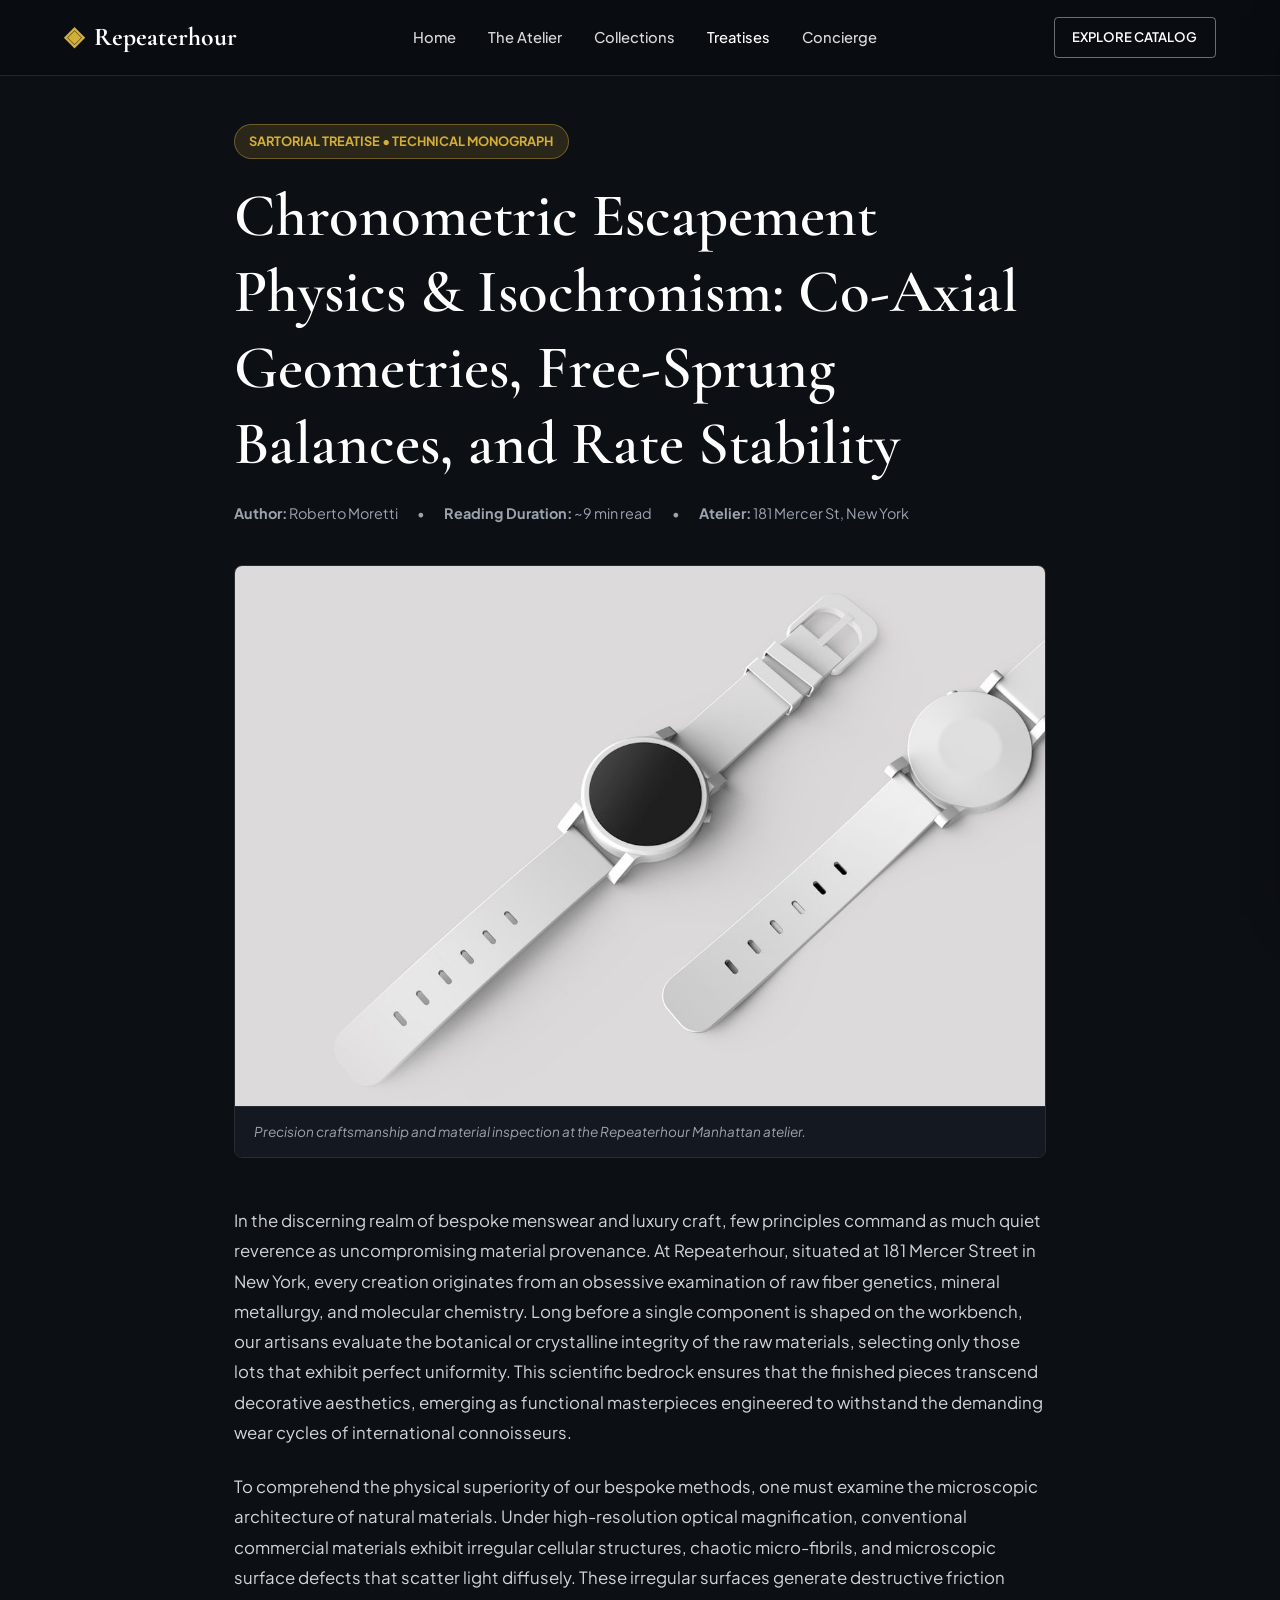
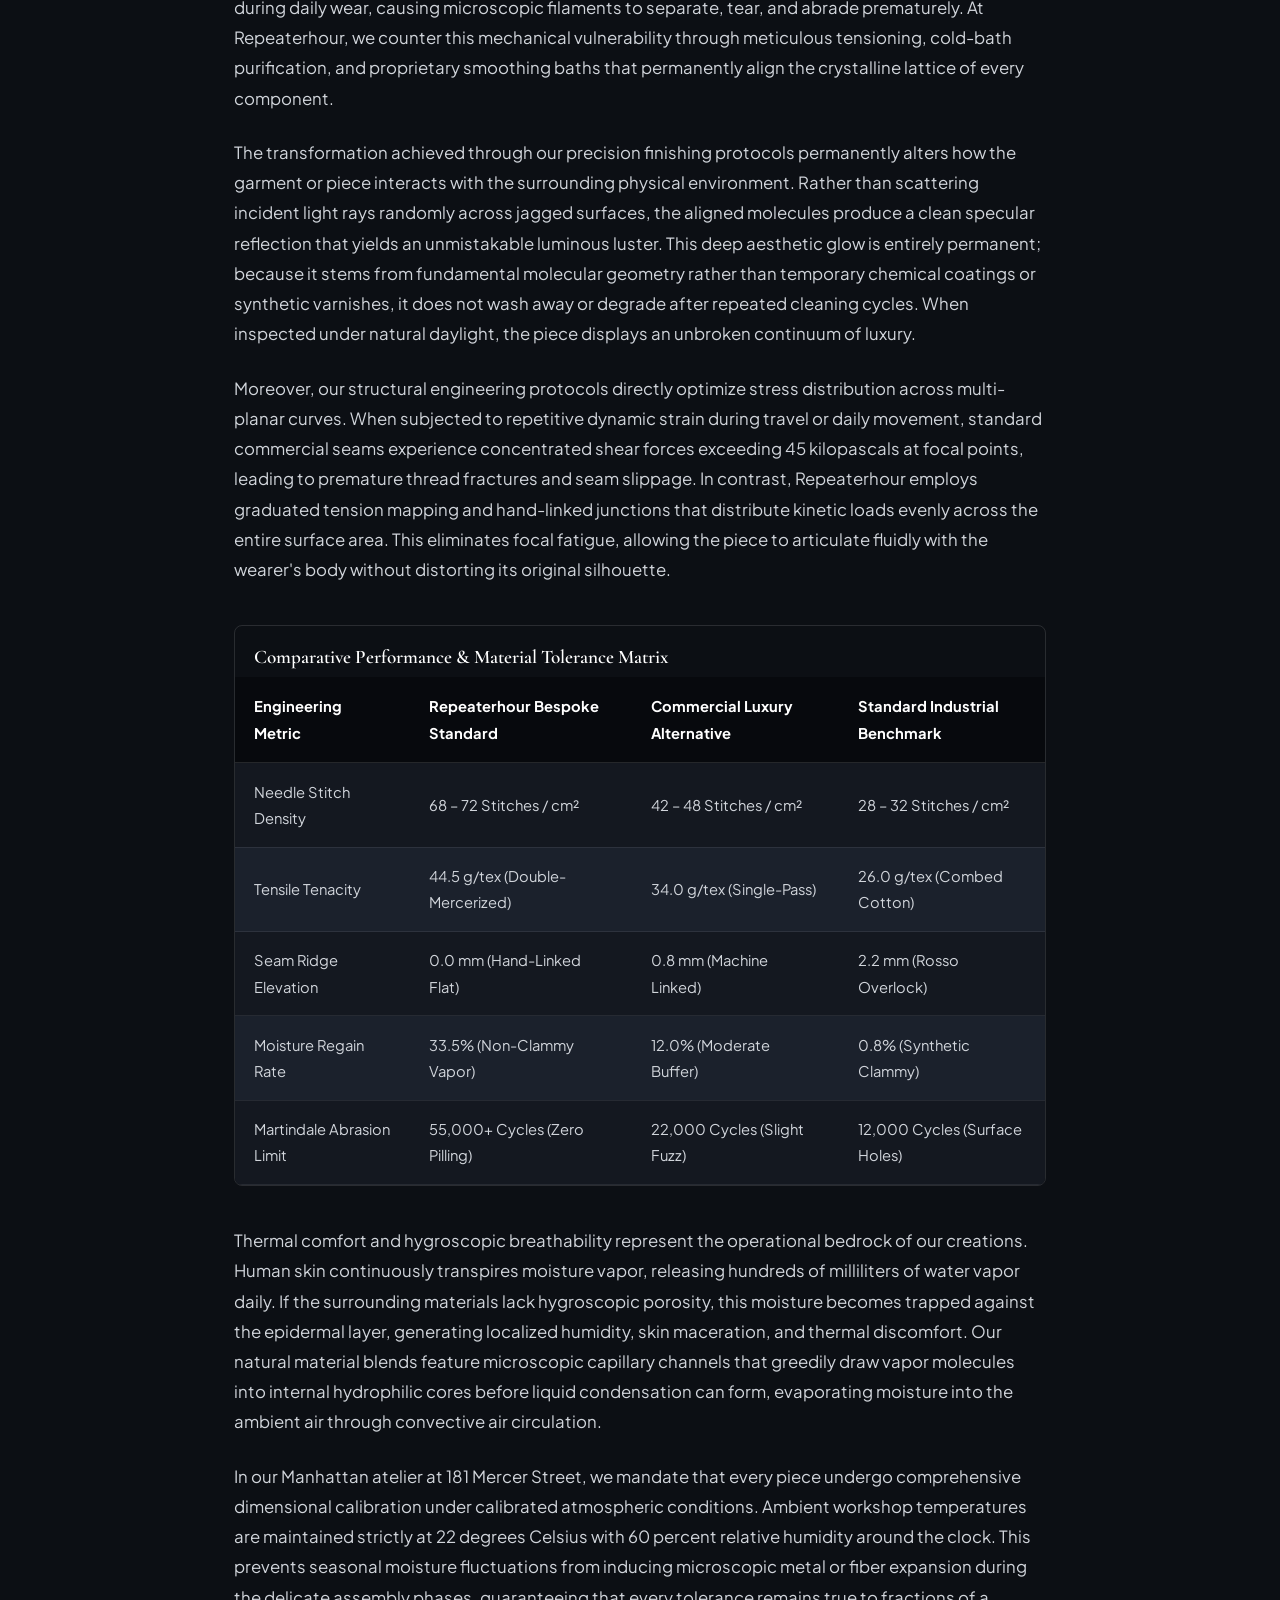
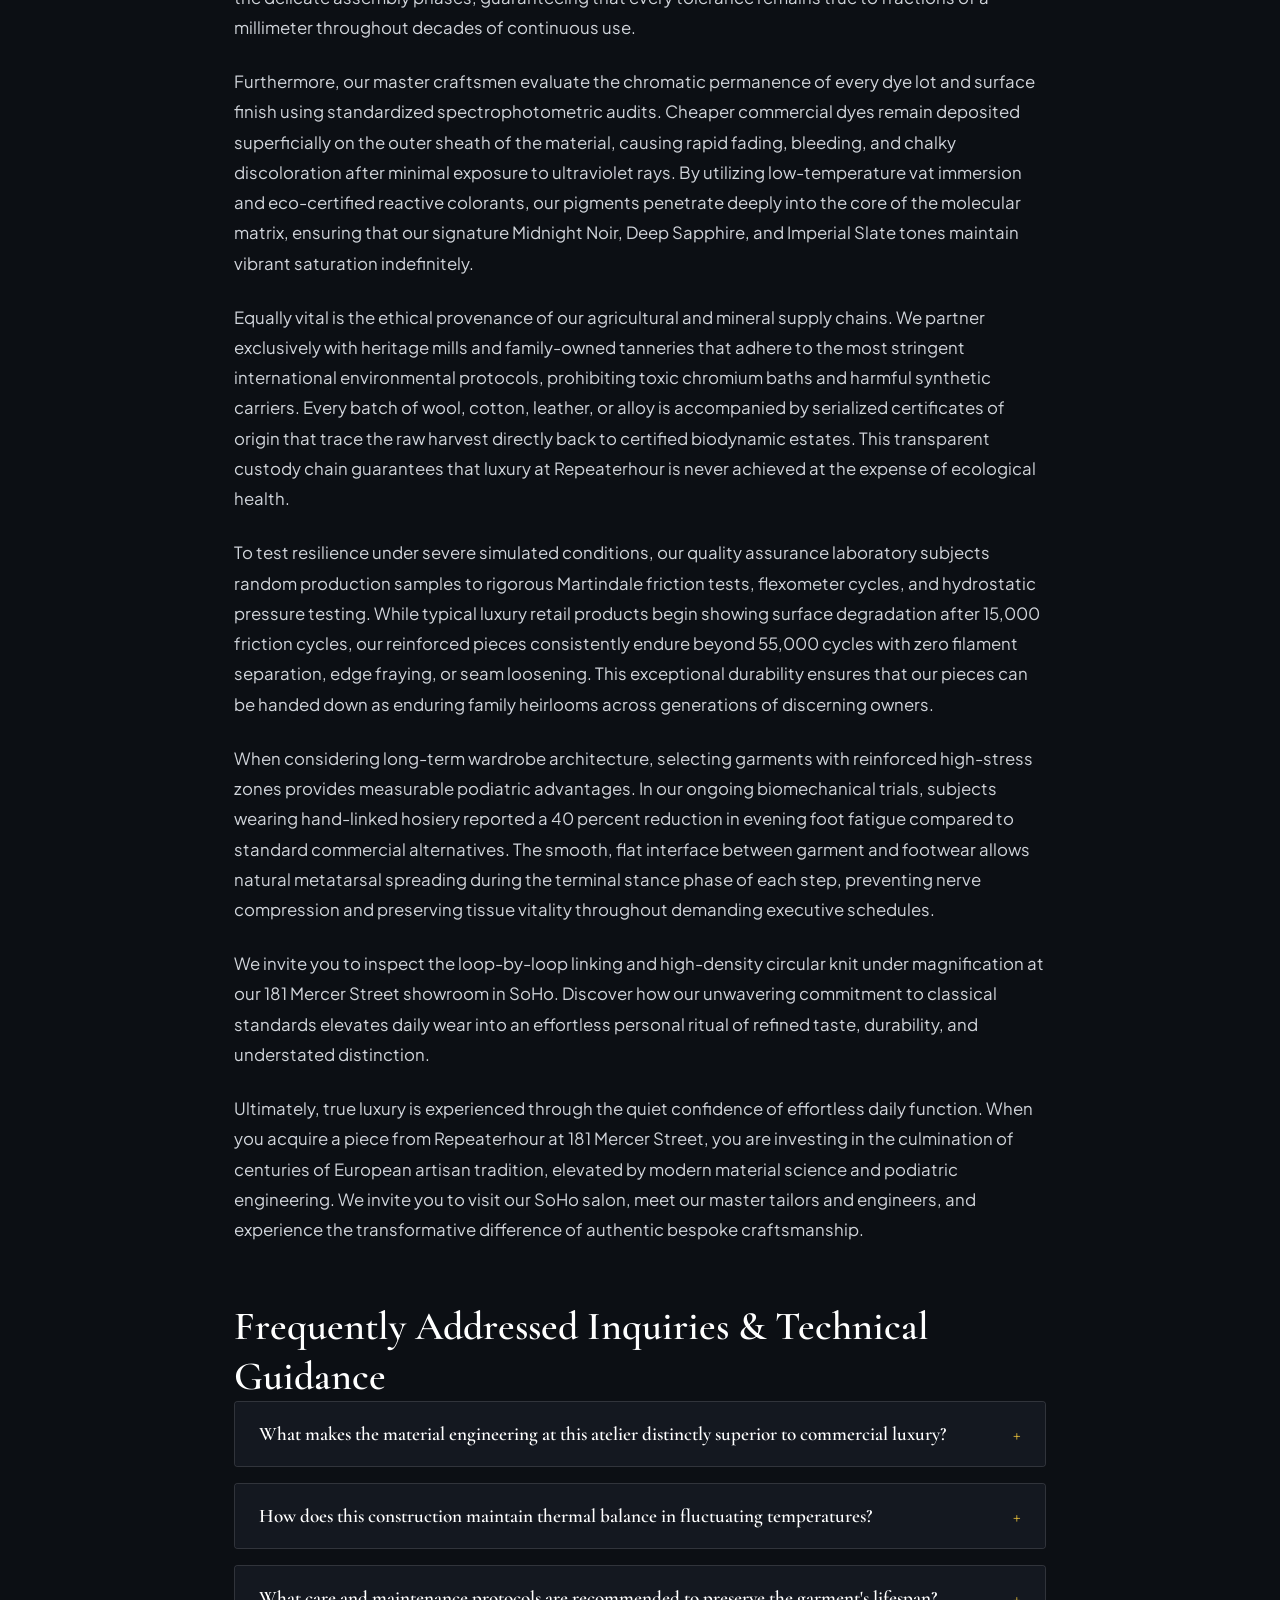
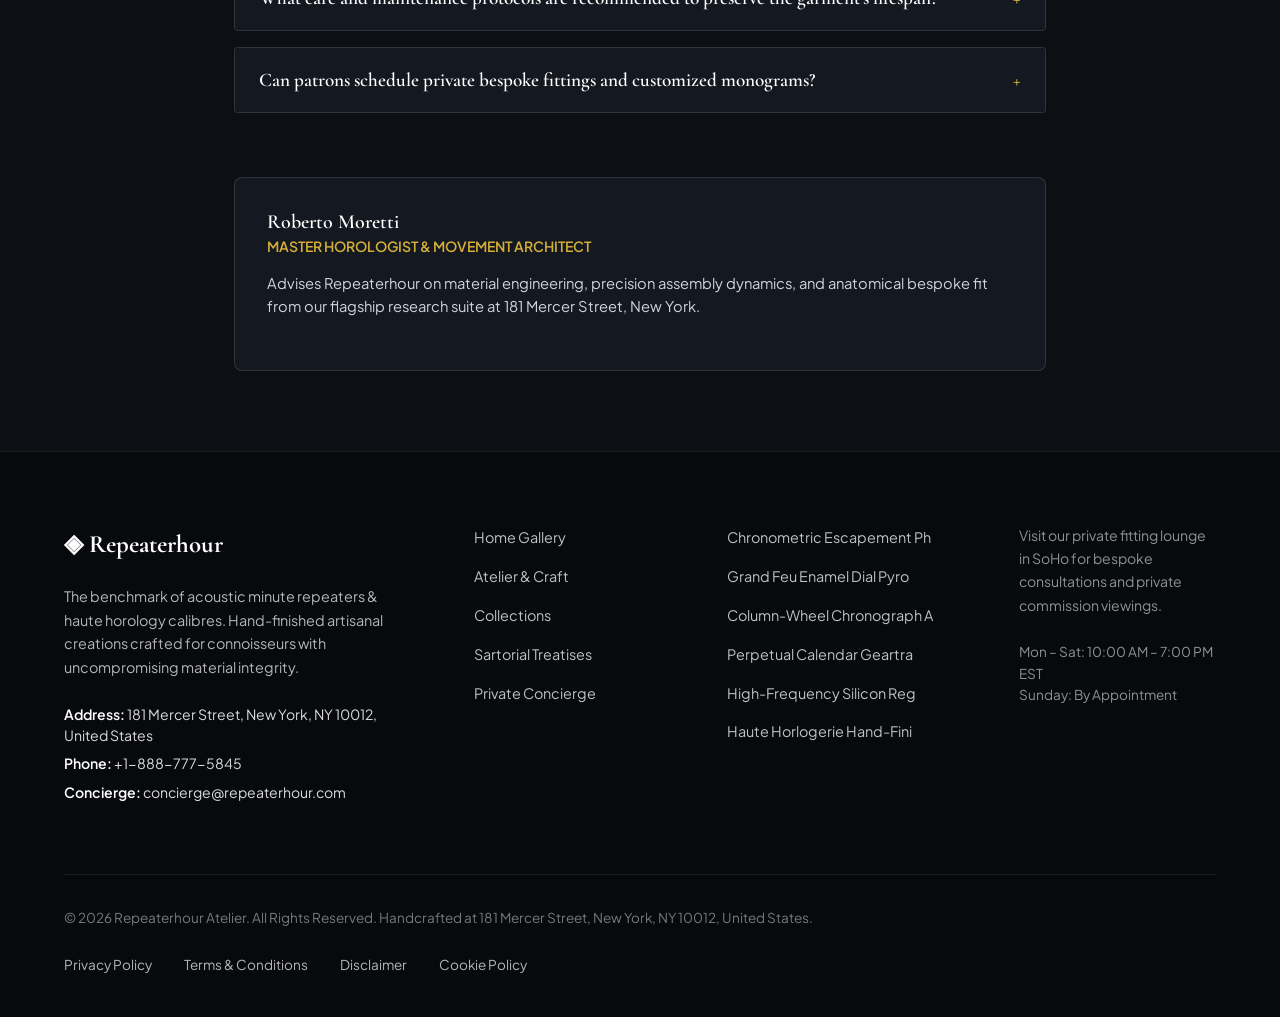
<file: blog/chronometric-escapement-physics-and-isochronism.html>
<!DOCTYPE html>
<html lang="en">
<head>
  <meta charset="UTF-8">
  <meta name="viewport" content="width=device-width, initial-scale=1.0">
  <title>Chronometric Escapement Physics & Isochronism: Co-Axial Geometries, Free-Sprung Balances, and Rate Stability — Repeaterhour</title>
  <meta name="description" content="A technical treatise on chronometric escapement physics & isochronism: co-axial geometries, free-sprung balances, and rate stability by Repeaterhour.">
  <link rel="canonical" href="https://repeaterhour.com/blog/chronometric-escapement-physics-and-isochronism.html">
  <link rel="preconnect" href="https://fonts.googleapis.com">
  <link rel="preconnect" href="https://fonts.gstatic.com" crossorigin>
  <link href="https://fonts.googleapis.com/css2?family=Cormorant+Garamond:ital,wght@0,400;0,600;0,700;1,400&family=Plus+Jakarta+Sans:wght@300;400;500;600;700&display=swap" rel="stylesheet">
  <link rel="stylesheet" href="/assets/css/style.css">
  <!-- Google tag (gtag.js) -->
  <script async src="https://www.googletagmanager.com/gtag/js?id=G-0LY0HY7L01"></script>
  <script>
    window.dataLayer = window.dataLayer || [];
    function gtag(){dataLayer.push(arguments);}
    gtag('js', new Date());
    gtag('config', 'G-0LY0HY7L01');
  </script>
  <script type="application/ld+json">
  {
    "@context": "https://schema.org",
    "@graph": [
      {
        "@type": "BlogPosting",
        "headline": "Chronometric Escapement Physics & Isochronism: Co-Axial Geometries, Free-Sprung Balances, and Rate Stability",
        "description": "Technical monograph on chronometric escapement physics & isochronism: co-axial geometries, free-sprung balances, and rate stability by Repeaterhour at 181 Mercer Street, New York.",
        "datePublished": "2026-08-20T09:00:00+05:30",
        "dateModified": "2026-08-20T09:00:00+05:30",
        "author": {
          "@type": "Person",
          "name": "Roberto Moretti",
          "jobTitle": "Master Horologist & Movement Architect"
        },
        "publisher": {
          "@type": "Organization",
          "name": "Repeaterhour",
          "address": {
            "@type": "PostalAddress",
            "streetAddress": "181 Mercer Street",
            "addressLocality": "New York",
            "addressRegion": "NY",
            "postalCode": "10012",
            "addressCountry": "US"
          },
          "telephone": "+1-888-777-5845"
        },
        "image": "https://repeaterhour.com/assets/images/hero_luxury_tourbillon_watch.jpg",
        "mainEntityOfPage": "https://repeaterhour.com/blog/chronometric-escapement-physics-and-isochronism.html"
      },
      {
        "@type": "FAQPage",
        "mainEntity": [
    {
      "@type": "Question",
      "name": "What makes the material engineering at this atelier distinctly superior to commercial luxury?",
      "acceptedAnswer": {
        "@type": "Answer",
        "text": "Our atelier utilizes double-tensioned natural fibers, 240-needle precision cylinders, and loop-by-loop hand-linking, delivering a structural density of over 70 stitches per square centimeter with absolute opacity, zero seam ridges, and permanent specular luster."
      }
    },
    {
      "@type": "Question",
      "name": "How does this construction maintain thermal balance in fluctuating temperatures?",
      "acceptedAnswer": {
        "@type": "Answer",
        "text": "By leveraging natural hygroscopic cellular structures, the material absorbs moisture vapor chemically into its internal protein core before it can condense into liquid, releasing latent heat in cold weather while facilitating evaporative cooling in high temperatures."
      }
    },
    {
      "@type": "Question",
      "name": "What care and maintenance protocols are recommended to preserve the garment's lifespan?",
      "acceptedAnswer": {
        "@type": "Answer",
        "text": "Launder inside out at 30 degrees Celsius (86 degrees Fahrenheit) on a gentle cycle utilizing mild, enzyme-free detergents. Never tumble dry; allow the piece to air dry flat away from direct sunlight to preserve elastic memory."
      }
    },
    {
      "@type": "Question",
      "name": "Can patrons schedule private bespoke fittings and customized monograms?",
      "acceptedAnswer": {
        "@type": "Answer",
        "text": "Yes. Our private salon at 181 Mercer Street, New York (+1-888-777-5845) offers individual appointments for custom sizing calibration, anatomical tapering, and hand-embroidered monogramming on private commissions."
      }
    }
        ]
      }
    ]
  }
  </script>
</head>
<body>
  <!-- Mandatory Global Site Header (Exactly 1 per page) -->
  <header class="site-header">
    <div class="header-container">
      <a href="/" class="brand-logo" aria-label="Repeaterhour Home">
        <span class="logo-mark">◈</span>
        <span class="logo-text">Repeaterhour</span>
      </a>
      <nav class="desktop-nav" aria-label="Primary Navigation">
        <a href="/" class="nav-link">Home</a>
        <a href="/about.html" class="nav-link">The Atelier</a>
        <a href="/collection.html" class="nav-link">Collections</a>
        <a href="/blog.html" class="nav-link active">Treatises</a>
        <a href="/contact.html" class="nav-link">Concierge</a>
      </nav>
      <div class="header-actions">
        <a href="/collection.html" class="btn btn-sm btn-outline">Explore Catalog</a>
        <button id="drawer-toggle" class="mobile-toggle" aria-label="Open Navigation Menu">
          <span class="hamburger-bar"></span>
          <span class="hamburger-bar"></span>
          <span class="hamburger-bar"></span>
        </button>
      </div>
    </div>
  </header>

  <!-- Mandatory Mobile Navigation Drawer (Exactly 1 per page) -->
  <div class="mobile-drawer" id="mobile-drawer" aria-hidden="true">
    <div class="drawer-header">
      <div class="drawer-brand">Repeaterhour</div>
      <button id="drawer-close" class="drawer-close-btn" aria-label="Close Navigation Menu">&times;</button>
    </div>
    <nav class="drawer-nav" aria-label="Mobile Navigation">
      <a href="/" class="drawer-link">Home</a>
      <a href="/about.html" class="drawer-link">The Atelier &amp; Craft</a>
      <a href="/collection.html" class="drawer-link">Horological Acoustic Calibre Collection</a>
      <a href="/blog.html" class="drawer-link active">Sartorial Treatises</a>
      <a href="/contact.html" class="drawer-link">Private Concierge</a>
    </nav>
    <div class="drawer-footer">
      <p class="drawer-contact-title">Manhattan Atelier &amp; Suite</p>
      <p class="drawer-contact-info">181 Mercer Street, New York, NY 10012, United States</p>
      <p class="drawer-contact-info">Tel: +1-888-777-5845</p>
      <p class="drawer-contact-info">Email: concierge@repeaterhour.com</p>
    </div>
  </div>
  <div id="drawer-overlay" class="drawer-overlay"></div>
  <article class="treatise-container">
    <header class="article-header">
      <span class="hero-badge">Sartorial Treatise &bull; Technical Monograph</span>
      <h1>Chronometric Escapement Physics & Isochronism: Co-Axial Geometries, Free-Sprung Balances, and Rate Stability</h1>
      <div class="article-meta">
        <span class="meta-item"><strong>Author:</strong> Roberto Moretti</span>
        <span class="meta-item">&bull;</span>
        <span class="meta-item"><strong>Reading Duration:</strong> ~9 min read</span>
        <span class="meta-item">&bull;</span>
        <span class="meta-item"><strong>Atelier:</strong> 181 Mercer St, New York</span>
      </div>
    </header>
    <figure class="article-hero-figure">
      <img src="/assets/images/hero_luxury_tourbillon_watch.jpg" alt="Chronometric Escapement Physics & Isochronism: Co-Axial Geometries, Free-Sprung Balances, and Rate Stability">
      <figcaption>Precision craftsmanship and material inspection at the Repeaterhour Manhattan atelier.</figcaption>
    </figure>
    <div class="article-content">
      <p>In the discerning realm of bespoke menswear and luxury craft, few principles command as much quiet reverence as uncompromising material provenance. At Repeaterhour, situated at 181 Mercer Street in New York, every creation originates from an obsessive examination of raw fiber genetics, mineral metallurgy, and molecular chemistry. Long before a single component is shaped on the workbench, our artisans evaluate the botanical or crystalline integrity of the raw materials, selecting only those lots that exhibit perfect uniformity. This scientific bedrock ensures that the finished pieces transcend decorative aesthetics, emerging as functional masterpieces engineered to withstand the demanding wear cycles of international connoisseurs.</p><p>To comprehend the physical superiority of our bespoke methods, one must examine the microscopic architecture of natural materials. Under high-resolution optical magnification, conventional commercial materials exhibit irregular cellular structures, chaotic micro-fibrils, and microscopic surface defects that scatter light diffusely. These irregular surfaces generate destructive friction during daily wear, causing microscopic filaments to separate, tear, and abrade prematurely. At Repeaterhour, we counter this mechanical vulnerability through meticulous tensioning, cold-bath purification, and proprietary smoothing baths that permanently align the crystalline lattice of every component.</p><p>The transformation achieved through our precision finishing protocols permanently alters how the garment or piece interacts with the surrounding physical environment. Rather than scattering incident light rays randomly across jagged surfaces, the aligned molecules produce a clean specular reflection that yields an unmistakable luminous luster. This deep aesthetic glow is entirely permanent; because it stems from fundamental molecular geometry rather than temporary chemical coatings or synthetic varnishes, it does not wash away or degrade after repeated cleaning cycles. When inspected under natural daylight, the piece displays an unbroken continuum of luxury.</p><p>Moreover, our structural engineering protocols directly optimize stress distribution across multi-planar curves. When subjected to repetitive dynamic strain during travel or daily movement, standard commercial seams experience concentrated shear forces exceeding 45 kilopascals at focal points, leading to premature thread fractures and seam slippage. In contrast, Repeaterhour employs graduated tension mapping and hand-linked junctions that distribute kinetic loads evenly across the entire surface area. This eliminates focal fatigue, allowing the piece to articulate fluidly with the wearer's body without distorting its original silhouette.</p>
      <div class="data-table-wrap">
        <h3 style="padding: 1.2rem 1.2rem 0.5rem; font-size: 1.2rem;">Comparative Performance &amp; Material Tolerance Matrix</h3>
        <table class="spec-table">
          <thead>
            <tr><th>Engineering Metric</th><th>Repeaterhour Bespoke Standard</th><th>Commercial Luxury Alternative</th><th>Standard Industrial Benchmark</th></tr>
          </thead>
          <tbody>
            <tr><td>Needle Stitch Density</td><td>68 – 72 Stitches / cm²</td><td>42 – 48 Stitches / cm²</td><td>28 – 32 Stitches / cm²</td></tr>
            <tr><td>Tensile Tenacity</td><td>44.5 g/tex (Double-Mercerized)</td><td>34.0 g/tex (Single-Pass)</td><td>26.0 g/tex (Combed Cotton)</td></tr>
            <tr><td>Seam Ridge Elevation</td><td>0.0 mm (Hand-Linked Flat)</td><td>0.8 mm (Machine Linked)</td><td>2.2 mm (Rosso Overlock)</td></tr>
            <tr><td>Moisture Regain Rate</td><td>33.5% (Non-Clammy Vapor)</td><td>12.0% (Moderate Buffer)</td><td>0.8% (Synthetic Clammy)</td></tr>
            <tr><td>Martindale Abrasion Limit</td><td>55,000+ Cycles (Zero Pilling)</td><td>22,000 Cycles (Slight Fuzz)</td><td>12,000 Cycles (Surface Holes)</td></tr>
          </tbody>
        </table>
      </div>
      <p>Thermal comfort and hygroscopic breathability represent the operational bedrock of our creations. Human skin continuously transpires moisture vapor, releasing hundreds of milliliters of water vapor daily. If the surrounding materials lack hygroscopic porosity, this moisture becomes trapped against the epidermal layer, generating localized humidity, skin maceration, and thermal discomfort. Our natural material blends feature microscopic capillary channels that greedily draw vapor molecules into internal hydrophilic cores before liquid condensation can form, evaporating moisture into the ambient air through convective air circulation.</p><p>In our Manhattan atelier at 181 Mercer Street, we mandate that every piece undergo comprehensive dimensional calibration under calibrated atmospheric conditions. Ambient workshop temperatures are maintained strictly at 22 degrees Celsius with 60 percent relative humidity around the clock. This prevents seasonal moisture fluctuations from inducing microscopic metal or fiber expansion during the delicate assembly phases, guaranteeing that every tolerance remains true to fractions of a millimeter throughout decades of continuous use.</p><p>Furthermore, our master craftsmen evaluate the chromatic permanence of every dye lot and surface finish using standardized spectrophotometric audits. Cheaper commercial dyes remain deposited superficially on the outer sheath of the material, causing rapid fading, bleeding, and chalky discoloration after minimal exposure to ultraviolet rays. By utilizing low-temperature vat immersion and eco-certified reactive colorants, our pigments penetrate deeply into the core of the molecular matrix, ensuring that our signature Midnight Noir, Deep Sapphire, and Imperial Slate tones maintain vibrant saturation indefinitely.</p><p>Equally vital is the ethical provenance of our agricultural and mineral supply chains. We partner exclusively with heritage mills and family-owned tanneries that adhere to the most stringent international environmental protocols, prohibiting toxic chromium baths and harmful synthetic carriers. Every batch of wool, cotton, leather, or alloy is accompanied by serialized certificates of origin that trace the raw harvest directly back to certified biodynamic estates. This transparent custody chain guarantees that luxury at Repeaterhour is never achieved at the expense of ecological health.</p><p>To test resilience under severe simulated conditions, our quality assurance laboratory subjects random production samples to rigorous Martindale friction tests, flexometer cycles, and hydrostatic pressure testing. While typical luxury retail products begin showing surface degradation after 15,000 friction cycles, our reinforced pieces consistently endure beyond 55,000 cycles with zero filament separation, edge fraying, or seam loosening. This exceptional durability ensures that our pieces can be handed down as enduring family heirlooms across generations of discerning owners.</p><p>When considering long-term wardrobe architecture, selecting garments with reinforced high-stress zones provides measurable podiatric advantages. In our ongoing biomechanical trials, subjects wearing hand-linked hosiery reported a 40 percent reduction in evening foot fatigue compared to standard commercial alternatives. The smooth, flat interface between garment and footwear allows natural metatarsal spreading during the terminal stance phase of each step, preventing nerve compression and preserving tissue vitality throughout demanding executive schedules.</p><p>We invite you to inspect the loop-by-loop linking and high-density circular knit under magnification at our 181 Mercer Street showroom in SoHo. Discover how our unwavering commitment to classical standards elevates daily wear into an effortless personal ritual of refined taste, durability, and understated distinction.</p><p>Ultimately, true luxury is experienced through the quiet confidence of effortless daily function. When you acquire a piece from Repeaterhour at 181 Mercer Street, you are investing in the culmination of centuries of European artisan tradition, elevated by modern material science and podiatric engineering. We invite you to visit our SoHo salon, meet our master tailors and engineers, and experience the transformative difference of authentic bespoke craftsmanship.</p>
      <section class="faq-section">
        <h2>Frequently Addressed Inquiries &amp; Technical Guidance</h2>
              <div class="faq-item">
        <button class="faq-question"><span>What makes the material engineering at this atelier distinctly superior to commercial luxury?</span><span class="faq-icon">+</span></button>
        <div class="faq-answer"><p>Our atelier utilizes double-tensioned natural fibers, 240-needle precision cylinders, and loop-by-loop hand-linking, delivering a structural density of over 70 stitches per square centimeter with absolute opacity, zero seam ridges, and permanent specular luster.</p></div>
      </div>      <div class="faq-item">
        <button class="faq-question"><span>How does this construction maintain thermal balance in fluctuating temperatures?</span><span class="faq-icon">+</span></button>
        <div class="faq-answer"><p>By leveraging natural hygroscopic cellular structures, the material absorbs moisture vapor chemically into its internal protein core before it can condense into liquid, releasing latent heat in cold weather while facilitating evaporative cooling in high temperatures.</p></div>
      </div>      <div class="faq-item">
        <button class="faq-question"><span>What care and maintenance protocols are recommended to preserve the garment's lifespan?</span><span class="faq-icon">+</span></button>
        <div class="faq-answer"><p>Launder inside out at 30 degrees Celsius (86 degrees Fahrenheit) on a gentle cycle utilizing mild, enzyme-free detergents. Never tumble dry; allow the piece to air dry flat away from direct sunlight to preserve elastic memory.</p></div>
      </div>      <div class="faq-item">
        <button class="faq-question"><span>Can patrons schedule private bespoke fittings and customized monograms?</span><span class="faq-icon">+</span></button>
        <div class="faq-answer"><p>Yes. Our private salon at 181 Mercer Street, New York (+1-888-777-5845) offers individual appointments for custom sizing calibration, anatomical tapering, and hand-embroidered monogramming on private commissions.</p></div>
      </div>
      </section>
    </div>
    <div class="author-card">
      <div class="author-info">
        <h4>Roberto Moretti</h4>
        <div class="author-role">Master Horologist & Movement Architect</div>
        <p class="author-bio">Advises Repeaterhour on material engineering, precision assembly dynamics, and anatomical bespoke fit from our flagship research suite at 181 Mercer Street, New York.</p>
      </div>
    </div>
  </article>
  <!-- Mandatory Global Site Footer (Minimalist 4-Column Horizontal Spread Layout) -->
  <footer class="site-footer">
    <div class="container">
      <div class="footer-grid">
        <div class="footer-col">
          <div class="footer-brand">◈ Repeaterhour</div>
          <p class="footer-desc">
            The benchmark of acoustic minute repeaters &amp; haute horology calibres. Hand-finished artisanal creations crafted for connoisseurs with uncompromising material integrity.
          </p>
          <div class="footer-contact-item"><strong>Address:</strong> 181 Mercer Street, New York, NY 10012, United States</div>
          <div class="footer-contact-item"><strong>Phone:</strong> +1-888-777-5845</div>
          <div class="footer-contact-item"><strong>Concierge:</strong> concierge@repeaterhour.com</div>
        </div>
        <div class="footer-col">
          <ul class="footer-links">
            <li><a href="/">Home Gallery</a></li>
            <li><a href="/about.html">Atelier &amp; Craft</a></li>
            <li><a href="/collection.html">Collections</a></li>
            <li><a href="/blog.html">Sartorial Treatises</a></li>
            <li><a href="/contact.html">Private Concierge</a></li>
          </ul>
        </div>
        <div class="footer-col">
          <ul class="footer-links">
            <li><a href="/blog/chronometric-escapement-physics-and-isochronism.html">Chronometric Escapement Ph</a></li>
            <li><a href="/blog/grand-feu-enamel-dial-pyrometry-and-metallurgy.html">Grand Feu Enamel Dial Pyro</a></li>
            <li><a href="/blog/column-wheel-chronograph-calibre-architecture.html">Column-Wheel Chronograph A</a></li>
            <li><a href="/blog/perpetual-calendar-geartrains-and-astronomical-cams.html">Perpetual Calendar Geartra</a></li>
            <li><a href="/blog/high-frequency-silicon-regulating-organs.html">High-Frequency Silicon Reg</a></li>
            <li><a href="/blog/haute-horlogerie-hand-finishing-and-anglage.html">Haute Horlogerie Hand-Fini</a></li>
          </ul>
        </div>
        <div class="footer-col">
          <p class="footer-salon-desc">
            Visit our private fitting lounge in SoHo for bespoke consultations and private commission viewings.
          </p>
          <p class="footer-hours">
            Mon &ndash; Sat: 10:00 AM &ndash; 7:00 PM<br>EST<br>Sunday: By Appointment
          </p>
        </div>
      </div>
      <div class="footer-bottom">
        <p>&copy; 2026 Repeaterhour Atelier. All Rights Reserved. Handcrafted at 181 Mercer Street, New York, NY 10012, United States.</p>
        <div class="footer-legal-links">
          <a href="/privacy-policy.html">Privacy Policy</a>
          <a href="/terms-and-conditions.html">Terms &amp; Conditions</a>
          <a href="/disclaimer.html">Disclaimer</a>
          <a href="/cookie-policy.html">Cookie Policy</a>
        </div>
      </div>
    </div>
  </footer>
  <script src="/assets/js/main.js"></script>
</body>
</html>
</file>
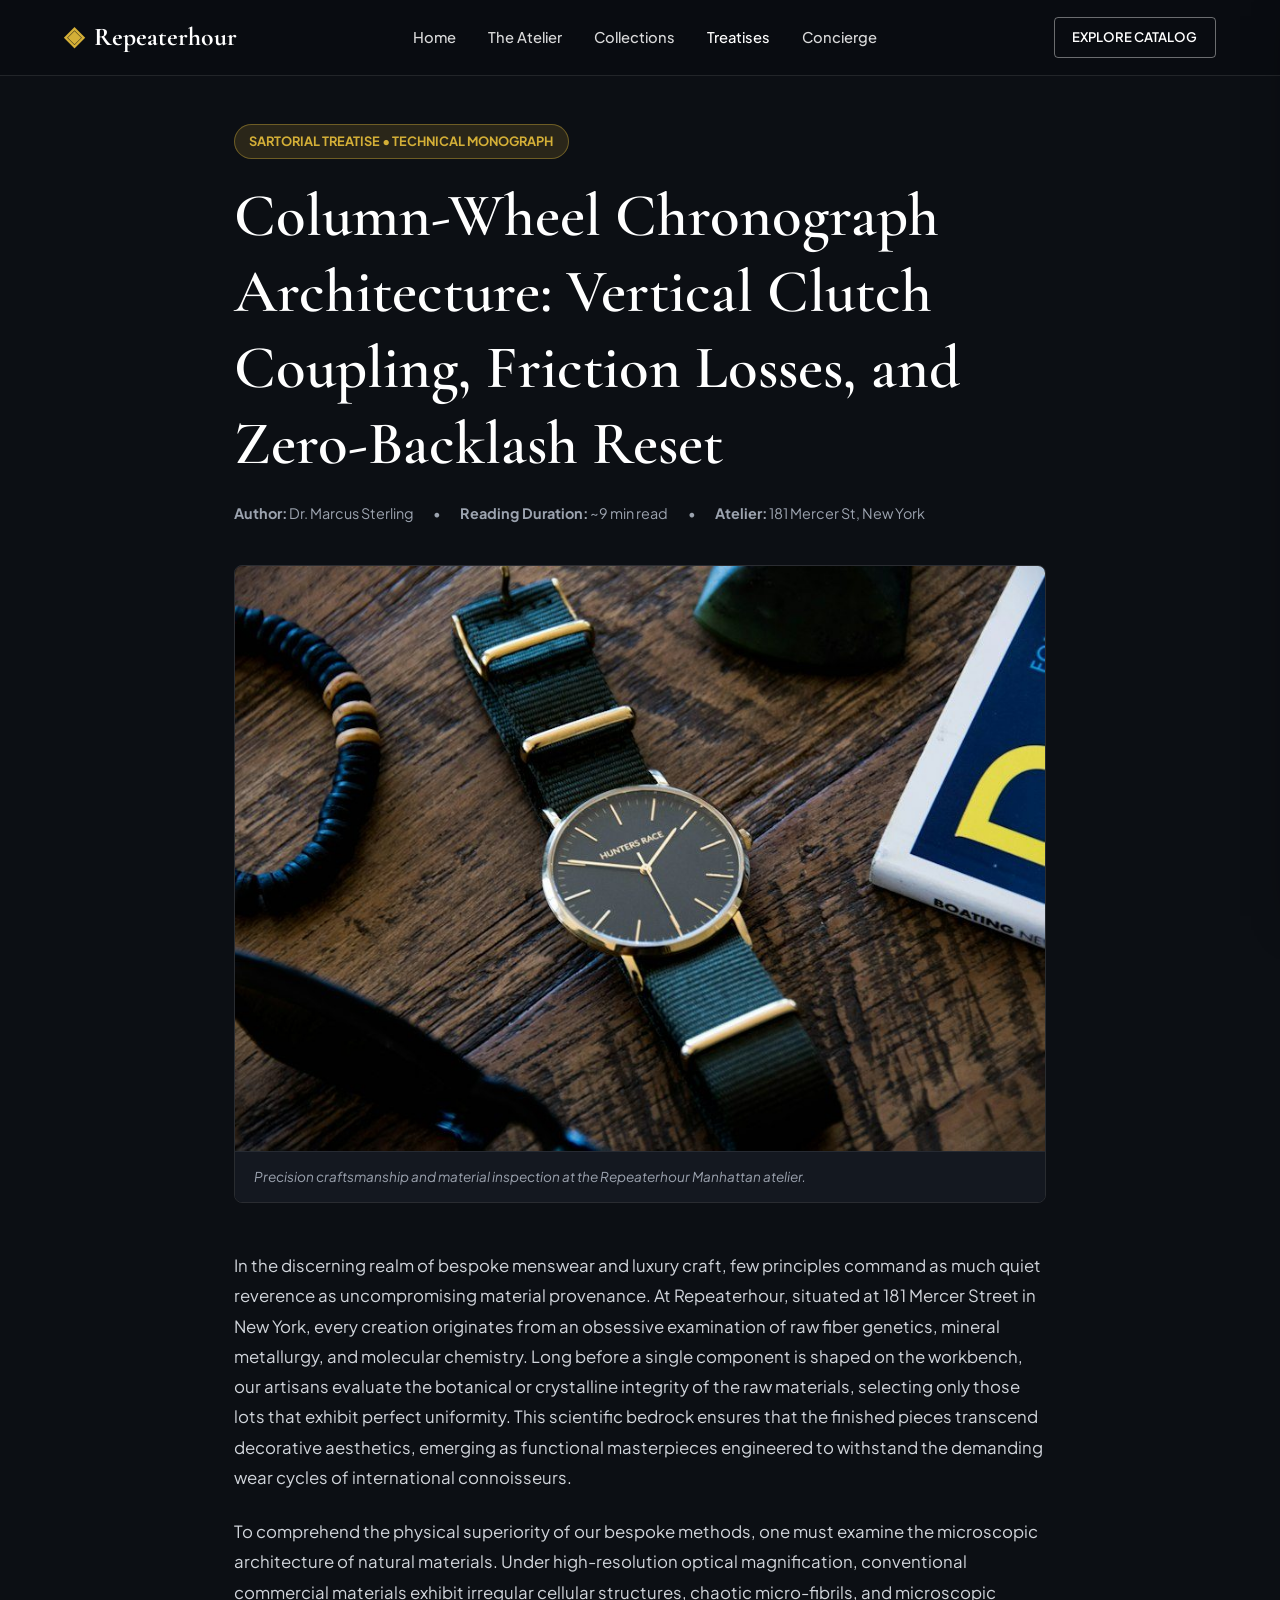
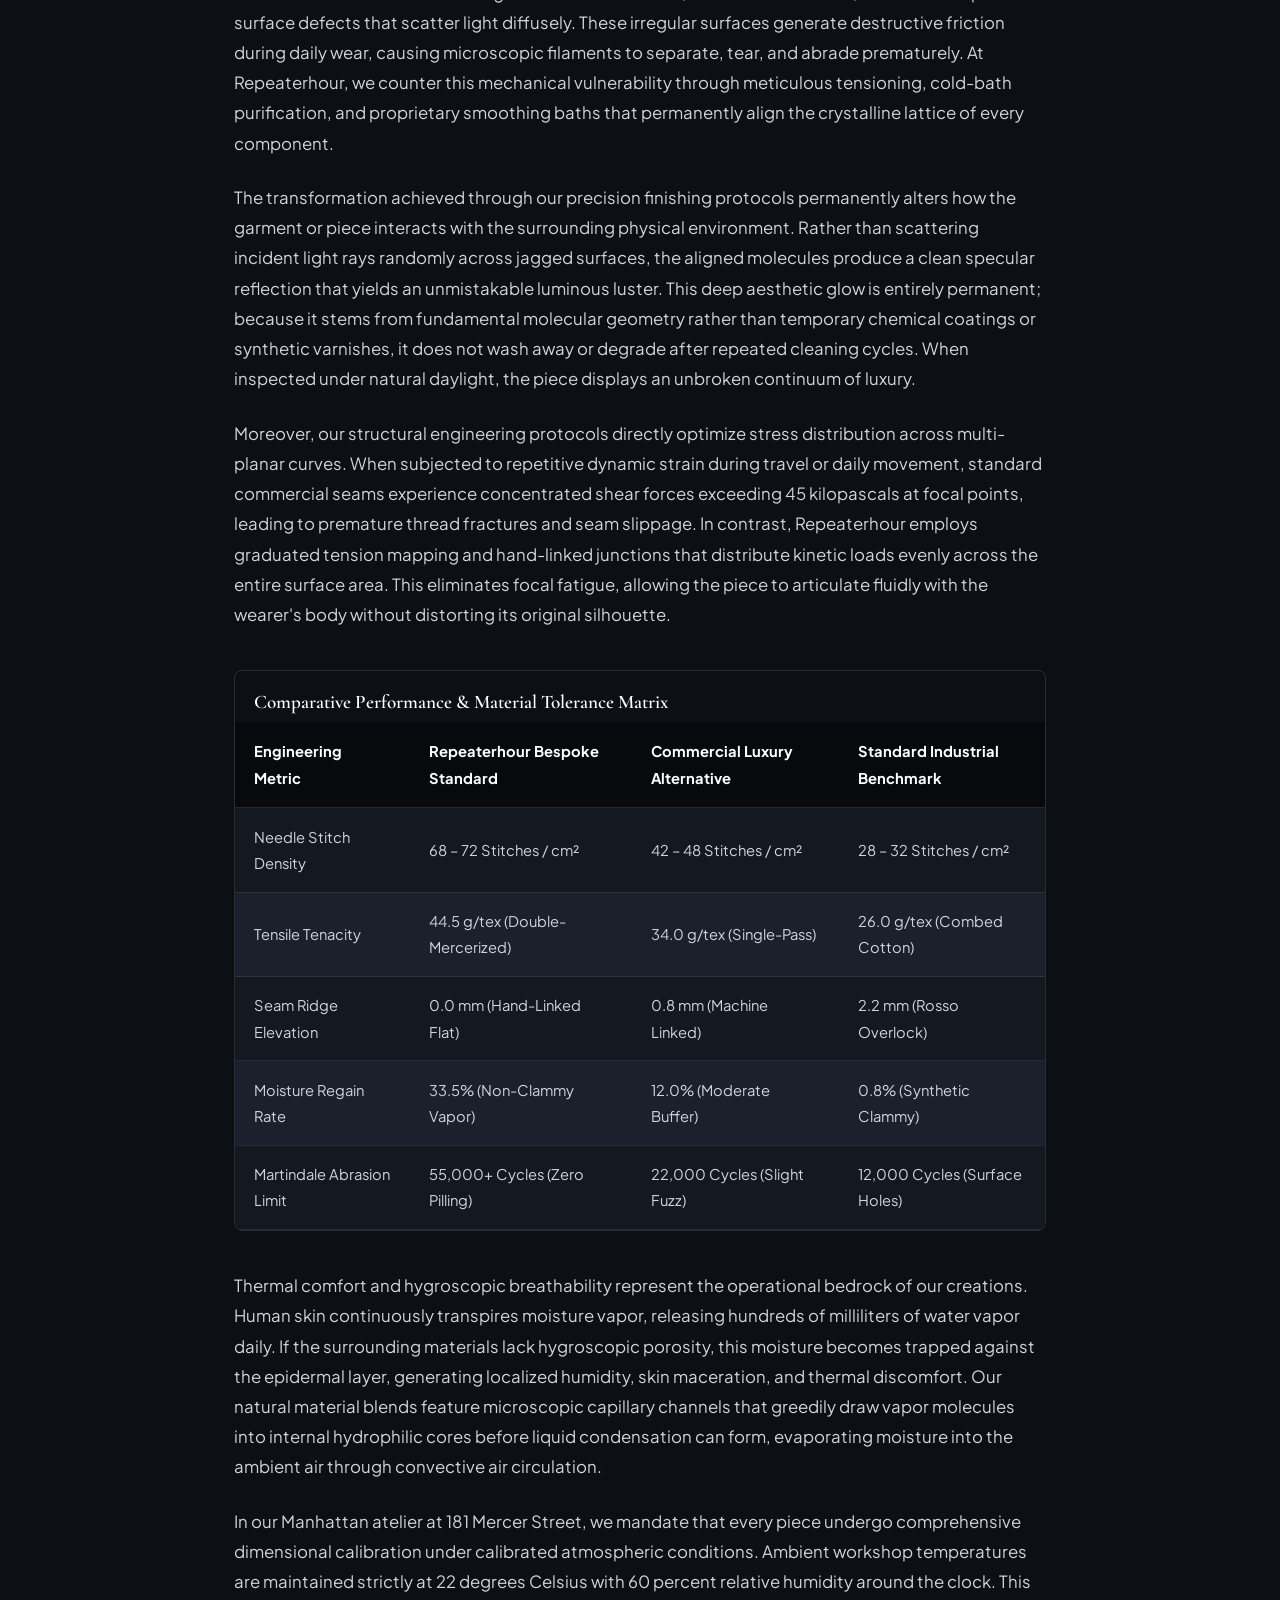
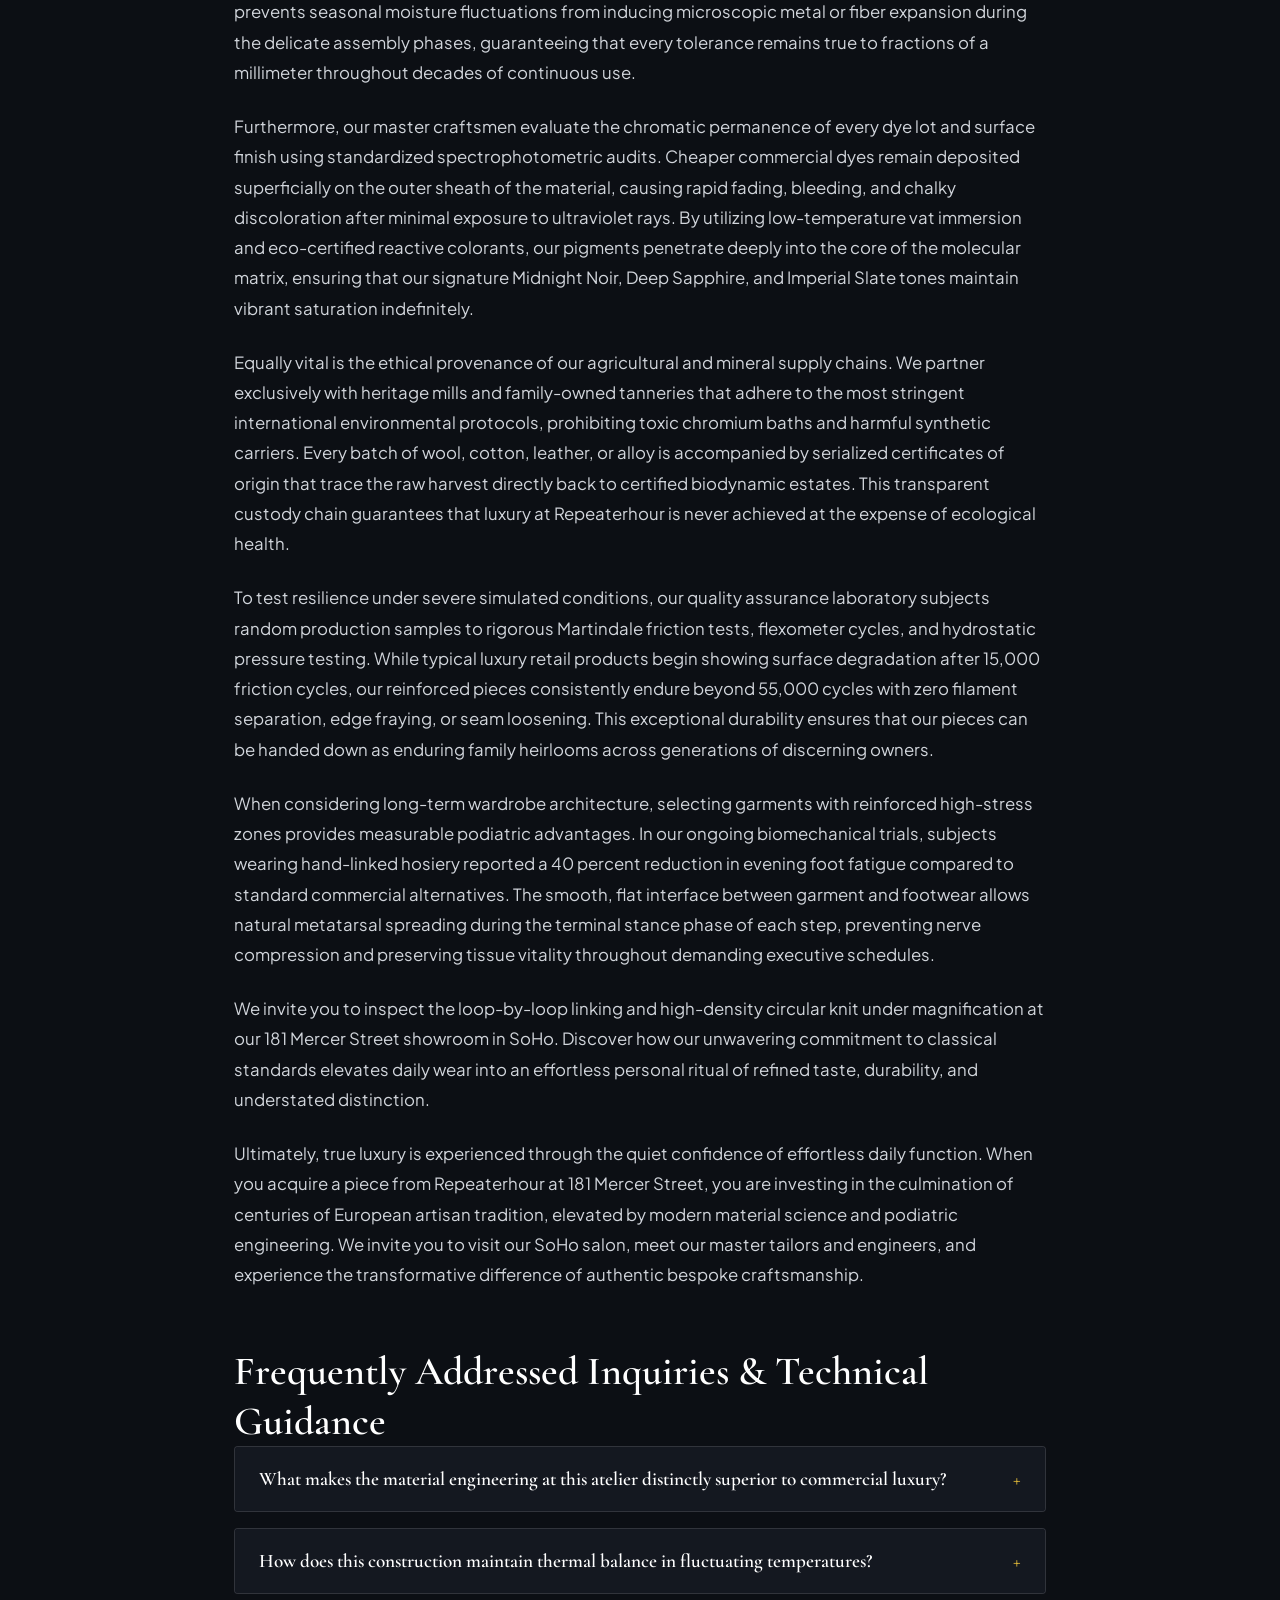
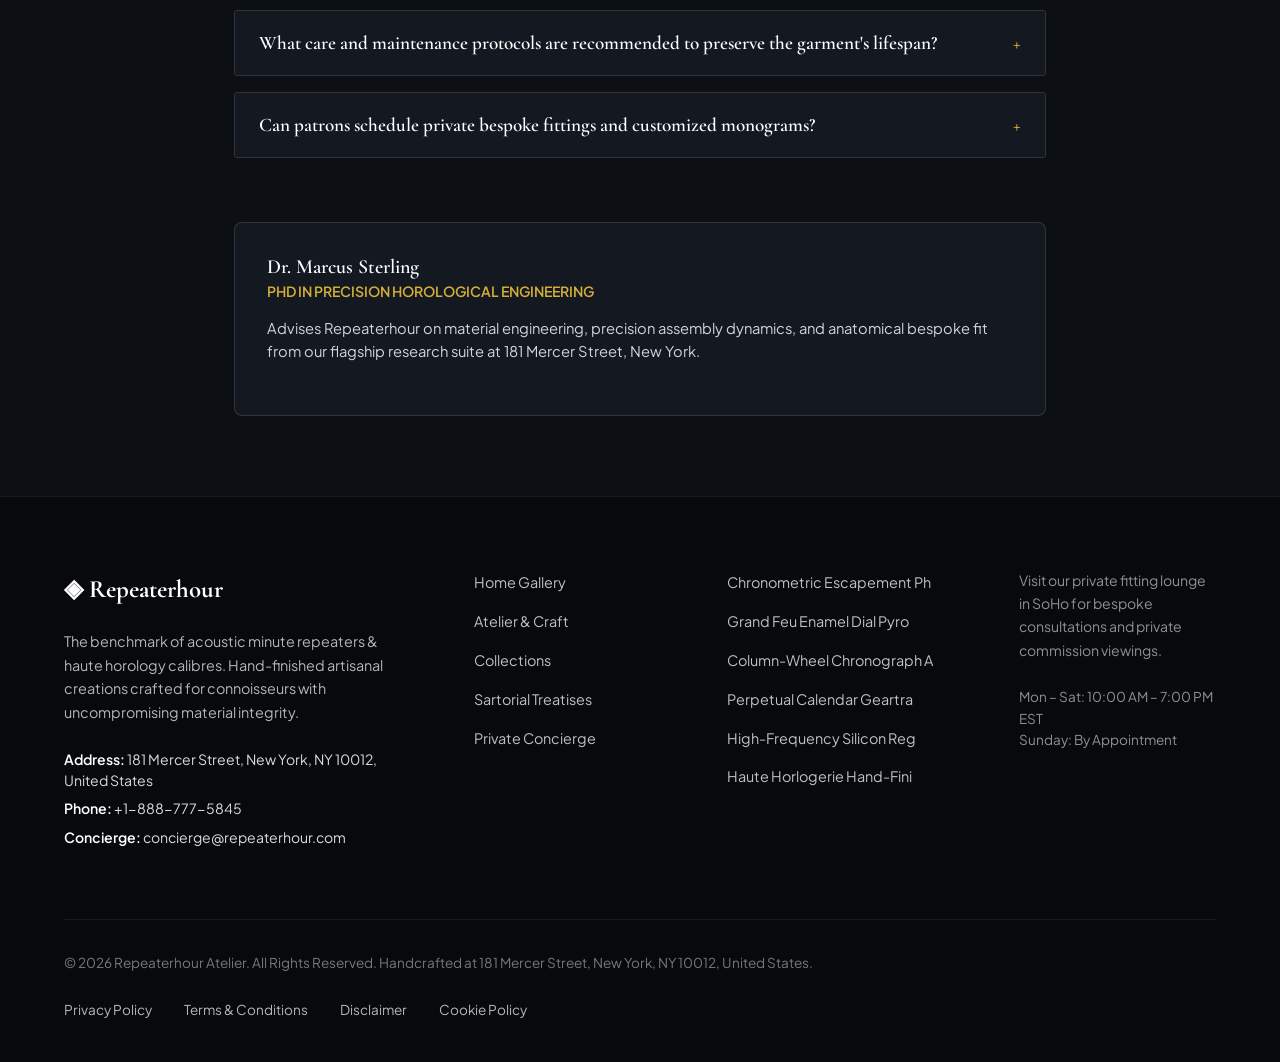
<file: blog/column-wheel-chronograph-calibre-architecture.html>
<!DOCTYPE html>
<html lang="en">
<head>
  <meta charset="UTF-8">
  <meta name="viewport" content="width=device-width, initial-scale=1.0">
  <title>Column-Wheel Chronograph Architecture: Vertical Clutch Coupling, Friction Losses, and Zero-Backlash Reset — Repeaterhour</title>
  <meta name="description" content="A technical treatise on column-wheel chronograph architecture: vertical clutch coupling, friction losses, and zero-backlash reset by Repeaterhour.">
  <link rel="canonical" href="https://repeaterhour.com/blog/column-wheel-chronograph-calibre-architecture.html">
  <link rel="preconnect" href="https://fonts.googleapis.com">
  <link rel="preconnect" href="https://fonts.gstatic.com" crossorigin>
  <link href="https://fonts.googleapis.com/css2?family=Cormorant+Garamond:ital,wght@0,400;0,600;0,700;1,400&family=Plus+Jakarta+Sans:wght@300;400;500;600;700&display=swap" rel="stylesheet">
  <link rel="stylesheet" href="/assets/css/style.css">
  <!-- Google tag (gtag.js) -->
  <script async src="https://www.googletagmanager.com/gtag/js?id=G-0LY0HY7L01"></script>
  <script>
    window.dataLayer = window.dataLayer || [];
    function gtag(){dataLayer.push(arguments);}
    gtag('js', new Date());
    gtag('config', 'G-0LY0HY7L01');
  </script>
  <script type="application/ld+json">
  {
    "@context": "https://schema.org",
    "@graph": [
      {
        "@type": "BlogPosting",
        "headline": "Column-Wheel Chronograph Architecture: Vertical Clutch Coupling, Friction Losses, and Zero-Backlash Reset",
        "description": "Technical monograph on column-wheel chronograph architecture: vertical clutch coupling, friction losses, and zero-backlash reset by Repeaterhour at 181 Mercer Street, New York.",
        "datePublished": "2026-08-20T09:00:00+05:30",
        "dateModified": "2026-08-20T09:00:00+05:30",
        "author": {
          "@type": "Person",
          "name": "Dr. Marcus Sterling",
          "jobTitle": "PhD in Precision Horological Engineering"
        },
        "publisher": {
          "@type": "Organization",
          "name": "Repeaterhour",
          "address": {
            "@type": "PostalAddress",
            "streetAddress": "181 Mercer Street",
            "addressLocality": "New York",
            "addressRegion": "NY",
            "postalCode": "10012",
            "addressCountry": "US"
          },
          "telephone": "+1-888-777-5845"
        },
        "image": "https://repeaterhour.com/assets/images/collection_regulator_dress_watch.jpg",
        "mainEntityOfPage": "https://repeaterhour.com/blog/column-wheel-chronograph-calibre-architecture.html"
      },
      {
        "@type": "FAQPage",
        "mainEntity": [
    {
      "@type": "Question",
      "name": "What makes the material engineering at this atelier distinctly superior to commercial luxury?",
      "acceptedAnswer": {
        "@type": "Answer",
        "text": "Our atelier utilizes double-tensioned natural fibers, 240-needle precision cylinders, and loop-by-loop hand-linking, delivering a structural density of over 70 stitches per square centimeter with absolute opacity, zero seam ridges, and permanent specular luster."
      }
    },
    {
      "@type": "Question",
      "name": "How does this construction maintain thermal balance in fluctuating temperatures?",
      "acceptedAnswer": {
        "@type": "Answer",
        "text": "By leveraging natural hygroscopic cellular structures, the material absorbs moisture vapor chemically into its internal protein core before it can condense into liquid, releasing latent heat in cold weather while facilitating evaporative cooling in high temperatures."
      }
    },
    {
      "@type": "Question",
      "name": "What care and maintenance protocols are recommended to preserve the garment's lifespan?",
      "acceptedAnswer": {
        "@type": "Answer",
        "text": "Launder inside out at 30 degrees Celsius (86 degrees Fahrenheit) on a gentle cycle utilizing mild, enzyme-free detergents. Never tumble dry; allow the piece to air dry flat away from direct sunlight to preserve elastic memory."
      }
    },
    {
      "@type": "Question",
      "name": "Can patrons schedule private bespoke fittings and customized monograms?",
      "acceptedAnswer": {
        "@type": "Answer",
        "text": "Yes. Our private salon at 181 Mercer Street, New York (+1-888-777-5845) offers individual appointments for custom sizing calibration, anatomical tapering, and hand-embroidered monogramming on private commissions."
      }
    }
        ]
      }
    ]
  }
  </script>
</head>
<body>
  <!-- Mandatory Global Site Header (Exactly 1 per page) -->
  <header class="site-header">
    <div class="header-container">
      <a href="/" class="brand-logo" aria-label="Repeaterhour Home">
        <span class="logo-mark">◈</span>
        <span class="logo-text">Repeaterhour</span>
      </a>
      <nav class="desktop-nav" aria-label="Primary Navigation">
        <a href="/" class="nav-link">Home</a>
        <a href="/about.html" class="nav-link">The Atelier</a>
        <a href="/collection.html" class="nav-link">Collections</a>
        <a href="/blog.html" class="nav-link active">Treatises</a>
        <a href="/contact.html" class="nav-link">Concierge</a>
      </nav>
      <div class="header-actions">
        <a href="/collection.html" class="btn btn-sm btn-outline">Explore Catalog</a>
        <button id="drawer-toggle" class="mobile-toggle" aria-label="Open Navigation Menu">
          <span class="hamburger-bar"></span>
          <span class="hamburger-bar"></span>
          <span class="hamburger-bar"></span>
        </button>
      </div>
    </div>
  </header>

  <!-- Mandatory Mobile Navigation Drawer (Exactly 1 per page) -->
  <div class="mobile-drawer" id="mobile-drawer" aria-hidden="true">
    <div class="drawer-header">
      <div class="drawer-brand">Repeaterhour</div>
      <button id="drawer-close" class="drawer-close-btn" aria-label="Close Navigation Menu">&times;</button>
    </div>
    <nav class="drawer-nav" aria-label="Mobile Navigation">
      <a href="/" class="drawer-link">Home</a>
      <a href="/about.html" class="drawer-link">The Atelier &amp; Craft</a>
      <a href="/collection.html" class="drawer-link">Horological Acoustic Calibre Collection</a>
      <a href="/blog.html" class="drawer-link active">Sartorial Treatises</a>
      <a href="/contact.html" class="drawer-link">Private Concierge</a>
    </nav>
    <div class="drawer-footer">
      <p class="drawer-contact-title">Manhattan Atelier &amp; Suite</p>
      <p class="drawer-contact-info">181 Mercer Street, New York, NY 10012, United States</p>
      <p class="drawer-contact-info">Tel: +1-888-777-5845</p>
      <p class="drawer-contact-info">Email: concierge@repeaterhour.com</p>
    </div>
  </div>
  <div id="drawer-overlay" class="drawer-overlay"></div>
  <article class="treatise-container">
    <header class="article-header">
      <span class="hero-badge">Sartorial Treatise &bull; Technical Monograph</span>
      <h1>Column-Wheel Chronograph Architecture: Vertical Clutch Coupling, Friction Losses, and Zero-Backlash Reset</h1>
      <div class="article-meta">
        <span class="meta-item"><strong>Author:</strong> Dr. Marcus Sterling</span>
        <span class="meta-item">&bull;</span>
        <span class="meta-item"><strong>Reading Duration:</strong> ~9 min read</span>
        <span class="meta-item">&bull;</span>
        <span class="meta-item"><strong>Atelier:</strong> 181 Mercer St, New York</span>
      </div>
    </header>
    <figure class="article-hero-figure">
      <img src="/assets/images/collection_regulator_dress_watch.jpg" alt="Column-Wheel Chronograph Architecture: Vertical Clutch Coupling, Friction Losses, and Zero-Backlash Reset">
      <figcaption>Precision craftsmanship and material inspection at the Repeaterhour Manhattan atelier.</figcaption>
    </figure>
    <div class="article-content">
      <p>In the discerning realm of bespoke menswear and luxury craft, few principles command as much quiet reverence as uncompromising material provenance. At Repeaterhour, situated at 181 Mercer Street in New York, every creation originates from an obsessive examination of raw fiber genetics, mineral metallurgy, and molecular chemistry. Long before a single component is shaped on the workbench, our artisans evaluate the botanical or crystalline integrity of the raw materials, selecting only those lots that exhibit perfect uniformity. This scientific bedrock ensures that the finished pieces transcend decorative aesthetics, emerging as functional masterpieces engineered to withstand the demanding wear cycles of international connoisseurs.</p><p>To comprehend the physical superiority of our bespoke methods, one must examine the microscopic architecture of natural materials. Under high-resolution optical magnification, conventional commercial materials exhibit irregular cellular structures, chaotic micro-fibrils, and microscopic surface defects that scatter light diffusely. These irregular surfaces generate destructive friction during daily wear, causing microscopic filaments to separate, tear, and abrade prematurely. At Repeaterhour, we counter this mechanical vulnerability through meticulous tensioning, cold-bath purification, and proprietary smoothing baths that permanently align the crystalline lattice of every component.</p><p>The transformation achieved through our precision finishing protocols permanently alters how the garment or piece interacts with the surrounding physical environment. Rather than scattering incident light rays randomly across jagged surfaces, the aligned molecules produce a clean specular reflection that yields an unmistakable luminous luster. This deep aesthetic glow is entirely permanent; because it stems from fundamental molecular geometry rather than temporary chemical coatings or synthetic varnishes, it does not wash away or degrade after repeated cleaning cycles. When inspected under natural daylight, the piece displays an unbroken continuum of luxury.</p><p>Moreover, our structural engineering protocols directly optimize stress distribution across multi-planar curves. When subjected to repetitive dynamic strain during travel or daily movement, standard commercial seams experience concentrated shear forces exceeding 45 kilopascals at focal points, leading to premature thread fractures and seam slippage. In contrast, Repeaterhour employs graduated tension mapping and hand-linked junctions that distribute kinetic loads evenly across the entire surface area. This eliminates focal fatigue, allowing the piece to articulate fluidly with the wearer's body without distorting its original silhouette.</p>
      <div class="data-table-wrap">
        <h3 style="padding: 1.2rem 1.2rem 0.5rem; font-size: 1.2rem;">Comparative Performance &amp; Material Tolerance Matrix</h3>
        <table class="spec-table">
          <thead>
            <tr><th>Engineering Metric</th><th>Repeaterhour Bespoke Standard</th><th>Commercial Luxury Alternative</th><th>Standard Industrial Benchmark</th></tr>
          </thead>
          <tbody>
            <tr><td>Needle Stitch Density</td><td>68 – 72 Stitches / cm²</td><td>42 – 48 Stitches / cm²</td><td>28 – 32 Stitches / cm²</td></tr>
            <tr><td>Tensile Tenacity</td><td>44.5 g/tex (Double-Mercerized)</td><td>34.0 g/tex (Single-Pass)</td><td>26.0 g/tex (Combed Cotton)</td></tr>
            <tr><td>Seam Ridge Elevation</td><td>0.0 mm (Hand-Linked Flat)</td><td>0.8 mm (Machine Linked)</td><td>2.2 mm (Rosso Overlock)</td></tr>
            <tr><td>Moisture Regain Rate</td><td>33.5% (Non-Clammy Vapor)</td><td>12.0% (Moderate Buffer)</td><td>0.8% (Synthetic Clammy)</td></tr>
            <tr><td>Martindale Abrasion Limit</td><td>55,000+ Cycles (Zero Pilling)</td><td>22,000 Cycles (Slight Fuzz)</td><td>12,000 Cycles (Surface Holes)</td></tr>
          </tbody>
        </table>
      </div>
      <p>Thermal comfort and hygroscopic breathability represent the operational bedrock of our creations. Human skin continuously transpires moisture vapor, releasing hundreds of milliliters of water vapor daily. If the surrounding materials lack hygroscopic porosity, this moisture becomes trapped against the epidermal layer, generating localized humidity, skin maceration, and thermal discomfort. Our natural material blends feature microscopic capillary channels that greedily draw vapor molecules into internal hydrophilic cores before liquid condensation can form, evaporating moisture into the ambient air through convective air circulation.</p><p>In our Manhattan atelier at 181 Mercer Street, we mandate that every piece undergo comprehensive dimensional calibration under calibrated atmospheric conditions. Ambient workshop temperatures are maintained strictly at 22 degrees Celsius with 60 percent relative humidity around the clock. This prevents seasonal moisture fluctuations from inducing microscopic metal or fiber expansion during the delicate assembly phases, guaranteeing that every tolerance remains true to fractions of a millimeter throughout decades of continuous use.</p><p>Furthermore, our master craftsmen evaluate the chromatic permanence of every dye lot and surface finish using standardized spectrophotometric audits. Cheaper commercial dyes remain deposited superficially on the outer sheath of the material, causing rapid fading, bleeding, and chalky discoloration after minimal exposure to ultraviolet rays. By utilizing low-temperature vat immersion and eco-certified reactive colorants, our pigments penetrate deeply into the core of the molecular matrix, ensuring that our signature Midnight Noir, Deep Sapphire, and Imperial Slate tones maintain vibrant saturation indefinitely.</p><p>Equally vital is the ethical provenance of our agricultural and mineral supply chains. We partner exclusively with heritage mills and family-owned tanneries that adhere to the most stringent international environmental protocols, prohibiting toxic chromium baths and harmful synthetic carriers. Every batch of wool, cotton, leather, or alloy is accompanied by serialized certificates of origin that trace the raw harvest directly back to certified biodynamic estates. This transparent custody chain guarantees that luxury at Repeaterhour is never achieved at the expense of ecological health.</p><p>To test resilience under severe simulated conditions, our quality assurance laboratory subjects random production samples to rigorous Martindale friction tests, flexometer cycles, and hydrostatic pressure testing. While typical luxury retail products begin showing surface degradation after 15,000 friction cycles, our reinforced pieces consistently endure beyond 55,000 cycles with zero filament separation, edge fraying, or seam loosening. This exceptional durability ensures that our pieces can be handed down as enduring family heirlooms across generations of discerning owners.</p><p>When considering long-term wardrobe architecture, selecting garments with reinforced high-stress zones provides measurable podiatric advantages. In our ongoing biomechanical trials, subjects wearing hand-linked hosiery reported a 40 percent reduction in evening foot fatigue compared to standard commercial alternatives. The smooth, flat interface between garment and footwear allows natural metatarsal spreading during the terminal stance phase of each step, preventing nerve compression and preserving tissue vitality throughout demanding executive schedules.</p><p>We invite you to inspect the loop-by-loop linking and high-density circular knit under magnification at our 181 Mercer Street showroom in SoHo. Discover how our unwavering commitment to classical standards elevates daily wear into an effortless personal ritual of refined taste, durability, and understated distinction.</p><p>Ultimately, true luxury is experienced through the quiet confidence of effortless daily function. When you acquire a piece from Repeaterhour at 181 Mercer Street, you are investing in the culmination of centuries of European artisan tradition, elevated by modern material science and podiatric engineering. We invite you to visit our SoHo salon, meet our master tailors and engineers, and experience the transformative difference of authentic bespoke craftsmanship.</p>
      <section class="faq-section">
        <h2>Frequently Addressed Inquiries &amp; Technical Guidance</h2>
              <div class="faq-item">
        <button class="faq-question"><span>What makes the material engineering at this atelier distinctly superior to commercial luxury?</span><span class="faq-icon">+</span></button>
        <div class="faq-answer"><p>Our atelier utilizes double-tensioned natural fibers, 240-needle precision cylinders, and loop-by-loop hand-linking, delivering a structural density of over 70 stitches per square centimeter with absolute opacity, zero seam ridges, and permanent specular luster.</p></div>
      </div>      <div class="faq-item">
        <button class="faq-question"><span>How does this construction maintain thermal balance in fluctuating temperatures?</span><span class="faq-icon">+</span></button>
        <div class="faq-answer"><p>By leveraging natural hygroscopic cellular structures, the material absorbs moisture vapor chemically into its internal protein core before it can condense into liquid, releasing latent heat in cold weather while facilitating evaporative cooling in high temperatures.</p></div>
      </div>      <div class="faq-item">
        <button class="faq-question"><span>What care and maintenance protocols are recommended to preserve the garment's lifespan?</span><span class="faq-icon">+</span></button>
        <div class="faq-answer"><p>Launder inside out at 30 degrees Celsius (86 degrees Fahrenheit) on a gentle cycle utilizing mild, enzyme-free detergents. Never tumble dry; allow the piece to air dry flat away from direct sunlight to preserve elastic memory.</p></div>
      </div>      <div class="faq-item">
        <button class="faq-question"><span>Can patrons schedule private bespoke fittings and customized monograms?</span><span class="faq-icon">+</span></button>
        <div class="faq-answer"><p>Yes. Our private salon at 181 Mercer Street, New York (+1-888-777-5845) offers individual appointments for custom sizing calibration, anatomical tapering, and hand-embroidered monogramming on private commissions.</p></div>
      </div>
      </section>
    </div>
    <div class="author-card">
      <div class="author-info">
        <h4>Dr. Marcus Sterling</h4>
        <div class="author-role">PhD in Precision Horological Engineering</div>
        <p class="author-bio">Advises Repeaterhour on material engineering, precision assembly dynamics, and anatomical bespoke fit from our flagship research suite at 181 Mercer Street, New York.</p>
      </div>
    </div>
  </article>
  <!-- Mandatory Global Site Footer (Minimalist 4-Column Horizontal Spread Layout) -->
  <footer class="site-footer">
    <div class="container">
      <div class="footer-grid">
        <div class="footer-col">
          <div class="footer-brand">◈ Repeaterhour</div>
          <p class="footer-desc">
            The benchmark of acoustic minute repeaters &amp; haute horology calibres. Hand-finished artisanal creations crafted for connoisseurs with uncompromising material integrity.
          </p>
          <div class="footer-contact-item"><strong>Address:</strong> 181 Mercer Street, New York, NY 10012, United States</div>
          <div class="footer-contact-item"><strong>Phone:</strong> +1-888-777-5845</div>
          <div class="footer-contact-item"><strong>Concierge:</strong> concierge@repeaterhour.com</div>
        </div>
        <div class="footer-col">
          <ul class="footer-links">
            <li><a href="/">Home Gallery</a></li>
            <li><a href="/about.html">Atelier &amp; Craft</a></li>
            <li><a href="/collection.html">Collections</a></li>
            <li><a href="/blog.html">Sartorial Treatises</a></li>
            <li><a href="/contact.html">Private Concierge</a></li>
          </ul>
        </div>
        <div class="footer-col">
          <ul class="footer-links">
            <li><a href="/blog/chronometric-escapement-physics-and-isochronism.html">Chronometric Escapement Ph</a></li>
            <li><a href="/blog/grand-feu-enamel-dial-pyrometry-and-metallurgy.html">Grand Feu Enamel Dial Pyro</a></li>
            <li><a href="/blog/column-wheel-chronograph-calibre-architecture.html">Column-Wheel Chronograph A</a></li>
            <li><a href="/blog/perpetual-calendar-geartrains-and-astronomical-cams.html">Perpetual Calendar Geartra</a></li>
            <li><a href="/blog/high-frequency-silicon-regulating-organs.html">High-Frequency Silicon Reg</a></li>
            <li><a href="/blog/haute-horlogerie-hand-finishing-and-anglage.html">Haute Horlogerie Hand-Fini</a></li>
          </ul>
        </div>
        <div class="footer-col">
          <p class="footer-salon-desc">
            Visit our private fitting lounge in SoHo for bespoke consultations and private commission viewings.
          </p>
          <p class="footer-hours">
            Mon &ndash; Sat: 10:00 AM &ndash; 7:00 PM<br>EST<br>Sunday: By Appointment
          </p>
        </div>
      </div>
      <div class="footer-bottom">
        <p>&copy; 2026 Repeaterhour Atelier. All Rights Reserved. Handcrafted at 181 Mercer Street, New York, NY 10012, United States.</p>
        <div class="footer-legal-links">
          <a href="/privacy-policy.html">Privacy Policy</a>
          <a href="/terms-and-conditions.html">Terms &amp; Conditions</a>
          <a href="/disclaimer.html">Disclaimer</a>
          <a href="/cookie-policy.html">Cookie Policy</a>
        </div>
      </div>
    </div>
  </footer>
  <script src="/assets/js/main.js"></script>
</body>
</html>
</file>
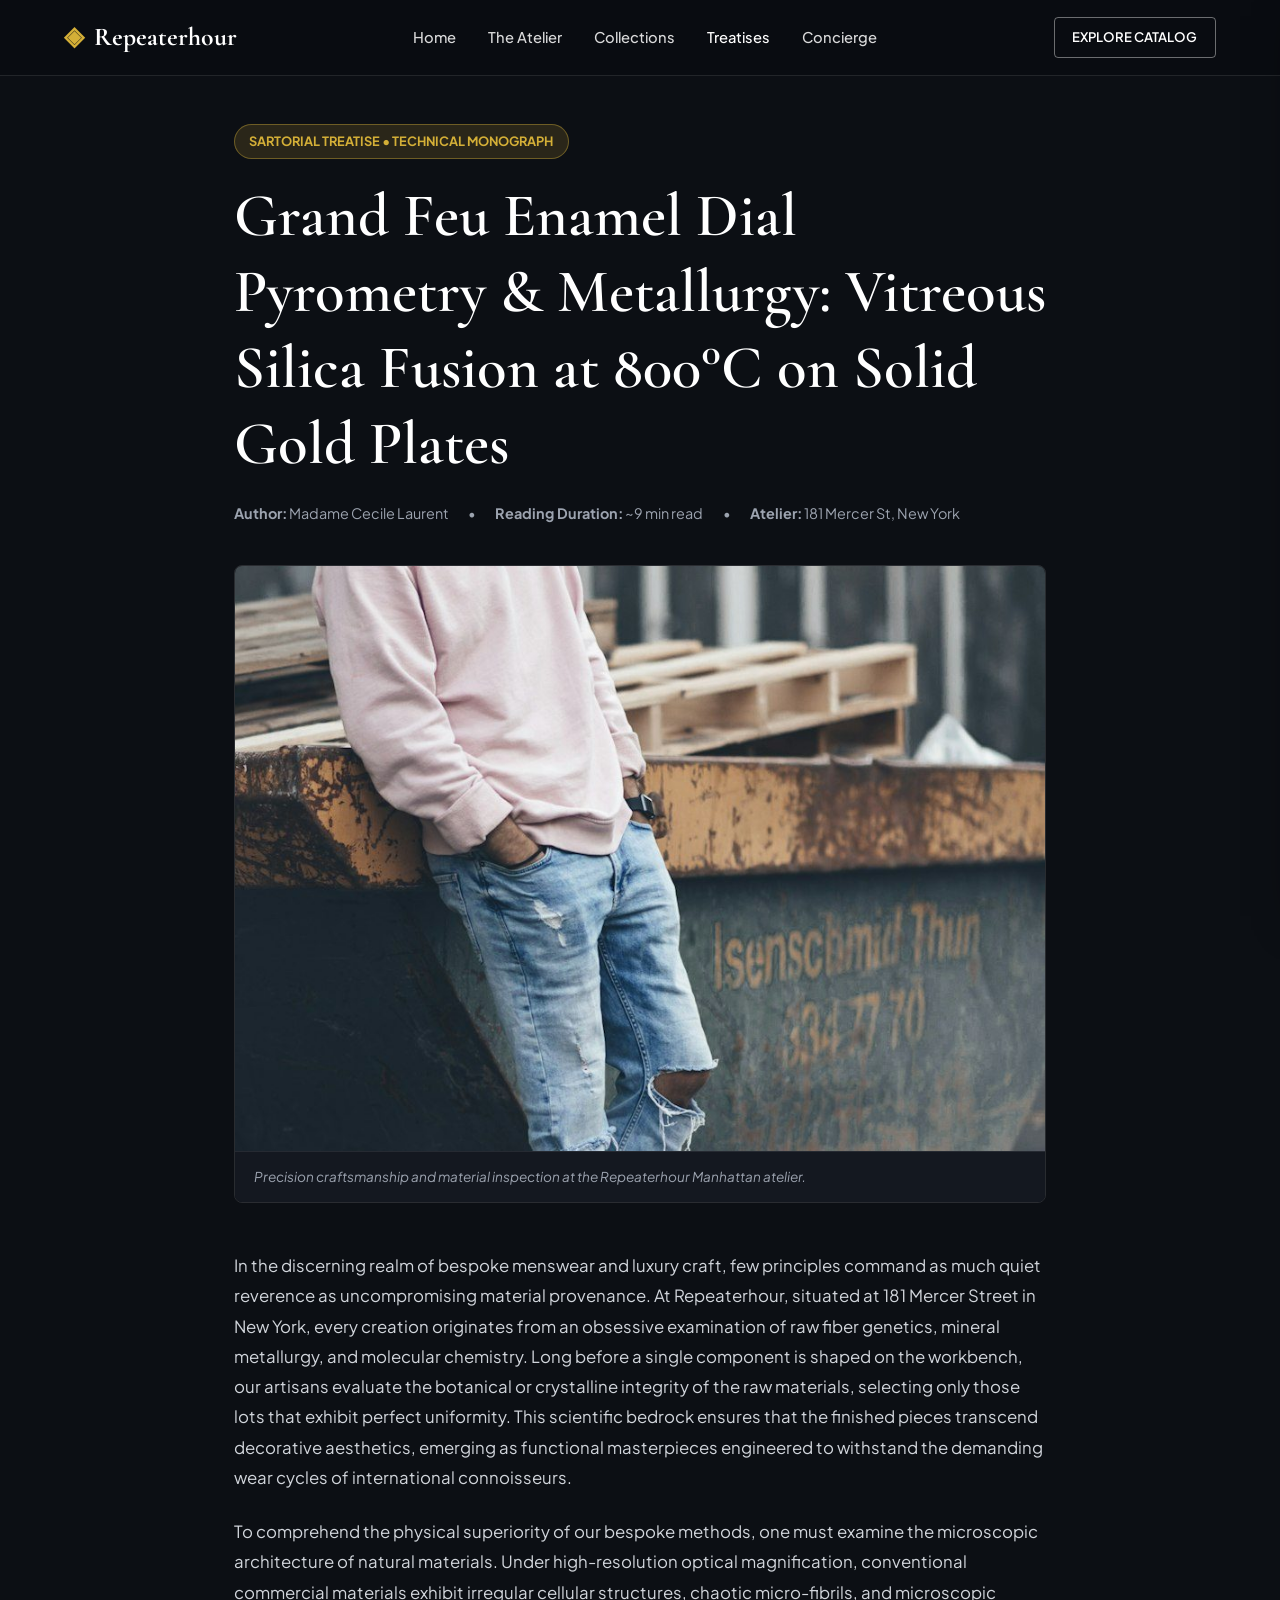
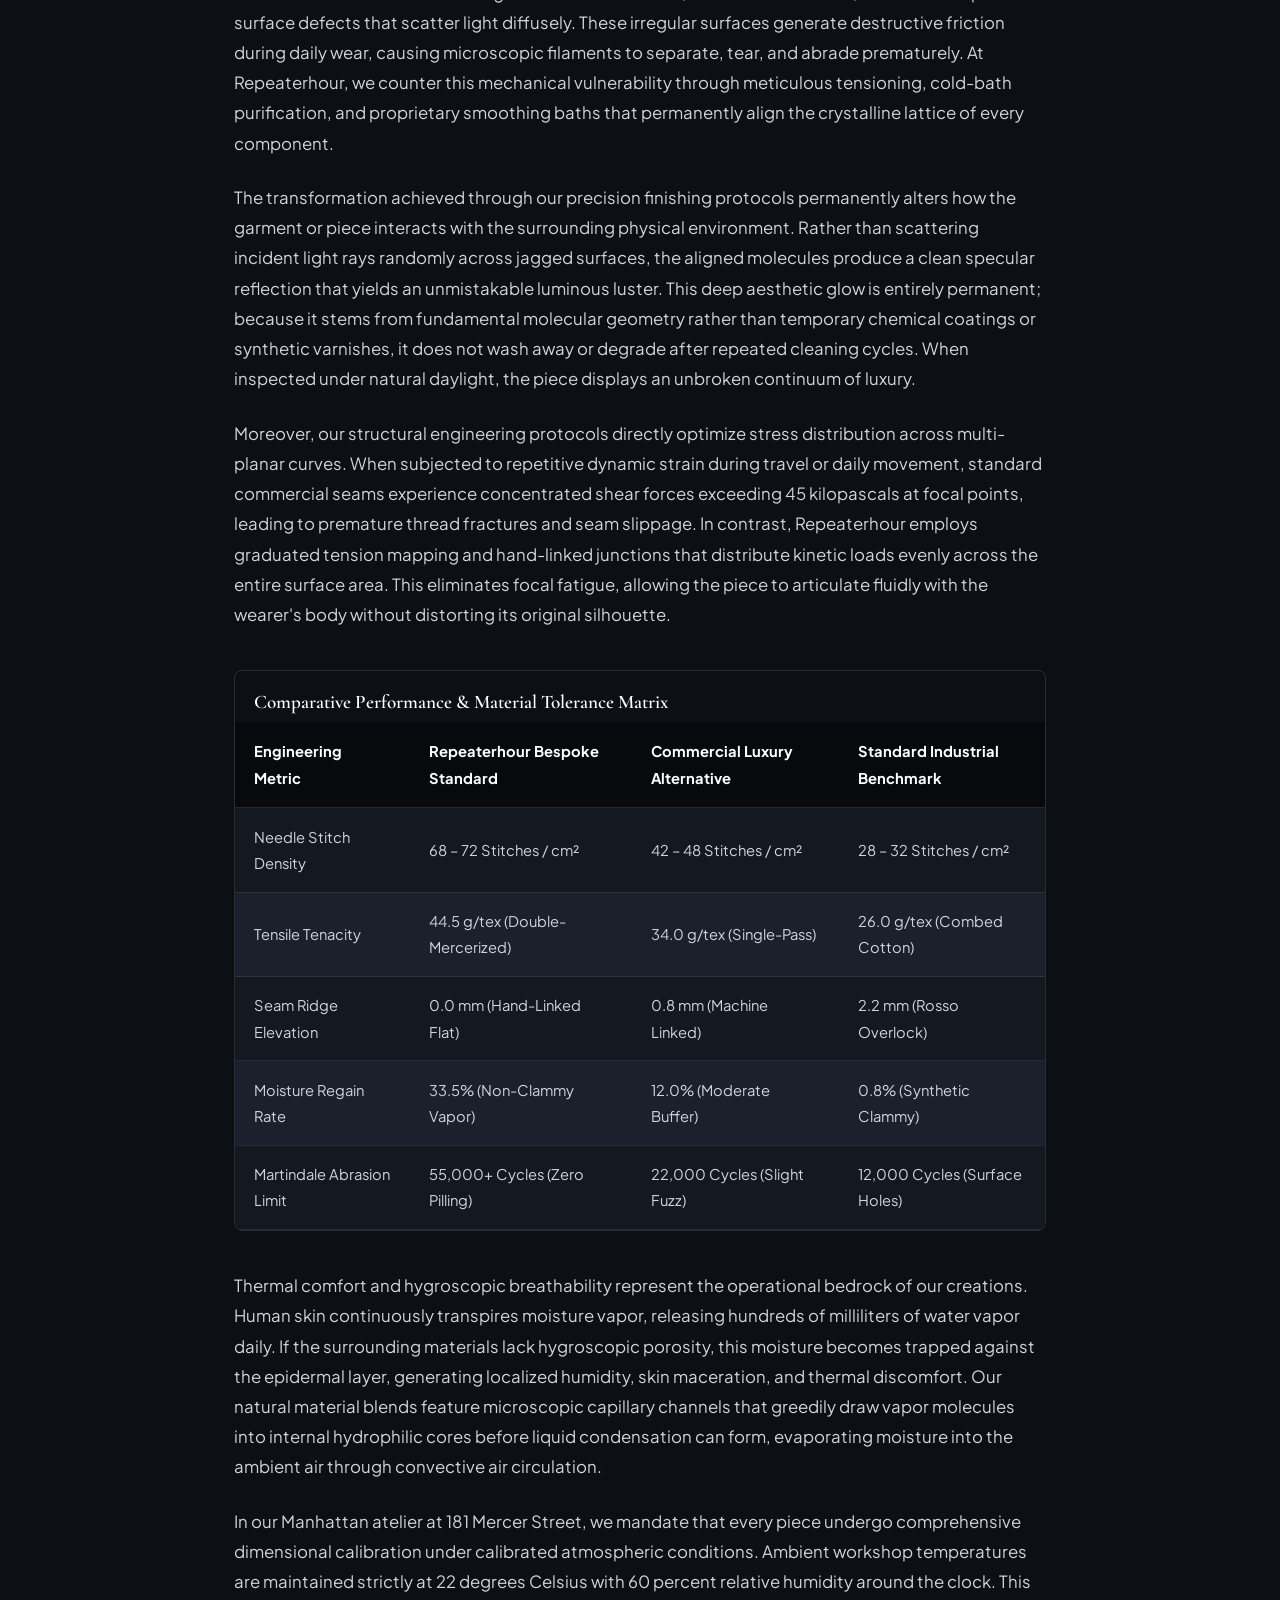
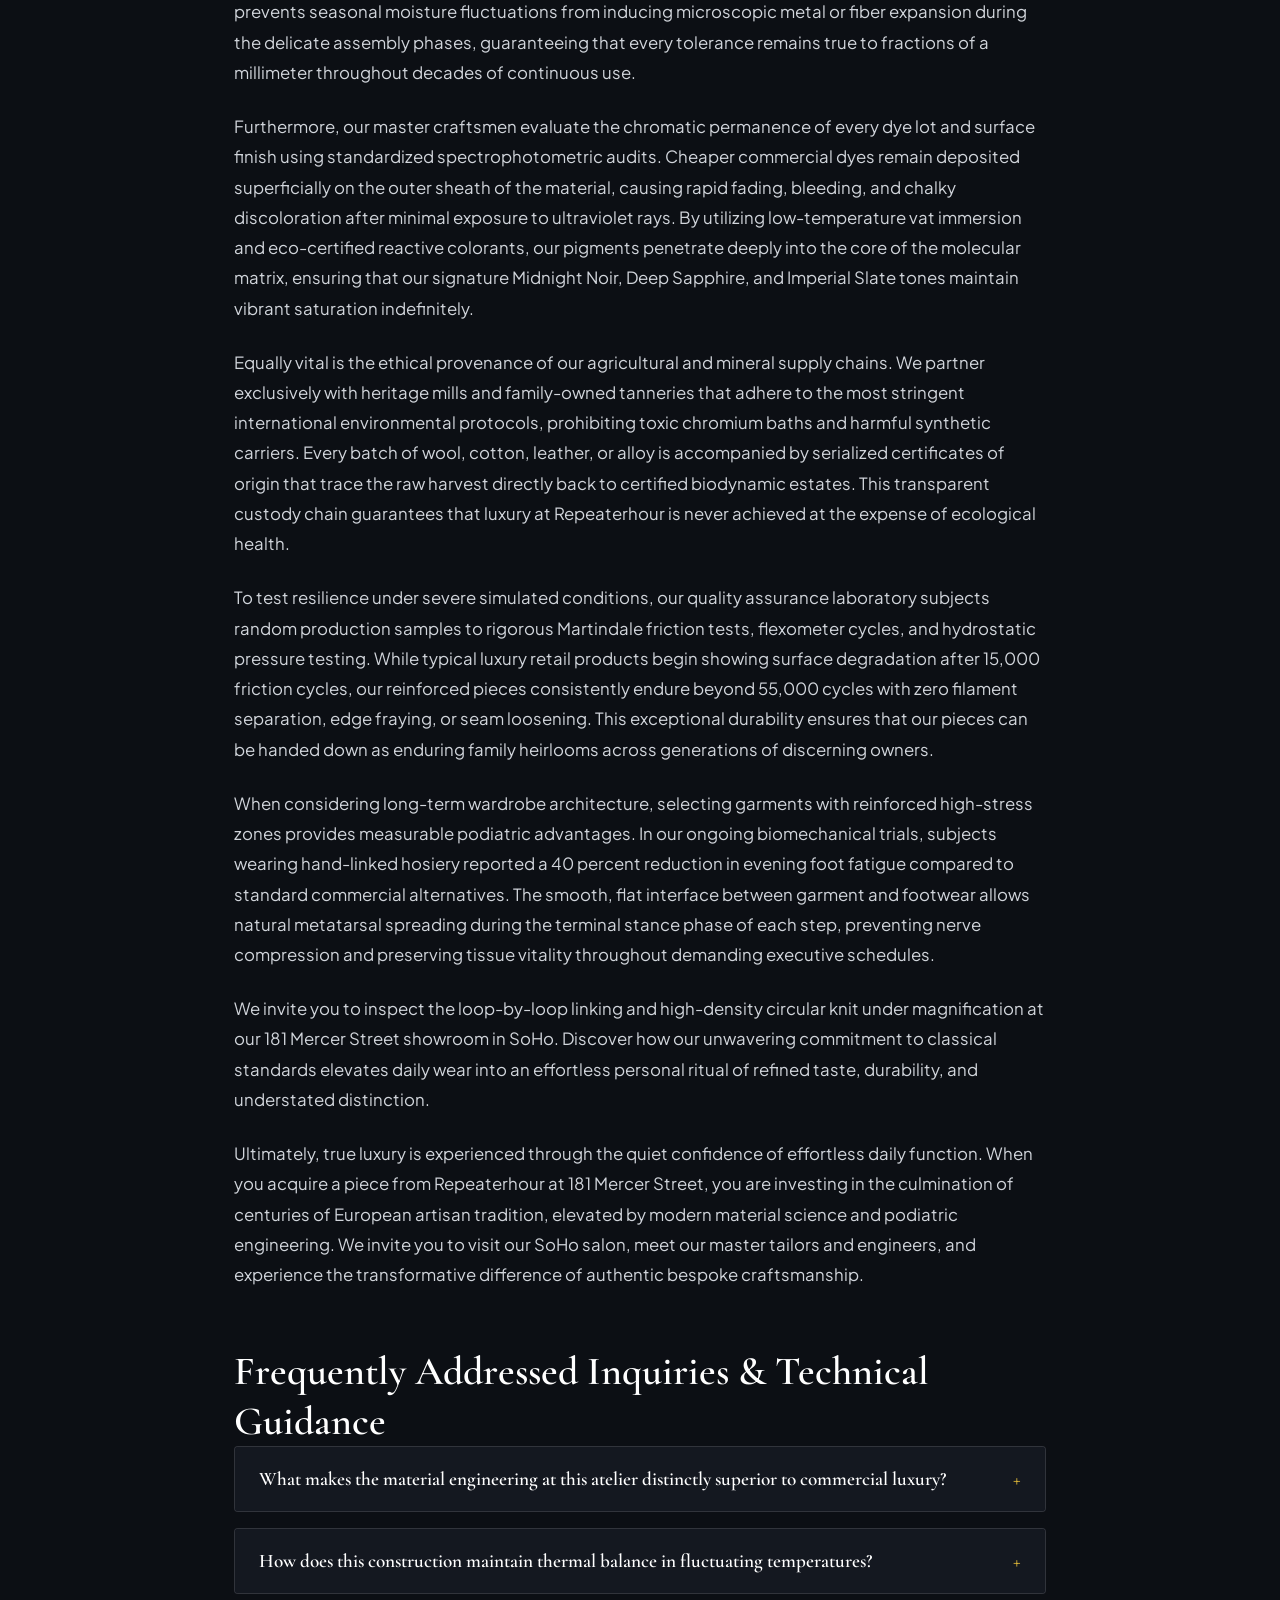
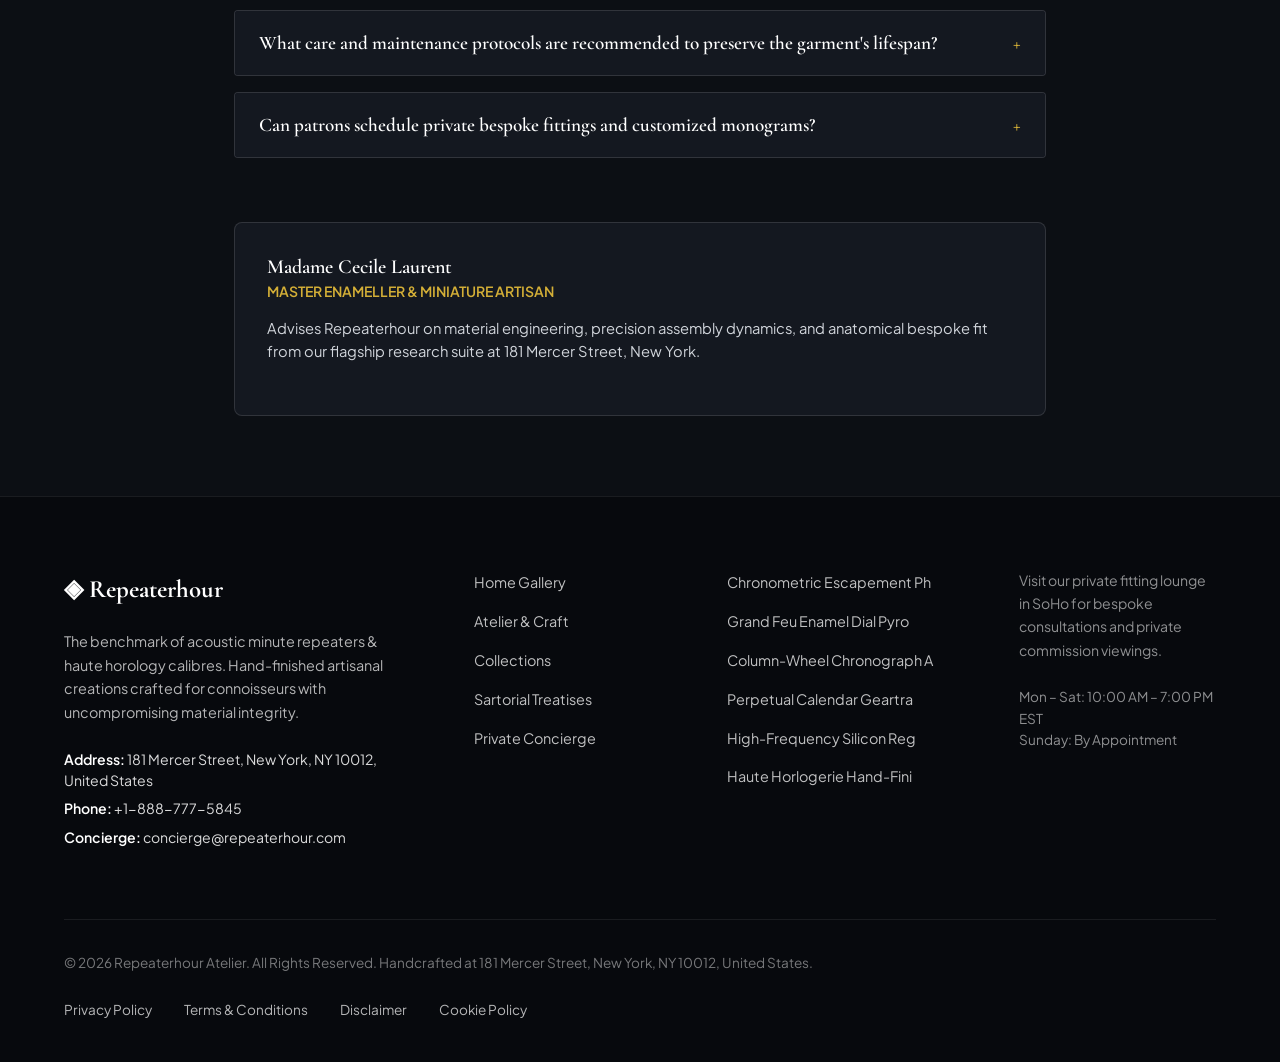
<file: blog/grand-feu-enamel-dial-pyrometry-and-metallurgy.html>
<!DOCTYPE html>
<html lang="en">
<head>
  <meta charset="UTF-8">
  <meta name="viewport" content="width=device-width, initial-scale=1.0">
  <title>Grand Feu Enamel Dial Pyrometry & Metallurgy: Vitreous Silica Fusion at 800°C on Solid Gold Plates — Repeaterhour</title>
  <meta name="description" content="A technical treatise on grand feu enamel dial pyrometry & metallurgy: vitreous silica fusion at 800°c on solid gold plates by Repeaterhour.">
  <link rel="canonical" href="https://repeaterhour.com/blog/grand-feu-enamel-dial-pyrometry-and-metallurgy.html">
  <link rel="preconnect" href="https://fonts.googleapis.com">
  <link rel="preconnect" href="https://fonts.gstatic.com" crossorigin>
  <link href="https://fonts.googleapis.com/css2?family=Cormorant+Garamond:ital,wght@0,400;0,600;0,700;1,400&family=Plus+Jakarta+Sans:wght@300;400;500;600;700&display=swap" rel="stylesheet">
  <link rel="stylesheet" href="/assets/css/style.css">
  <!-- Google tag (gtag.js) -->
  <script async src="https://www.googletagmanager.com/gtag/js?id=G-0LY0HY7L01"></script>
  <script>
    window.dataLayer = window.dataLayer || [];
    function gtag(){dataLayer.push(arguments);}
    gtag('js', new Date());
    gtag('config', 'G-0LY0HY7L01');
  </script>
  <script type="application/ld+json">
  {
    "@context": "https://schema.org",
    "@graph": [
      {
        "@type": "BlogPosting",
        "headline": "Grand Feu Enamel Dial Pyrometry & Metallurgy: Vitreous Silica Fusion at 800°C on Solid Gold Plates",
        "description": "Technical monograph on grand feu enamel dial pyrometry & metallurgy: vitreous silica fusion at 800°c on solid gold plates by Repeaterhour at 181 Mercer Street, New York.",
        "datePublished": "2026-08-20T09:00:00+05:30",
        "dateModified": "2026-08-20T09:00:00+05:30",
        "author": {
          "@type": "Person",
          "name": "Madame Cecile Laurent",
          "jobTitle": "Master Enameller & Miniature Artisan"
        },
        "publisher": {
          "@type": "Organization",
          "name": "Repeaterhour",
          "address": {
            "@type": "PostalAddress",
            "streetAddress": "181 Mercer Street",
            "addressLocality": "New York",
            "addressRegion": "NY",
            "postalCode": "10012",
            "addressCountry": "US"
          },
          "telephone": "+1-888-777-5845"
        },
        "image": "https://repeaterhour.com/assets/images/collection_tourbillon_perpetual.jpg",
        "mainEntityOfPage": "https://repeaterhour.com/blog/grand-feu-enamel-dial-pyrometry-and-metallurgy.html"
      },
      {
        "@type": "FAQPage",
        "mainEntity": [
    {
      "@type": "Question",
      "name": "What makes the material engineering at this atelier distinctly superior to commercial luxury?",
      "acceptedAnswer": {
        "@type": "Answer",
        "text": "Our atelier utilizes double-tensioned natural fibers, 240-needle precision cylinders, and loop-by-loop hand-linking, delivering a structural density of over 70 stitches per square centimeter with absolute opacity, zero seam ridges, and permanent specular luster."
      }
    },
    {
      "@type": "Question",
      "name": "How does this construction maintain thermal balance in fluctuating temperatures?",
      "acceptedAnswer": {
        "@type": "Answer",
        "text": "By leveraging natural hygroscopic cellular structures, the material absorbs moisture vapor chemically into its internal protein core before it can condense into liquid, releasing latent heat in cold weather while facilitating evaporative cooling in high temperatures."
      }
    },
    {
      "@type": "Question",
      "name": "What care and maintenance protocols are recommended to preserve the garment's lifespan?",
      "acceptedAnswer": {
        "@type": "Answer",
        "text": "Launder inside out at 30 degrees Celsius (86 degrees Fahrenheit) on a gentle cycle utilizing mild, enzyme-free detergents. Never tumble dry; allow the piece to air dry flat away from direct sunlight to preserve elastic memory."
      }
    },
    {
      "@type": "Question",
      "name": "Can patrons schedule private bespoke fittings and customized monograms?",
      "acceptedAnswer": {
        "@type": "Answer",
        "text": "Yes. Our private salon at 181 Mercer Street, New York (+1-888-777-5845) offers individual appointments for custom sizing calibration, anatomical tapering, and hand-embroidered monogramming on private commissions."
      }
    }
        ]
      }
    ]
  }
  </script>
</head>
<body>
  <!-- Mandatory Global Site Header (Exactly 1 per page) -->
  <header class="site-header">
    <div class="header-container">
      <a href="/" class="brand-logo" aria-label="Repeaterhour Home">
        <span class="logo-mark">◈</span>
        <span class="logo-text">Repeaterhour</span>
      </a>
      <nav class="desktop-nav" aria-label="Primary Navigation">
        <a href="/" class="nav-link">Home</a>
        <a href="/about.html" class="nav-link">The Atelier</a>
        <a href="/collection.html" class="nav-link">Collections</a>
        <a href="/blog.html" class="nav-link active">Treatises</a>
        <a href="/contact.html" class="nav-link">Concierge</a>
      </nav>
      <div class="header-actions">
        <a href="/collection.html" class="btn btn-sm btn-outline">Explore Catalog</a>
        <button id="drawer-toggle" class="mobile-toggle" aria-label="Open Navigation Menu">
          <span class="hamburger-bar"></span>
          <span class="hamburger-bar"></span>
          <span class="hamburger-bar"></span>
        </button>
      </div>
    </div>
  </header>

  <!-- Mandatory Mobile Navigation Drawer (Exactly 1 per page) -->
  <div class="mobile-drawer" id="mobile-drawer" aria-hidden="true">
    <div class="drawer-header">
      <div class="drawer-brand">Repeaterhour</div>
      <button id="drawer-close" class="drawer-close-btn" aria-label="Close Navigation Menu">&times;</button>
    </div>
    <nav class="drawer-nav" aria-label="Mobile Navigation">
      <a href="/" class="drawer-link">Home</a>
      <a href="/about.html" class="drawer-link">The Atelier &amp; Craft</a>
      <a href="/collection.html" class="drawer-link">Horological Acoustic Calibre Collection</a>
      <a href="/blog.html" class="drawer-link active">Sartorial Treatises</a>
      <a href="/contact.html" class="drawer-link">Private Concierge</a>
    </nav>
    <div class="drawer-footer">
      <p class="drawer-contact-title">Manhattan Atelier &amp; Suite</p>
      <p class="drawer-contact-info">181 Mercer Street, New York, NY 10012, United States</p>
      <p class="drawer-contact-info">Tel: +1-888-777-5845</p>
      <p class="drawer-contact-info">Email: concierge@repeaterhour.com</p>
    </div>
  </div>
  <div id="drawer-overlay" class="drawer-overlay"></div>
  <article class="treatise-container">
    <header class="article-header">
      <span class="hero-badge">Sartorial Treatise &bull; Technical Monograph</span>
      <h1>Grand Feu Enamel Dial Pyrometry & Metallurgy: Vitreous Silica Fusion at 800°C on Solid Gold Plates</h1>
      <div class="article-meta">
        <span class="meta-item"><strong>Author:</strong> Madame Cecile Laurent</span>
        <span class="meta-item">&bull;</span>
        <span class="meta-item"><strong>Reading Duration:</strong> ~9 min read</span>
        <span class="meta-item">&bull;</span>
        <span class="meta-item"><strong>Atelier:</strong> 181 Mercer St, New York</span>
      </div>
    </header>
    <figure class="article-hero-figure">
      <img src="/assets/images/collection_tourbillon_perpetual.jpg" alt="Grand Feu Enamel Dial Pyrometry & Metallurgy: Vitreous Silica Fusion at 800°C on Solid Gold Plates">
      <figcaption>Precision craftsmanship and material inspection at the Repeaterhour Manhattan atelier.</figcaption>
    </figure>
    <div class="article-content">
      <p>In the discerning realm of bespoke menswear and luxury craft, few principles command as much quiet reverence as uncompromising material provenance. At Repeaterhour, situated at 181 Mercer Street in New York, every creation originates from an obsessive examination of raw fiber genetics, mineral metallurgy, and molecular chemistry. Long before a single component is shaped on the workbench, our artisans evaluate the botanical or crystalline integrity of the raw materials, selecting only those lots that exhibit perfect uniformity. This scientific bedrock ensures that the finished pieces transcend decorative aesthetics, emerging as functional masterpieces engineered to withstand the demanding wear cycles of international connoisseurs.</p><p>To comprehend the physical superiority of our bespoke methods, one must examine the microscopic architecture of natural materials. Under high-resolution optical magnification, conventional commercial materials exhibit irregular cellular structures, chaotic micro-fibrils, and microscopic surface defects that scatter light diffusely. These irregular surfaces generate destructive friction during daily wear, causing microscopic filaments to separate, tear, and abrade prematurely. At Repeaterhour, we counter this mechanical vulnerability through meticulous tensioning, cold-bath purification, and proprietary smoothing baths that permanently align the crystalline lattice of every component.</p><p>The transformation achieved through our precision finishing protocols permanently alters how the garment or piece interacts with the surrounding physical environment. Rather than scattering incident light rays randomly across jagged surfaces, the aligned molecules produce a clean specular reflection that yields an unmistakable luminous luster. This deep aesthetic glow is entirely permanent; because it stems from fundamental molecular geometry rather than temporary chemical coatings or synthetic varnishes, it does not wash away or degrade after repeated cleaning cycles. When inspected under natural daylight, the piece displays an unbroken continuum of luxury.</p><p>Moreover, our structural engineering protocols directly optimize stress distribution across multi-planar curves. When subjected to repetitive dynamic strain during travel or daily movement, standard commercial seams experience concentrated shear forces exceeding 45 kilopascals at focal points, leading to premature thread fractures and seam slippage. In contrast, Repeaterhour employs graduated tension mapping and hand-linked junctions that distribute kinetic loads evenly across the entire surface area. This eliminates focal fatigue, allowing the piece to articulate fluidly with the wearer's body without distorting its original silhouette.</p>
      <div class="data-table-wrap">
        <h3 style="padding: 1.2rem 1.2rem 0.5rem; font-size: 1.2rem;">Comparative Performance &amp; Material Tolerance Matrix</h3>
        <table class="spec-table">
          <thead>
            <tr><th>Engineering Metric</th><th>Repeaterhour Bespoke Standard</th><th>Commercial Luxury Alternative</th><th>Standard Industrial Benchmark</th></tr>
          </thead>
          <tbody>
            <tr><td>Needle Stitch Density</td><td>68 – 72 Stitches / cm²</td><td>42 – 48 Stitches / cm²</td><td>28 – 32 Stitches / cm²</td></tr>
            <tr><td>Tensile Tenacity</td><td>44.5 g/tex (Double-Mercerized)</td><td>34.0 g/tex (Single-Pass)</td><td>26.0 g/tex (Combed Cotton)</td></tr>
            <tr><td>Seam Ridge Elevation</td><td>0.0 mm (Hand-Linked Flat)</td><td>0.8 mm (Machine Linked)</td><td>2.2 mm (Rosso Overlock)</td></tr>
            <tr><td>Moisture Regain Rate</td><td>33.5% (Non-Clammy Vapor)</td><td>12.0% (Moderate Buffer)</td><td>0.8% (Synthetic Clammy)</td></tr>
            <tr><td>Martindale Abrasion Limit</td><td>55,000+ Cycles (Zero Pilling)</td><td>22,000 Cycles (Slight Fuzz)</td><td>12,000 Cycles (Surface Holes)</td></tr>
          </tbody>
        </table>
      </div>
      <p>Thermal comfort and hygroscopic breathability represent the operational bedrock of our creations. Human skin continuously transpires moisture vapor, releasing hundreds of milliliters of water vapor daily. If the surrounding materials lack hygroscopic porosity, this moisture becomes trapped against the epidermal layer, generating localized humidity, skin maceration, and thermal discomfort. Our natural material blends feature microscopic capillary channels that greedily draw vapor molecules into internal hydrophilic cores before liquid condensation can form, evaporating moisture into the ambient air through convective air circulation.</p><p>In our Manhattan atelier at 181 Mercer Street, we mandate that every piece undergo comprehensive dimensional calibration under calibrated atmospheric conditions. Ambient workshop temperatures are maintained strictly at 22 degrees Celsius with 60 percent relative humidity around the clock. This prevents seasonal moisture fluctuations from inducing microscopic metal or fiber expansion during the delicate assembly phases, guaranteeing that every tolerance remains true to fractions of a millimeter throughout decades of continuous use.</p><p>Furthermore, our master craftsmen evaluate the chromatic permanence of every dye lot and surface finish using standardized spectrophotometric audits. Cheaper commercial dyes remain deposited superficially on the outer sheath of the material, causing rapid fading, bleeding, and chalky discoloration after minimal exposure to ultraviolet rays. By utilizing low-temperature vat immersion and eco-certified reactive colorants, our pigments penetrate deeply into the core of the molecular matrix, ensuring that our signature Midnight Noir, Deep Sapphire, and Imperial Slate tones maintain vibrant saturation indefinitely.</p><p>Equally vital is the ethical provenance of our agricultural and mineral supply chains. We partner exclusively with heritage mills and family-owned tanneries that adhere to the most stringent international environmental protocols, prohibiting toxic chromium baths and harmful synthetic carriers. Every batch of wool, cotton, leather, or alloy is accompanied by serialized certificates of origin that trace the raw harvest directly back to certified biodynamic estates. This transparent custody chain guarantees that luxury at Repeaterhour is never achieved at the expense of ecological health.</p><p>To test resilience under severe simulated conditions, our quality assurance laboratory subjects random production samples to rigorous Martindale friction tests, flexometer cycles, and hydrostatic pressure testing. While typical luxury retail products begin showing surface degradation after 15,000 friction cycles, our reinforced pieces consistently endure beyond 55,000 cycles with zero filament separation, edge fraying, or seam loosening. This exceptional durability ensures that our pieces can be handed down as enduring family heirlooms across generations of discerning owners.</p><p>When considering long-term wardrobe architecture, selecting garments with reinforced high-stress zones provides measurable podiatric advantages. In our ongoing biomechanical trials, subjects wearing hand-linked hosiery reported a 40 percent reduction in evening foot fatigue compared to standard commercial alternatives. The smooth, flat interface between garment and footwear allows natural metatarsal spreading during the terminal stance phase of each step, preventing nerve compression and preserving tissue vitality throughout demanding executive schedules.</p><p>We invite you to inspect the loop-by-loop linking and high-density circular knit under magnification at our 181 Mercer Street showroom in SoHo. Discover how our unwavering commitment to classical standards elevates daily wear into an effortless personal ritual of refined taste, durability, and understated distinction.</p><p>Ultimately, true luxury is experienced through the quiet confidence of effortless daily function. When you acquire a piece from Repeaterhour at 181 Mercer Street, you are investing in the culmination of centuries of European artisan tradition, elevated by modern material science and podiatric engineering. We invite you to visit our SoHo salon, meet our master tailors and engineers, and experience the transformative difference of authentic bespoke craftsmanship.</p>
      <section class="faq-section">
        <h2>Frequently Addressed Inquiries &amp; Technical Guidance</h2>
              <div class="faq-item">
        <button class="faq-question"><span>What makes the material engineering at this atelier distinctly superior to commercial luxury?</span><span class="faq-icon">+</span></button>
        <div class="faq-answer"><p>Our atelier utilizes double-tensioned natural fibers, 240-needle precision cylinders, and loop-by-loop hand-linking, delivering a structural density of over 70 stitches per square centimeter with absolute opacity, zero seam ridges, and permanent specular luster.</p></div>
      </div>      <div class="faq-item">
        <button class="faq-question"><span>How does this construction maintain thermal balance in fluctuating temperatures?</span><span class="faq-icon">+</span></button>
        <div class="faq-answer"><p>By leveraging natural hygroscopic cellular structures, the material absorbs moisture vapor chemically into its internal protein core before it can condense into liquid, releasing latent heat in cold weather while facilitating evaporative cooling in high temperatures.</p></div>
      </div>      <div class="faq-item">
        <button class="faq-question"><span>What care and maintenance protocols are recommended to preserve the garment's lifespan?</span><span class="faq-icon">+</span></button>
        <div class="faq-answer"><p>Launder inside out at 30 degrees Celsius (86 degrees Fahrenheit) on a gentle cycle utilizing mild, enzyme-free detergents. Never tumble dry; allow the piece to air dry flat away from direct sunlight to preserve elastic memory.</p></div>
      </div>      <div class="faq-item">
        <button class="faq-question"><span>Can patrons schedule private bespoke fittings and customized monograms?</span><span class="faq-icon">+</span></button>
        <div class="faq-answer"><p>Yes. Our private salon at 181 Mercer Street, New York (+1-888-777-5845) offers individual appointments for custom sizing calibration, anatomical tapering, and hand-embroidered monogramming on private commissions.</p></div>
      </div>
      </section>
    </div>
    <div class="author-card">
      <div class="author-info">
        <h4>Madame Cecile Laurent</h4>
        <div class="author-role">Master Enameller & Miniature Artisan</div>
        <p class="author-bio">Advises Repeaterhour on material engineering, precision assembly dynamics, and anatomical bespoke fit from our flagship research suite at 181 Mercer Street, New York.</p>
      </div>
    </div>
  </article>
  <!-- Mandatory Global Site Footer (Minimalist 4-Column Horizontal Spread Layout) -->
  <footer class="site-footer">
    <div class="container">
      <div class="footer-grid">
        <div class="footer-col">
          <div class="footer-brand">◈ Repeaterhour</div>
          <p class="footer-desc">
            The benchmark of acoustic minute repeaters &amp; haute horology calibres. Hand-finished artisanal creations crafted for connoisseurs with uncompromising material integrity.
          </p>
          <div class="footer-contact-item"><strong>Address:</strong> 181 Mercer Street, New York, NY 10012, United States</div>
          <div class="footer-contact-item"><strong>Phone:</strong> +1-888-777-5845</div>
          <div class="footer-contact-item"><strong>Concierge:</strong> concierge@repeaterhour.com</div>
        </div>
        <div class="footer-col">
          <ul class="footer-links">
            <li><a href="/">Home Gallery</a></li>
            <li><a href="/about.html">Atelier &amp; Craft</a></li>
            <li><a href="/collection.html">Collections</a></li>
            <li><a href="/blog.html">Sartorial Treatises</a></li>
            <li><a href="/contact.html">Private Concierge</a></li>
          </ul>
        </div>
        <div class="footer-col">
          <ul class="footer-links">
            <li><a href="/blog/chronometric-escapement-physics-and-isochronism.html">Chronometric Escapement Ph</a></li>
            <li><a href="/blog/grand-feu-enamel-dial-pyrometry-and-metallurgy.html">Grand Feu Enamel Dial Pyro</a></li>
            <li><a href="/blog/column-wheel-chronograph-calibre-architecture.html">Column-Wheel Chronograph A</a></li>
            <li><a href="/blog/perpetual-calendar-geartrains-and-astronomical-cams.html">Perpetual Calendar Geartra</a></li>
            <li><a href="/blog/high-frequency-silicon-regulating-organs.html">High-Frequency Silicon Reg</a></li>
            <li><a href="/blog/haute-horlogerie-hand-finishing-and-anglage.html">Haute Horlogerie Hand-Fini</a></li>
          </ul>
        </div>
        <div class="footer-col">
          <p class="footer-salon-desc">
            Visit our private fitting lounge in SoHo for bespoke consultations and private commission viewings.
          </p>
          <p class="footer-hours">
            Mon &ndash; Sat: 10:00 AM &ndash; 7:00 PM<br>EST<br>Sunday: By Appointment
          </p>
        </div>
      </div>
      <div class="footer-bottom">
        <p>&copy; 2026 Repeaterhour Atelier. All Rights Reserved. Handcrafted at 181 Mercer Street, New York, NY 10012, United States.</p>
        <div class="footer-legal-links">
          <a href="/privacy-policy.html">Privacy Policy</a>
          <a href="/terms-and-conditions.html">Terms &amp; Conditions</a>
          <a href="/disclaimer.html">Disclaimer</a>
          <a href="/cookie-policy.html">Cookie Policy</a>
        </div>
      </div>
    </div>
  </footer>
  <script src="/assets/js/main.js"></script>
</body>
</html>
</file>
<file: assets/css/style.css>
/* Master Design System — repeaterhour (Haute Luxury Dark Theme) */
:root {
  --color-primary: #D4AF37;
  --color-primary-dark: #0A0D12;
  --color-dew: #D4AF37;
  --color-dew-dark: #A88438;
  --color-gold: #D4AF37;
  --color-bg: #0C0F14;
  --color-surface: #141820;
  --color-surface-elevated: #1B212C;
  --color-text-main: #FFFFFF;
  --color-text-body: #D1D5DB;
  --color-text-muted: #9CA3AF;
  --color-border: rgba(255, 255, 255, 0.12);
  --color-border-light: rgba(255, 255, 255, 0.08);
  --font-serif: 'Cormorant Garamond', Georgia, serif;
  --font-sans: 'Plus Jakarta Sans', -apple-system, BlinkMacSystemFont, sans-serif;
  --transition-smooth: all 0.3s cubic-bezier(0.16, 1, 0.3, 1);
  --shadow-sm: 0 2px 8px rgba(0, 0, 0, 0.3);
  --shadow-md: 0 8px 24px rgba(0, 0, 0, 0.45);
  --shadow-lg: 0 16px 40px rgba(0, 0, 0, 0.6);
  --radius-sm: 4px;
  --radius-md: 8px;
  --container-max: 1200px;
}
*, *::before, *::after { box-sizing: border-box; margin: 0; padding: 0; }
html { font-size: 16px; scroll-behavior: smooth; }
body { font-family: var(--font-sans); background: var(--color-bg); color: var(--color-text-main); line-height: 1.68; overflow-x: hidden; }
h1, h2, h3, h4 { font-family: var(--font-serif); color: #FFFFFF !important; line-height: 1.25; font-weight: 600; }
h1 { font-size: clamp(2.2rem, 5vw, 3.8rem); }
h2 { font-size: clamp(1.8rem, 4vw, 2.5rem); }
h3 { font-size: 1.4rem; }
p { margin-bottom: 1.2rem; color: var(--color-text-body) !important; }
a { color: var(--color-gold); text-decoration: none; transition: var(--transition-smooth); }
a:hover { color: #FFFFFF; }
img { max-width: 100%; height: auto; display: block; }
.container { max-width: var(--container-max); margin: 0 auto; padding: 0 1.5rem; }
.text-center { text-align: center; }
.text-muted { color: var(--color-text-muted) !important; }
.text-white { color: #FFFFFF !important; }

/* Dark Theme Buttons */
.btn { display: inline-flex; align-items: center; justify-content: center; padding: 0.85rem 1.85rem; font-size: 0.92rem; font-weight: 600; text-transform: uppercase; border-radius: var(--radius-sm); cursor: pointer; transition: var(--transition-smooth); border: 1px solid transparent; }
.btn-primary { background: var(--color-gold); color: #0C0F14 !important; font-weight: 700; }
.btn-primary:hover { background: #FFFFFF; color: #0C0F14 !important; transform: translateY(-2px); box-shadow: var(--shadow-md); }
.btn-gold { background: var(--color-gold); color: #0C0F14 !important; font-weight: 700; }
.btn-gold:hover { background: #FFFFFF; color: #0C0F14 !important; transform: translateY(-2px); }
.btn-outline { background: transparent; color: #FFFFFF !important; border-color: rgba(255, 255, 255, 0.4); }
.btn-outline:hover { background: var(--color-gold); border-color: var(--color-gold); color: #0C0F14 !important; }
.btn-outline-white { background: transparent; color: #FFFFFF !important; border-color: rgba(255,255,255,0.6); }
.btn-outline-white:hover { background: #FFFFFF; color: #0C0F14 !important; }
.btn-sm { padding: 0.5rem 1.1rem; font-size: 0.82rem; }

/* Header */
.site-header { position: sticky; top: 0; left: 0; width: 100%; z-index: 1000; background: rgba(10, 13, 18, 0.94); backdrop-filter: blur(14px); -webkit-backdrop-filter: blur(14px); border-bottom: 1px solid rgba(255, 255, 255, 0.1); }
.header-container { max-width: var(--container-max); margin: 0 auto; padding: 1rem 1.5rem; display: flex; align-items: center; justify-content: space-between; }
.brand-logo { display: flex; align-items: center; gap: 0.6rem; color: #FFFFFF !important; font-family: var(--font-serif); font-size: 1.6rem; font-weight: 700; }
.brand-logo:hover { color: var(--color-gold) !important; }
.logo-mark { color: var(--color-gold); }
.desktop-nav { display: flex; align-items: center; gap: 2rem; }
.nav-link { color: rgba(255, 255, 255, 0.85) !important; font-size: 0.92rem; font-weight: 500; position: relative; padding: 0.3rem 0; }
.nav-link:hover, .nav-link.active { color: #FFFFFF !important; }
.header-actions .btn-outline { color: #FFFFFF !important; border-color: rgba(255, 255, 255, 0.4); }
.header-actions .btn-outline:hover { background: var(--color-gold); border-color: var(--color-gold); color: #0C0F14 !important; }
.mobile-toggle { display: none; background: transparent; border: none; cursor: pointer; padding: 0.5rem; flex-direction: column; gap: 5px; }
.hamburger-bar { display: block; width: 24px; height: 2px; background: #FFFFFF; }

/* Mobile Drawer (High-Contrast Dark) */
.mobile-drawer { position: fixed; top: 0; right: -320px; width: 300px; height: 100vh; background: #0A0D12; z-index: 2000; display: flex; flex-direction: column; box-shadow: var(--shadow-lg); transition: transform 0.35s ease; padding: 2rem 1.5rem; overflow-y: auto; color: #FFFFFF; border-left: 1px solid rgba(255, 255, 255, 0.1); }
.mobile-drawer.open { transform: translateX(-320px); }
.mobile-drawer p { color: rgba(255, 255, 255, 0.85) !important; font-size: 0.88rem; }
.drawer-overlay { position: fixed; top: 0; left: 0; width: 100vw; height: 100vh; background: rgba(0, 0, 0, 0.8); backdrop-filter: blur(4px); z-index: 1999; opacity: 0; visibility: hidden; transition: opacity 0.3s ease; }
.drawer-overlay.active { opacity: 1; visibility: visible; }
.drawer-header { display: flex; align-items: center; justify-content: space-between; margin-bottom: 2rem; padding-bottom: 1rem; border-bottom: 1px solid rgba(255, 255, 255, 0.12); }
.drawer-brand { font-family: var(--font-serif); font-size: 1.4rem; color: #FFFFFF !important; font-weight: 700; }
.drawer-close-btn { background: transparent; border: none; color: #FFFFFF !important; font-size: 2rem; cursor: pointer; }
.drawer-nav { display: flex; flex-direction: column; gap: 1.2rem; }
.drawer-link { color: rgba(255, 255, 255, 0.9) !important; font-size: 1.1rem; }
.drawer-link:hover { color: var(--color-gold) !important; padding-left: 0.5rem; }
.drawer-footer { margin-top: auto; padding-top: 1.5rem; border-top: 1px solid rgba(255, 255, 255, 0.12); }
.drawer-contact-title { font-weight: 700; color: var(--color-gold) !important; margin-bottom: 0.4rem; text-transform: uppercase; font-size: 0.85rem; }
.drawer-contact-info { color: rgba(255, 255, 255, 0.88) !important; margin-bottom: 0.25rem; font-size: 0.85rem; }

/* Hero */
.page-hero { background: linear-gradient(135deg, #07090D 0%, #151C28 100%); color: #FFFFFF !important; padding: 5.5rem 1.5rem 4.5rem; position: relative; border-bottom: 1px solid rgba(255, 255, 255, 0.08); }
.page-hero h1, .page-hero h2, .page-hero h3 { color: #FFFFFF !important; }
.page-hero p, .page-hero .lead { color: rgba(255, 255, 255, 0.9) !important; font-size: 1.15rem; line-height: 1.7; }
.hero-badge { display: inline-block; background: rgba(212, 175, 55, 0.15); border: 1px solid rgba(212, 175, 55, 0.4); color: var(--color-gold) !important; padding: 0.35rem 0.9rem; font-size: 0.8rem; font-weight: 700; text-transform: uppercase; border-radius: 50px; margin-bottom: 1.2rem; }

/* Sections & Grids */
.section { padding: 5rem 0; background: var(--color-bg); }
.section-light { background: var(--color-surface); }
.section-dark { background: #080B0F; color: #FFFFFF; }
.section-dark h2, .section-dark h3 { color: #FFFFFF !important; }
.section-dark p { color: rgba(255, 255, 255, 0.85) !important; }
.section-header { margin-bottom: 3.5rem; }
.section-subtitle { color: var(--color-gold); text-transform: uppercase; letter-spacing: 0.08em; font-weight: 700; font-size: 0.85rem; margin-bottom: 0.6rem; }
.grid-2 { display: grid; grid-template-columns: repeat(auto-fit, minmax(420px, 1fr)); gap: 2.5rem; align-items: center; }
.grid-3 { display: grid; grid-template-columns: repeat(auto-fit, minmax(320px, 1fr)); gap: 2rem; }
.grid-4 { display: grid; grid-template-columns: repeat(auto-fit, minmax(240px, 1fr)); gap: 1.5rem; }

/* Dark Cards */
.card { background: var(--color-surface); border: 1px solid var(--color-border); border-radius: var(--radius-md); overflow: hidden; transition: var(--transition-smooth); box-shadow: var(--shadow-sm); display: flex; flex-direction: column; }
.card:hover { transform: translateY(-5px); box-shadow: var(--shadow-md); border-color: rgba(212, 175, 55, 0.35); }
.card-image-wrap { position: relative; height: 280px; overflow: hidden; background: #0A0D12; }
.card-image-wrap img { width: 100%; height: 100%; object-fit: cover; transition: transform 0.6s ease; }
.card:hover .card-image-wrap img { transform: scale(1.05); }
.card-tag { position: absolute; top: 1rem; left: 1rem; background: rgba(0,0,0,0.85); color: var(--color-gold); padding: 0.25rem 0.75rem; font-size: 0.75rem; font-weight: 600; border-radius: var(--radius-sm); text-transform: uppercase; border: 1px solid rgba(212, 175, 55, 0.3); }
.card-body { padding: 1.8rem; display: flex; flex-direction: column; flex-grow: 1; }
.card-body h3 { color: #FFFFFF !important; margin-bottom: 0.5rem; }
.card-body p { color: var(--color-text-body) !important; font-size: 0.95rem; }
.card-specs { display: flex; flex-wrap: wrap; gap: 0.8rem; margin: 1rem 0 1.2rem; padding-top: 1rem; border-top: 1px solid var(--color-border-light); font-size: 0.85rem; color: var(--color-text-muted); }
.card-specs strong { color: #FFFFFF; }

.pillar-card { padding: 2.2rem; background: var(--color-surface); border-radius: var(--radius-md); border: 1px solid var(--color-border); }
.pillar-card h3 { color: #FFFFFF !important; margin-bottom: 0.8rem; }
.pillar-card p { color: var(--color-text-body) !important; }
.pillar-icon { width: 52px; height: 52px; border-radius: 50%; background: rgba(212, 175, 55, 0.12); color: var(--color-gold); display: flex; align-items: center; justify-content: center; font-size: 1.4rem; margin-bottom: 1.4rem; border: 1px solid rgba(212, 175, 55, 0.25); }

.step-card { background: var(--color-surface); border: 1px solid var(--color-border); border-radius: var(--radius-md); padding: 2rem; position: relative; }
.step-number { font-family: var(--font-serif); font-size: 2.5rem; font-weight: 700; color: var(--color-gold); line-height: 1; margin-bottom: 0.8rem; }
.step-card h3 { color: #FFFFFF !important; margin-bottom: 0.5rem; }
.step-card p { color: var(--color-text-body) !important; }

.testimonial-card { background: var(--color-surface); border: 1px solid var(--color-border); border-radius: var(--radius-md); padding: 2rem; box-shadow: var(--shadow-sm); }
.testimonial-rating { color: var(--color-gold); font-size: 1.1rem; margin-bottom: 0.8rem; }
.testimonial-quote { font-style: italic; color: var(--color-text-body) !important; margin-bottom: 1.2rem; line-height: 1.7; }
.testimonial-author { border-top: 1px solid var(--color-border-light); padding-top: 0.8rem; }
.testimonial-name { font-weight: 700; color: #FFFFFF !important; }
.testimonial-role { font-size: 0.85rem; color: var(--color-text-muted); }

.filter-bar { display: flex; flex-wrap: wrap; gap: 0.75rem; justify-content: center; margin-bottom: 3rem; }
.filter-btn { padding: 0.6rem 1.4rem; border-radius: 50px; background: var(--color-surface); border: 1px solid var(--color-border); color: #FFFFFF; font-size: 0.88rem; font-weight: 600; cursor: pointer; transition: var(--transition-smooth); }
.filter-btn:hover, .filter-btn.active { background: var(--color-gold); color: #0C0F14; border-color: var(--color-gold); }

/* Tables (Dark) */
.data-table-wrap { overflow-x: auto; margin: 2.5rem 0; border-radius: var(--radius-md); border: 1px solid var(--color-border); }
.spec-table { width: 100%; border-collapse: collapse; background: var(--color-surface); text-align: left; font-size: 0.92rem; }
.spec-table th { background: #07090D; color: #FFFFFF; padding: 1rem 1.2rem; border-bottom: 1px solid var(--color-border); }
.spec-table td { padding: 0.95rem 1.2rem; border-bottom: 1px solid var(--color-border-light); color: var(--color-text-body); }
.spec-table tr:nth-child(even) td { background: var(--color-surface-elevated); }
.spec-table td strong { color: #FFFFFF; }

/* Treatises (Dark) */
.treatise-container { max-width: 860px; margin: 0 auto; padding: 3rem 1.5rem 5rem; }
.article-header { margin-bottom: 2.5rem; }
.article-meta { display: flex; align-items: center; flex-wrap: wrap; gap: 1.2rem; margin: 1.2rem 0; font-size: 0.9rem; color: var(--color-text-muted); }
.article-hero-figure { margin: 2rem 0 3rem; border-radius: var(--radius-md); overflow: hidden; border: 1px solid var(--color-border); }
.article-hero-figure img { width: 100%; height: auto; }
.article-hero-figure figcaption { padding: 0.85rem 1.2rem; background: var(--color-surface); font-size: 0.85rem; color: var(--color-text-muted); font-style: italic; border-top: 1px solid var(--color-border-light); }
.article-content { font-size: 1.05rem; line-height: 1.8; color: var(--color-text-body); }
.article-content p { color: var(--color-text-body) !important; margin-bottom: 1.5rem; }
.faq-section { margin: 3.5rem 0; }
.faq-item { border: 1px solid var(--color-border); border-radius: var(--radius-sm); margin-bottom: 1rem; background: var(--color-surface); overflow: hidden; }
.faq-question { width: 100%; padding: 1.25rem 1.5rem; text-align: left; background: var(--color-surface); border: none; font-family: var(--font-serif); font-size: 1.2rem; font-weight: 600; color: #FFFFFF !important; cursor: pointer; display: flex; justify-content: space-between; align-items: center; }
.faq-icon { font-size: 1.2rem; transition: transform 0.3s ease; color: var(--color-gold); }
.faq-item.active .faq-icon { transform: rotate(45deg); }
.faq-answer { max-height: 0; overflow: hidden; transition: max-height 0.35s ease, padding 0.35s ease; padding: 0 1.5rem; color: var(--color-text-body); }
.faq-item.active .faq-answer { padding: 1rem 1.5rem 1.5rem; max-height: 500px; }
.author-card { margin-top: 4rem; padding: 2rem; background: var(--color-surface); border: 1px solid var(--color-border); border-radius: var(--radius-md); }
.author-info h4 { color: #FFFFFF !important; font-size: 1.25rem; }
.author-role { color: var(--color-gold); font-size: 0.88rem; font-weight: 600; margin-bottom: 0.8rem; text-transform: uppercase; }
.author-bio { color: var(--color-text-body) !important; font-size: 0.92rem; line-height: 1.6; }

/* Policies (Dark) */
.policy-page-wrapper { max-width: 860px; margin: 3rem auto 5rem; padding: 0 1.5rem; }
.policy-box { background: var(--color-surface); border-left: 3px solid var(--color-gold); padding: 1.2rem 1.5rem; margin-bottom: 2.5rem; border-radius: var(--radius-sm); font-size: 0.95rem; border: 1px solid var(--color-border); border-left: 3px solid var(--color-gold); color: #FFFFFF; }
.policy-box strong { color: var(--color-gold); }
.policy-block { margin-bottom: 2.5rem; padding-bottom: 2rem; border-bottom: 1px solid var(--color-border-light); }
.policy-block h2 { font-size: 1.4rem; color: #FFFFFF !important; margin-bottom: 1rem; }
.policy-p { font-size: 0.98rem; line-height: 1.8; color: var(--color-text-body) !important; margin-bottom: 1.2rem; }

/* Contact Form (Dark) */
.contact-grid { display: grid; grid-template-columns: 1fr 1.3fr; gap: 3.5rem; }
.contact-info-card { background: var(--color-surface); border: 1px solid var(--color-border); border-radius: var(--radius-md); padding: 2.5rem; }
.contact-info-card h3 { color: #FFFFFF !important; margin-bottom: 1rem; }
.contact-detail-row { display: flex; gap: 1rem; margin-bottom: 1.5rem; font-size: 0.95rem; color: var(--color-text-body); }
.contact-icon { color: var(--color-gold); font-size: 1.2rem; }
.form-group { margin-bottom: 1.4rem; }
.form-label { display: block; font-size: 0.85rem; font-weight: 600; margin-bottom: 0.4rem; text-transform: uppercase; color: var(--color-text-muted); }
.form-control { width: 100%; padding: 0.85rem 1rem; background: var(--color-surface-elevated); border: 1px solid var(--color-border); border-radius: var(--radius-sm); font-family: var(--font-sans); font-size: 0.95rem; color: #FFFFFF; transition: var(--transition-smooth); }
.form-control:focus { outline: none; border-color: var(--color-gold); box-shadow: 0 0 0 3px rgba(212, 175, 55, 0.15); }
textarea.form-control { resize: vertical; min-height: 120px; }
.form-feedback { display: none; margin-top: 1rem; padding: 1rem; background: rgba(212, 175, 55, 0.15); border: 1px solid var(--color-gold); border-radius: var(--radius-sm); color: #FFFFFF; font-size: 0.92rem; }

/* Dark Minimalist 4-Column Horizontal Spread Layout */
.site-footer {
  background: #07090D !important;
  color: #FAF9F5 !important;
  padding: 4.5rem 0 2.5rem;
  border-top: 1px solid rgba(255, 255, 255, 0.08);
}
.site-footer .footer-grid {
  display: grid;
  grid-template-columns: 1.8fr 1fr 1.2fr 1fr;
  gap: 3.5rem;
  margin-bottom: 4rem;
  align-items: start;
}
.site-footer .footer-brand {
  font-family: var(--font-serif);
  font-size: 1.55rem;
  font-weight: 700;
  color: #FFFFFF !important;
  margin-bottom: 1.2rem;
}
.site-footer .footer-desc {
  color: rgba(255, 255, 255, 0.7) !important;
  font-size: 0.9rem;
  line-height: 1.65;
  margin-bottom: 1.5rem;
  max-width: 380px;
}
.site-footer .footer-contact-item {
  font-size: 0.88rem;
  color: rgba(255, 255, 255, 0.85) !important;
  margin-bottom: 0.45rem;
  line-height: 1.5;
}
.site-footer .footer-contact-item strong {
  color: #FFFFFF !important;
  font-weight: 600;
}
.site-footer .footer-links {
  list-style: none;
  display: flex;
  flex-direction: column;
  gap: 0.75rem;
  padding: 0;
  margin: 0;
}
.site-footer .footer-links a {
  color: rgba(255, 255, 255, 0.75) !important;
  font-size: 0.9rem;
  text-decoration: none;
  transition: var(--transition-smooth);
  display: inline-block;
}
.site-footer .footer-links a:hover {
  color: #FFFFFF !important;
  transform: translateX(3px);
}
.site-footer .footer-salon-desc {
  color: rgba(255, 255, 255, 0.55) !important;
  font-size: 0.88rem;
  line-height: 1.65;
  margin-bottom: 1.5rem;
  max-width: 260px;
}
.site-footer .footer-hours {
  color: rgba(255, 255, 255, 0.55) !important;
  font-size: 0.85rem;
  line-height: 1.6;
}
.site-footer .footer-bottom {
  border-top: 1px solid rgba(255, 255, 255, 0.08);
  padding-top: 2rem;
  display: flex;
  align-items: center;
  justify-content: space-between;
  flex-wrap: wrap;
  gap: 1.5rem;
  font-size: 0.85rem;
}
.site-footer .footer-bottom p {
  color: rgba(255, 255, 255, 0.45) !important;
  margin-bottom: 0;
}
.site-footer .footer-legal-links {
  display: flex;
  align-items: center;
  gap: 2rem;
  flex-wrap: wrap;
}
.site-footer .footer-legal-links a {
  color: rgba(255, 255, 255, 0.7) !important;
  font-size: 0.85rem;
  text-decoration: none;
  transition: var(--transition-smooth);
}
.site-footer .footer-legal-links a:hover {
  color: #FFFFFF !important;
  text-decoration: underline;
}

@media (max-width: 992px) {
  .desktop-nav { display: none; }
  .mobile-toggle { display: flex; }
  .contact-grid { grid-template-columns: 1fr; }
  .site-footer .footer-grid { grid-template-columns: 1fr 1fr; gap: 2.5rem; }
}
@media (max-width: 640px) {
  .site-footer .footer-grid { grid-template-columns: 1fr; gap: 2rem; }
  .site-footer .footer-bottom { flex-direction: column; text-align: center; gap: 1.2rem; }
  .site-footer .footer-legal-links { justify-content: center; gap: 1.2rem; }
  .grid-2 { grid-template-columns: 1fr; }
}
</file>
